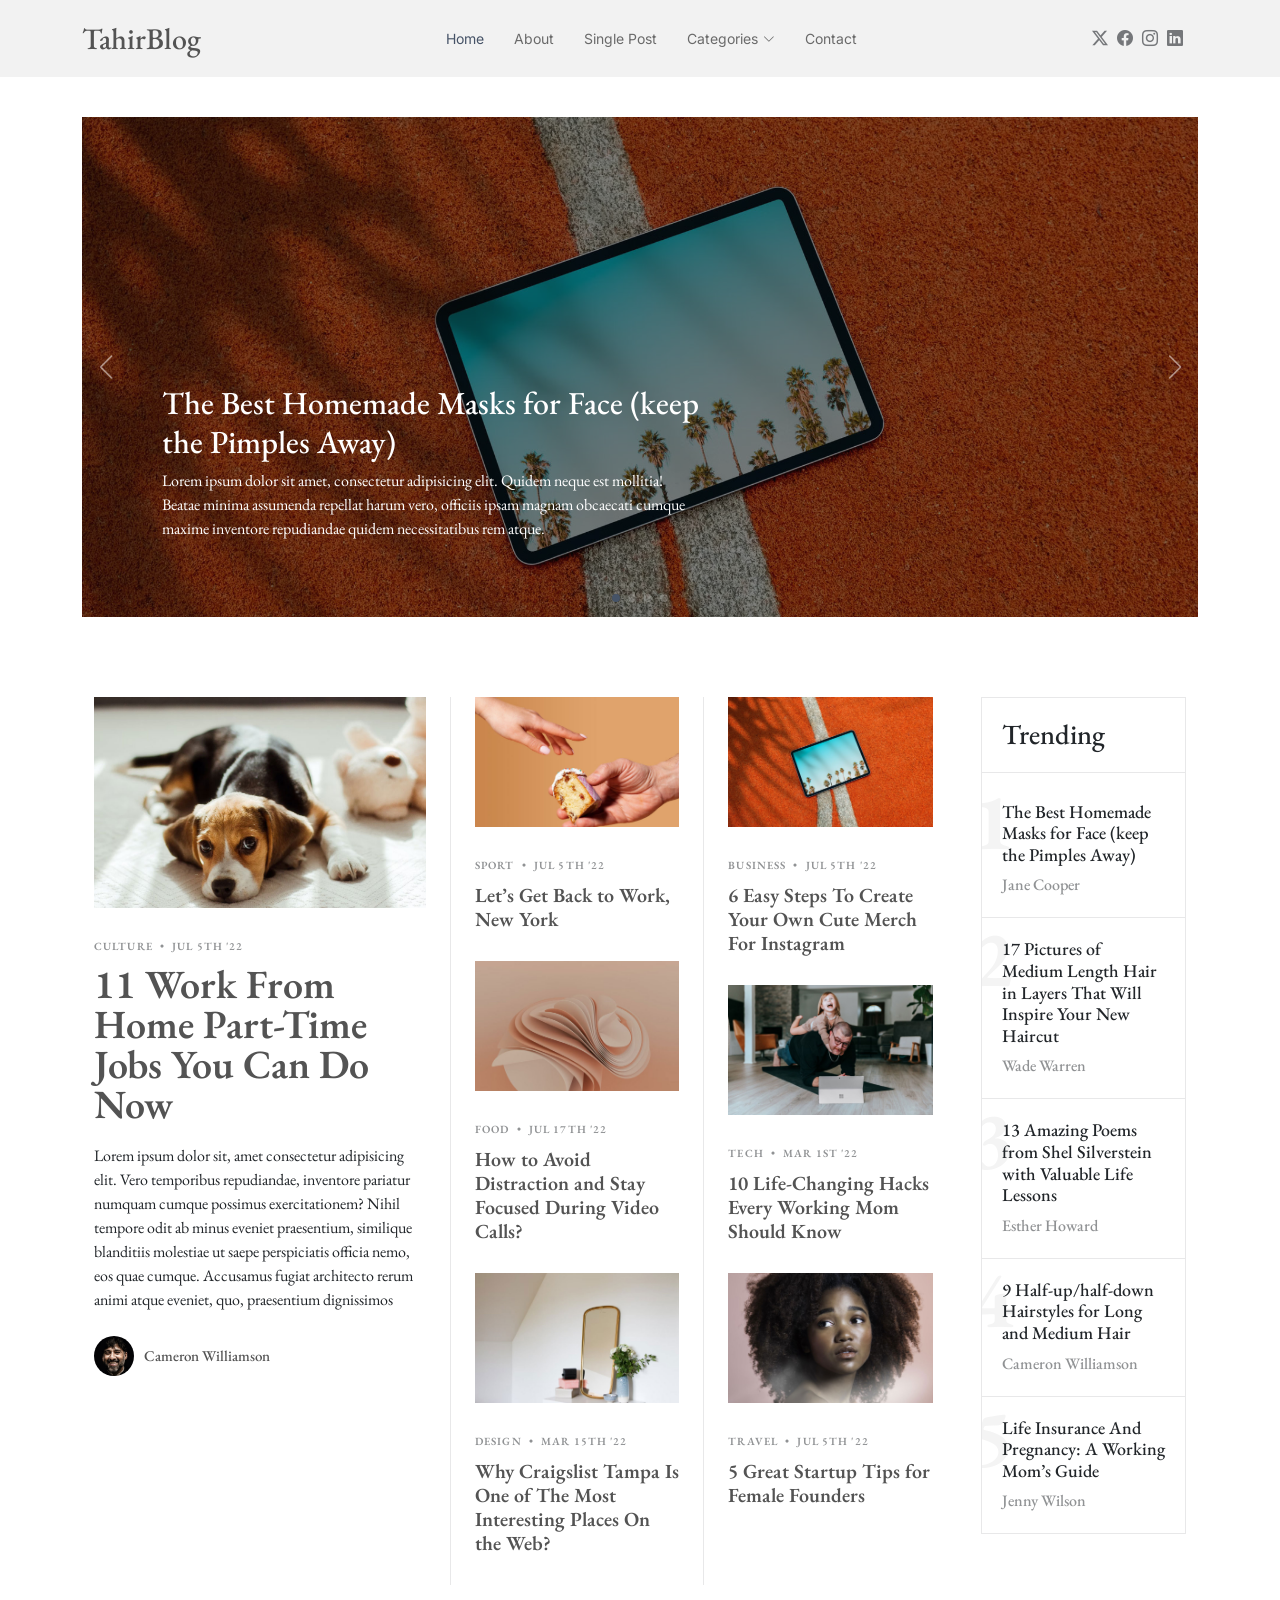
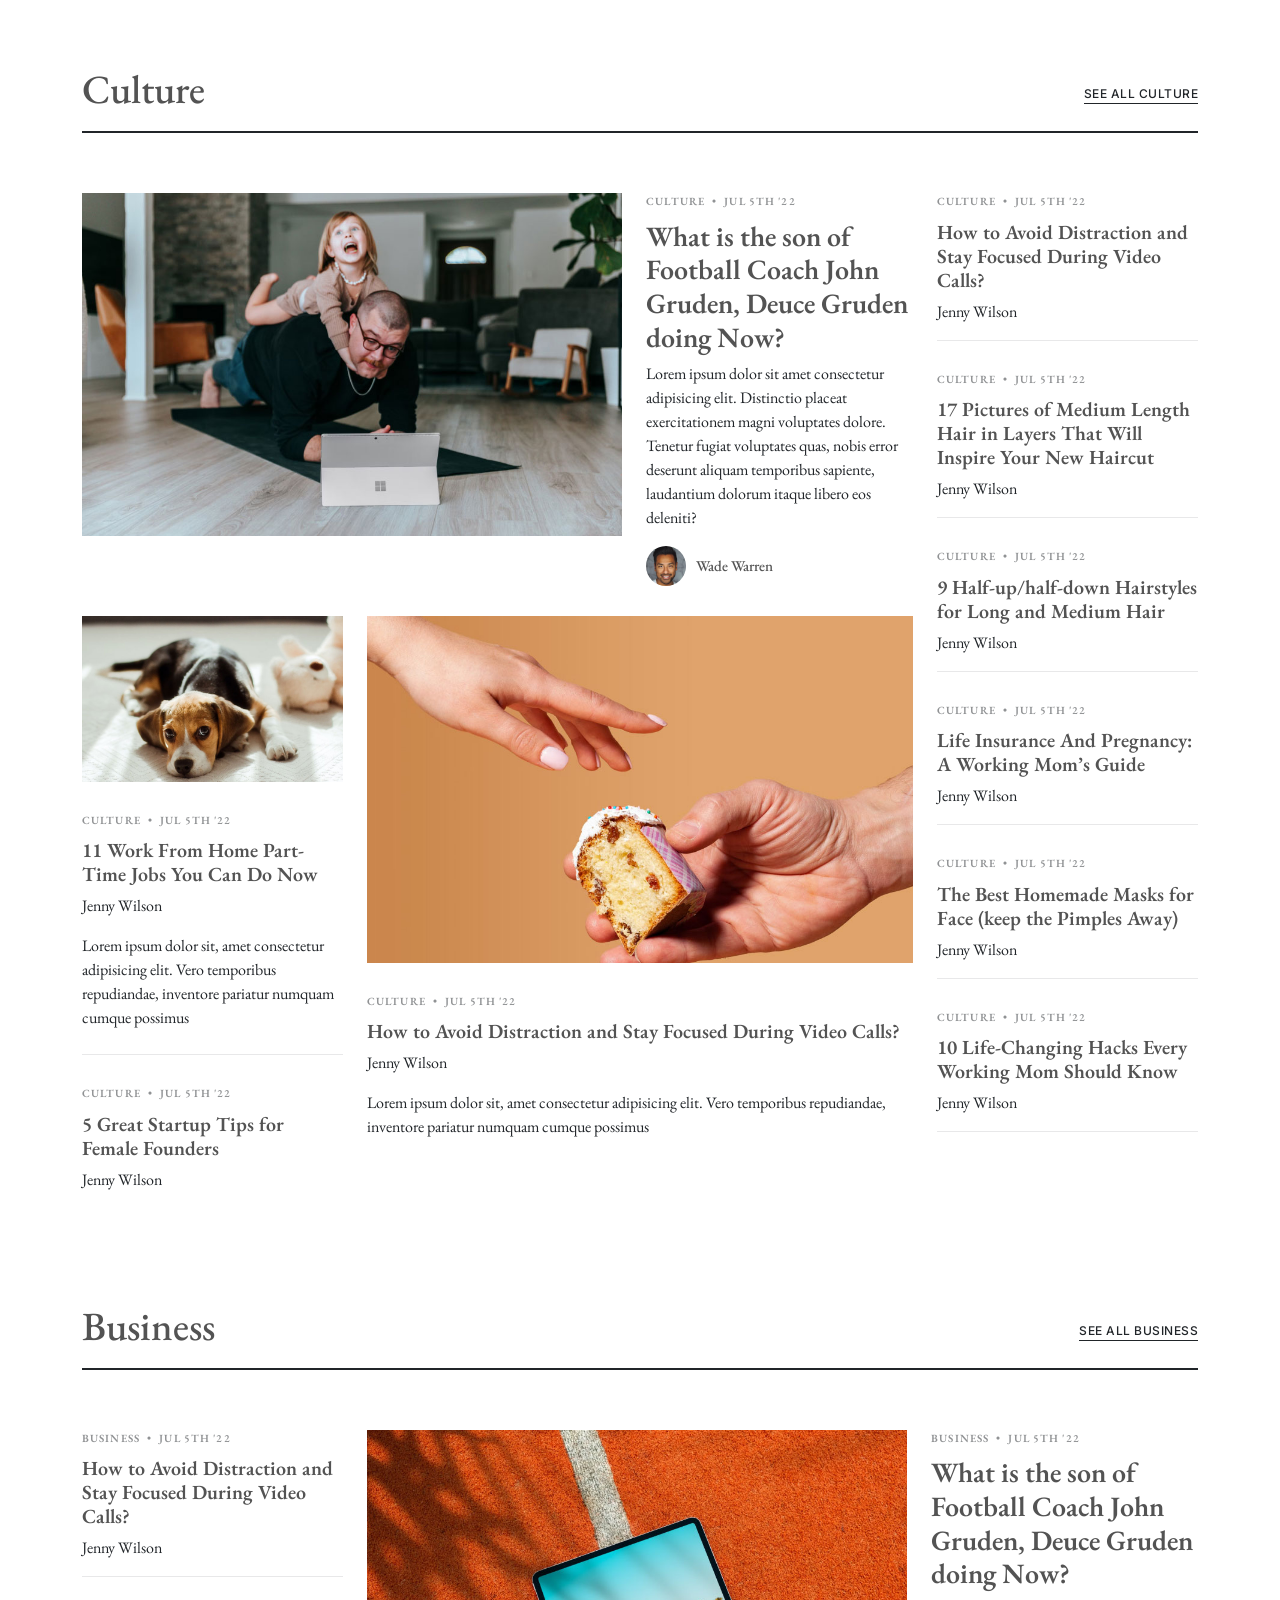
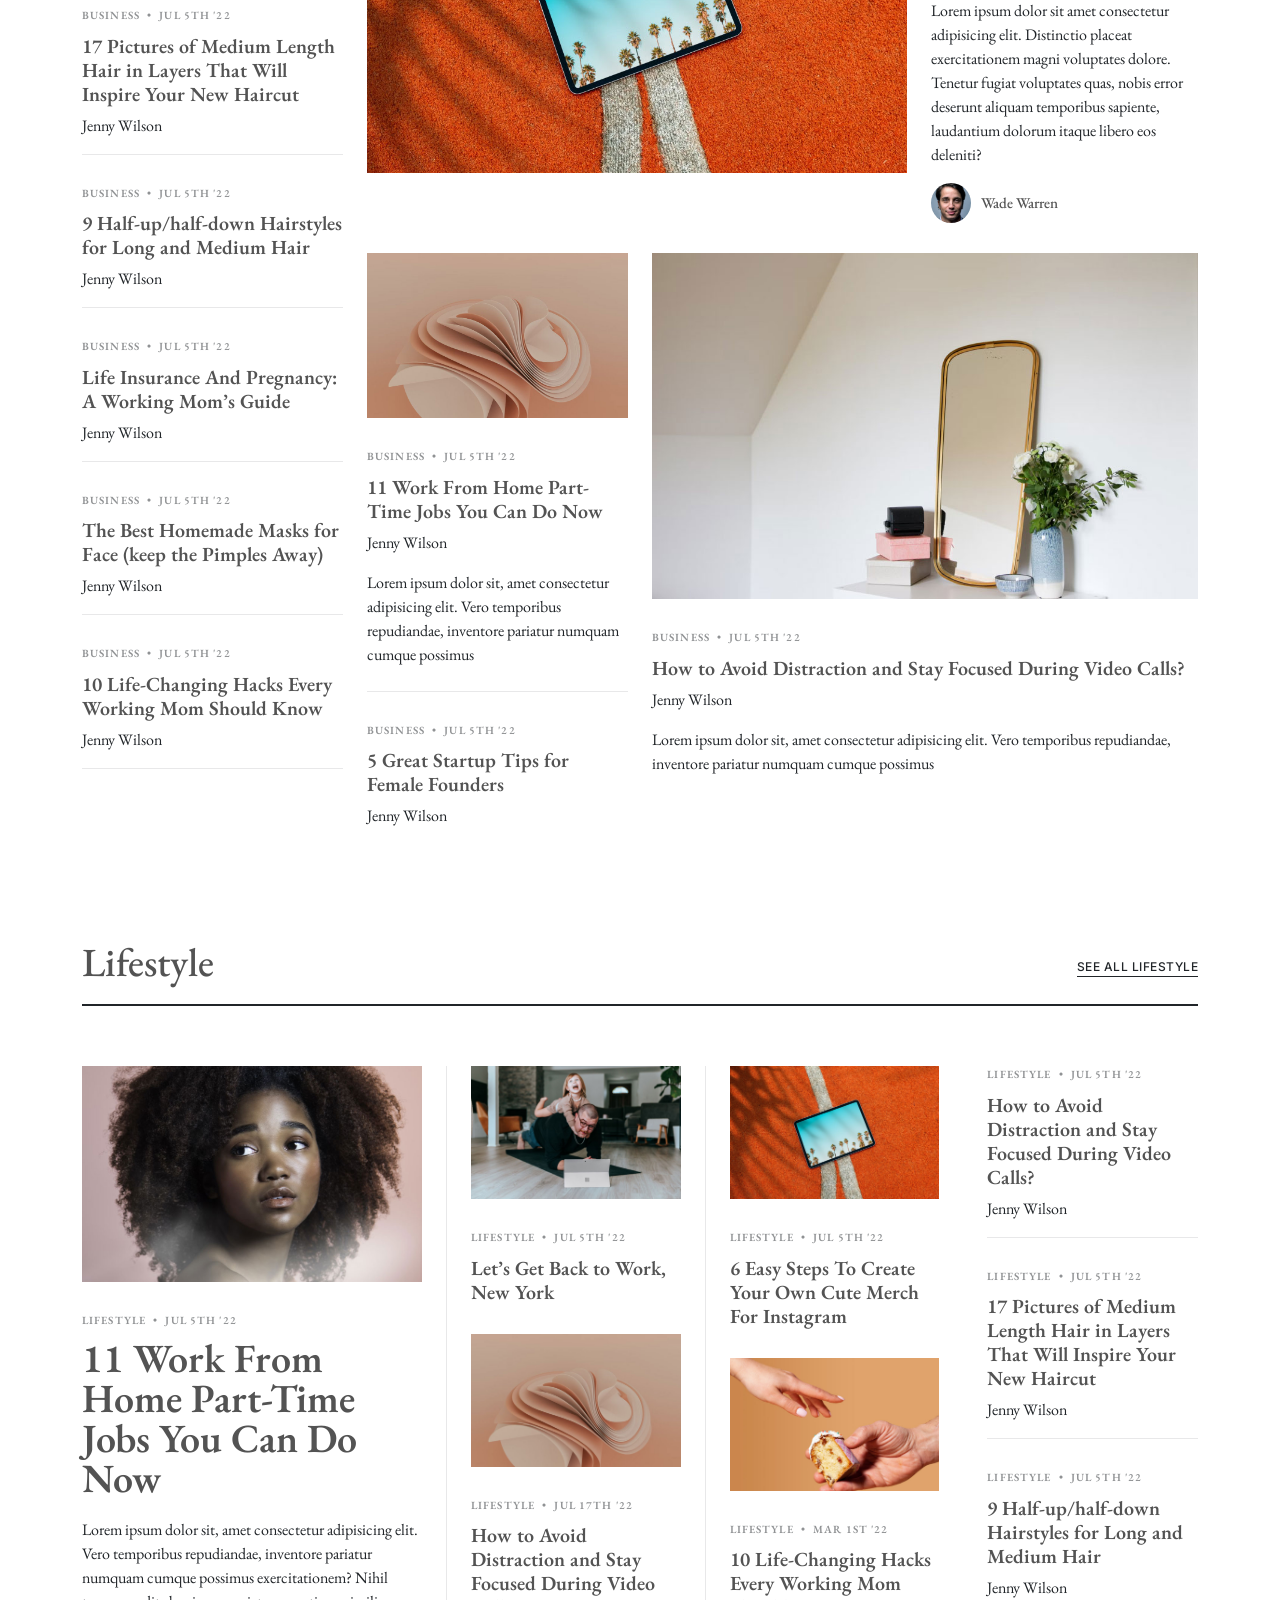
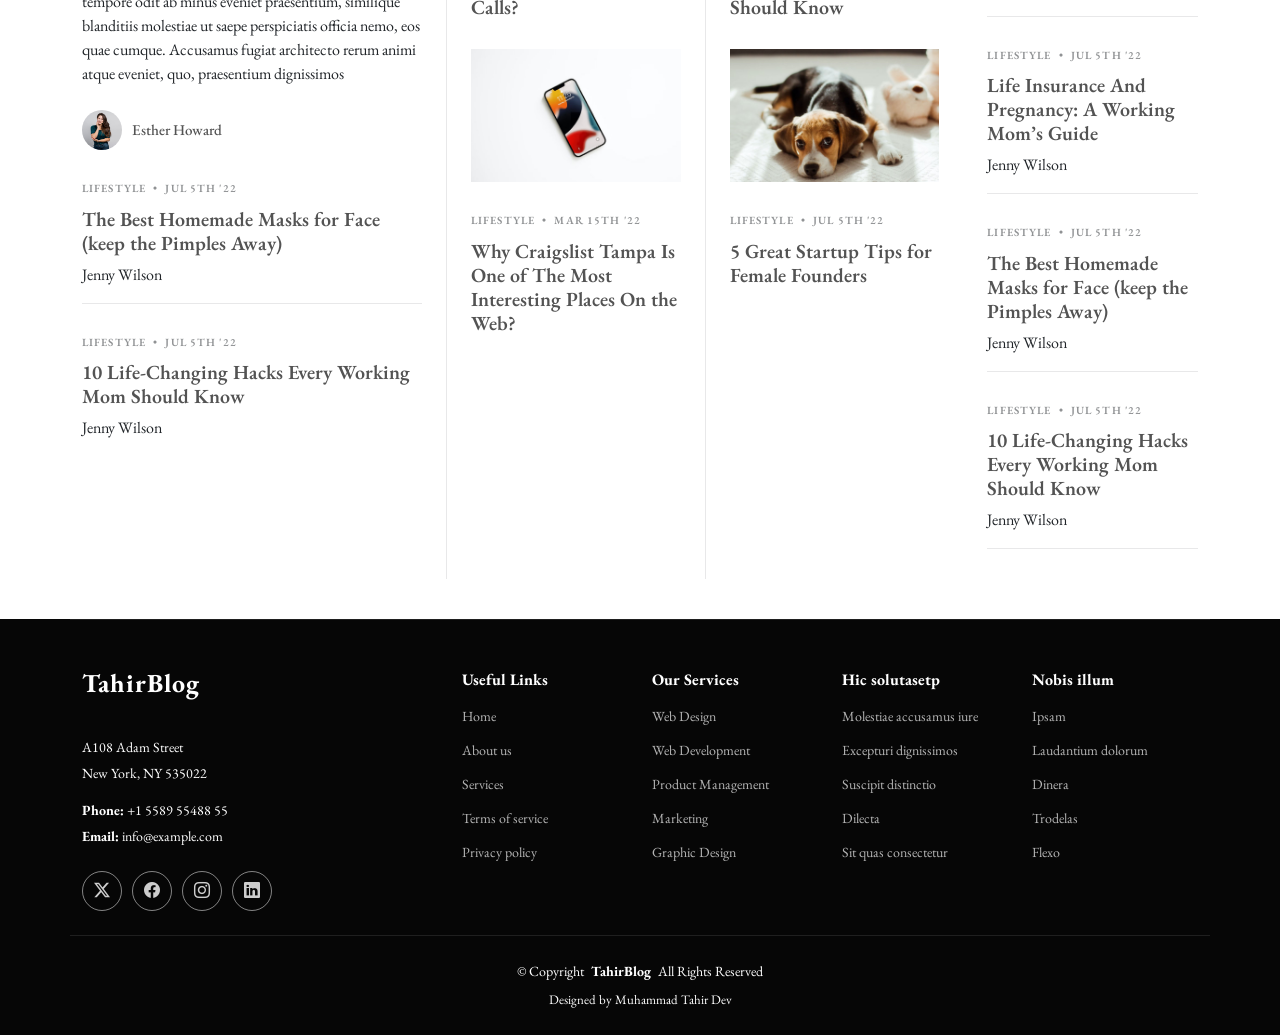
<file: index.html>
<!DOCTYPE html>
<html lang="en">

<head>
  <meta charset="utf-8">
  <meta content="width=device-width, initial-scale=1.0" name="viewport">
  <title>TahirBlog</title>
  <meta name="description" content="">
  <meta name="keywords" content="">

  <!-- Favicons -->
  <link href="assets/img/favicon.png" rel="icon">
  <link href="assets/img/apple-touch-icon.png" rel="apple-touch-icon">

  <!-- Fonts -->
  <link href="https://fonts.googleapis.com" rel="preconnect">
  <link href="https://fonts.gstatic.com" rel="preconnect" crossorigin>
  <link href="https://fonts.googleapis.com/css2?family=Inter:wght@100;200;300;400;500;600;700;800;900&family=EB+Garamond:ital,wght@0,400;0,500;0,600;0,700;0,800;1,400;1,500;1,600;1,700;1,800&display=swap" rel="stylesheet">

  <!-- Vendor CSS Files -->
  <link href="assets/vendor/bootstrap/css/bootstrap.min.css" rel="stylesheet">
  <link href="assets/vendor/bootstrap-icons/bootstrap-icons.css" rel="stylesheet">
  <link href="assets/vendor/aos/aos.css" rel="stylesheet">
  <link href="assets/vendor/swiper/swiper-bundle.min.css" rel="stylesheet">

  <!-- Main CSS File -->
  <link href="assets/css/main.css" rel="stylesheet">

</head>

<body class="index-page">

  <header id="header" class="header d-flex align-items-center sticky-top">
    <div class="container position-relative d-flex align-items-center justify-content-between">

      <a href="index.html" class="logo d-flex align-items-center me-auto me-xl-0">
        <!-- Uncomment the line below if you also wish to use an image logo -->
        <!-- <img src="assets/img/logo.png" alt=""> -->
        <h1 class="sitename">TahirBlog</h1>
      </a>

      <nav id="navmenu" class="navmenu">
        <ul>
          <li><a href="index.html" class="active">Home</a></li>
          <li><a href="about.html">About</a></li>
          <li><a href="single-post.html">Single Post</a></li>
          <li class="dropdown"><a href="#"><span>Categories</span> <i class="bi bi-chevron-down toggle-dropdown"></i></a>
            <ul>
              <li><a href="category.html">Category 1</a></li>
              <li class="dropdown"><a href="#"><span>Deep Dropdown</span> <i class="bi bi-chevron-down toggle-dropdown"></i></a>
                <ul>
                  <li><a href="#">Deep Dropdown 1</a></li>
                  <li><a href="#">Deep Dropdown 2</a></li>
                  <li><a href="#">Deep Dropdown 3</a></li>
                  <li><a href="#">Deep Dropdown 4</a></li>
                  <li><a href="#">Deep Dropdown 5</a></li>
                </ul>
              </li>
              <li><a href="category.html">Category 2</a></li>
              <li><a href="category.html">Category 3</a></li>
              <li><a href="category.html">Category 4</a></li>
            </ul>
          </li>
          <li><a href="contact.html">Contact</a></li>
        </ul>
        <i class="mobile-nav-toggle d-xl-none bi bi-list"></i>
      </nav>

      <div class="header-social-links">
        <a href="#" class="twitter"><i class="bi bi-twitter-x"></i></a>
        <a href="#" class="facebook"><i class="bi bi-facebook"></i></a>
        <a href="#" class="instagram"><i class="bi bi-instagram"></i></a>
        <a href="#" class="linkedin"><i class="bi bi-linkedin"></i></a>
      </div>

    </div>
  </header>

  <main class="main">

    <!-- Slider Section -->
    <section id="slider" class="slider section dark-background">

      <div class="container" data-aos="fade-up" data-aos-delay="100">

        <div class="swiper init-swiper">

          <script type="application/json" class="swiper-config">
            {
              "loop": true,
              "speed": 600,
              "autoplay": {
                "delay": 5000
              },
              "slidesPerView": "auto",
              "centeredSlides": true,
              "pagination": {
                "el": ".swiper-pagination",
                "type": "bullets",
                "clickable": true
              },
              "navigation": {
                "nextEl": ".swiper-button-next",
                "prevEl": ".swiper-button-prev"
              }
            }
          </script>

          <div class="swiper-wrapper">

            <div class="swiper-slide" style="background-image: url('assets/img/post-slide-1.jpg');">
              <div class="content">
                <h2><a href="single-post.html">The Best Homemade Masks for Face (keep the Pimples Away)</a></h2>
                <p>Lorem ipsum dolor sit amet, consectetur adipisicing elit. Quidem neque est mollitia! Beatae minima assumenda repellat harum vero, officiis ipsam magnam obcaecati cumque maxime inventore repudiandae quidem necessitatibus rem atque.</p>
              </div>
            </div>

            <div class="swiper-slide" style="background-image: url('assets/img/post-slide-2.jpg');">
              <div class="content">
                <h2><a href="single-post.html">17 Pictures of Medium Length Hair in Layers That Will Inspire Your New Haircut</a></h2>
                <p>Lorem ipsum dolor sit amet, consectetur adipisicing elit. Quidem neque est mollitia! Beatae minima assumenda repellat harum vero, officiis ipsam magnam obcaecati cumque maxime inventore repudiandae quidem necessitatibus rem atque.</p>
              </div>
            </div>

            <div class="swiper-slide" style="background-image: url('assets/img/post-slide-3.jpg');">
              <div class="content">
                <h2><a href="single-post.html">13 Amazing Poems from Shel Silverstein with Valuable Life Lessons</a></h2>
                <p>Lorem ipsum dolor sit amet, consectetur adipisicing elit. Quidem neque est mollitia! Beatae minima assumenda repellat harum vero, officiis ipsam magnam obcaecati cumque maxime inventore repudiandae quidem necessitatibus rem atque.</p>
              </div>
            </div>

            <div class="swiper-slide" style="background-image: url('assets/img/post-slide-4.jpg');">
              <div class="content">
                <h2><a href="single-post.html">9 Half-up/half-down Hairstyles for Long and Medium Hair</a></h2>
                <p>Lorem ipsum dolor sit amet, consectetur adipisicing elit. Quidem neque est mollitia! Beatae minima assumenda repellat harum vero, officiis ipsam magnam obcaecati cumque maxime inventore repudiandae quidem necessitatibus rem atque.</p>
              </div>
            </div>
          </div>

          <div class="swiper-button-next"></div>
          <div class="swiper-button-prev"></div>

          <div class="swiper-pagination"></div>
        </div>

      </div>

    </section><!-- /Slider Section -->

    <!-- Trending Category Section -->
    <section id="trending-category" class="trending-category section">

      <div class="container" data-aos="fade-up" data-aos-delay="100">

        <div class="container" data-aos="fade-up">
          <div class="row g-5">
            <div class="col-lg-4">

              <div class="post-entry lg">
                <a href="blog-details.html"><img src="assets/img/post-landscape-1.jpg" alt="" class="img-fluid"></a>
                <div class="post-meta"><span class="date">Culture</span> <span class="mx-1">•</span> <span>Jul 5th '22</span></div>
                <h2><a href="blog-details.html">11 Work From Home Part-Time Jobs You Can Do Now</a></h2>
                <p class="mb-4 d-block">Lorem ipsum dolor sit, amet consectetur adipisicing elit. Vero temporibus repudiandae, inventore pariatur numquam cumque possimus exercitationem? Nihil tempore odit ab minus eveniet praesentium, similique blanditiis molestiae ut saepe perspiciatis officia nemo, eos quae cumque. Accusamus fugiat architecto rerum animi atque eveniet, quo, praesentium dignissimos</p>

                <div class="d-flex align-items-center author">
                  <div class="photo"><img src="assets/img/person-1.jpg" alt="" class="img-fluid"></div>
                  <div class="name">
                    <h3 class="m-0 p-0">Cameron Williamson</h3>
                  </div>
                </div>
              </div>

            </div>

            <div class="col-lg-8">
              <div class="row g-5">
                <div class="col-lg-4 border-start custom-border">
                  <div class="post-entry">
                    <a href="blog-details.html"><img src="assets/img/post-landscape-2.jpg" alt="" class="img-fluid"></a>
                    <div class="post-meta"><span class="date">Sport</span> <span class="mx-1">•</span> <span>Jul 5th '22</span></div>
                    <h2><a href="blog-details.html">Let’s Get Back to Work, New York</a></h2>
                  </div>
                  <div class="post-entry">
                    <a href="blog-details.html"><img src="assets/img/post-landscape-5.jpg" alt="" class="img-fluid"></a>
                    <div class="post-meta"><span class="date">Food</span> <span class="mx-1">•</span> <span>Jul 17th '22</span></div>
                    <h2><a href="blog-details.html">How to Avoid Distraction and Stay Focused During Video Calls?</a></h2>
                  </div>
                  <div class="post-entry">
                    <a href="blog-details.html"><img src="assets/img/post-landscape-7.jpg" alt="" class="img-fluid"></a>
                    <div class="post-meta"><span class="date">Design</span> <span class="mx-1">•</span> <span>Mar 15th '22</span></div>
                    <h2><a href="blog-details.html">Why Craigslist Tampa Is One of The Most Interesting Places On the Web?</a></h2>
                  </div>
                </div>
                <div class="col-lg-4 border-start custom-border">
                  <div class="post-entry">
                    <a href="blog-details.html"><img src="assets/img/post-landscape-3.jpg" alt="" class="img-fluid"></a>
                    <div class="post-meta"><span class="date">Business</span> <span class="mx-1">•</span> <span>Jul 5th '22</span></div>
                    <h2><a href="blog-details.html">6 Easy Steps To Create Your Own Cute Merch For Instagram</a></h2>
                  </div>
                  <div class="post-entry">
                    <a href="blog-details.html"><img src="assets/img/post-landscape-6.jpg" alt="" class="img-fluid"></a>
                    <div class="post-meta"><span class="date">Tech</span> <span class="mx-1">•</span> <span>Mar 1st '22</span></div>
                    <h2><a href="blog-details.html">10 Life-Changing Hacks Every Working Mom Should Know</a></h2>
                  </div>
                  <div class="post-entry">
                    <a href="blog-details.html"><img src="assets/img/post-landscape-8.jpg" alt="" class="img-fluid"></a>
                    <div class="post-meta"><span class="date">Travel</span> <span class="mx-1">•</span> <span>Jul 5th '22</span></div>
                    <h2><a href="blog-details.html">5 Great Startup Tips for Female Founders</a></h2>
                  </div>
                </div>

                <!-- Trending Section -->
                <div class="col-lg-4">

                  <div class="trending">
                    <h3>Trending</h3>
                    <ul class="trending-post">
                      <li>
                        <a href="blog-details.html">
                          <span class="number">1</span>
                          <h3>The Best Homemade Masks for Face (keep the Pimples Away)</h3>
                          <span class="author">Jane Cooper</span>
                        </a>
                      </li>
                      <li>
                        <a href="blog-details.html">
                          <span class="number">2</span>
                          <h3>17 Pictures of Medium Length Hair in Layers That Will Inspire Your New Haircut</h3>
                          <span class="author">Wade Warren</span>
                        </a>
                      </li>
                      <li>
                        <a href="blog-details.html">
                          <span class="number">3</span>
                          <h3>13 Amazing Poems from Shel Silverstein with Valuable Life Lessons</h3>
                          <span class="author">Esther Howard</span>
                        </a>
                      </li>
                      <li>
                        <a href="blog-details.html">
                          <span class="number">4</span>
                          <h3>9 Half-up/half-down Hairstyles for Long and Medium Hair</h3>
                          <span class="author">Cameron Williamson</span>
                        </a>
                      </li>
                      <li>
                        <a href="blog-details.html">
                          <span class="number">5</span>
                          <h3>Life Insurance And Pregnancy: A Working Mom’s Guide</h3>
                          <span class="author">Jenny Wilson</span>
                        </a>
                      </li>
                    </ul>
                  </div>

                </div> <!-- End Trending Section -->
              </div>
            </div>

          </div> <!-- End .row -->
        </div>

      </div>

    </section><!-- /Trending Category Section -->

    <!-- Culture Category Section -->
    <section id="culture-category" class="culture-category section">

      <!-- Section Title -->
      <div class="container section-title" data-aos="fade-up">
        <div class="section-title-container d-flex align-items-center justify-content-between">
          <h2>Culture</h2>
          <p><a href="categories.html">See All Culture</a></p>
        </div>
      </div><!-- End Section Title -->

      <div class="container" data-aos="fade-up" data-aos-delay="100">

        <div class="row">
          <div class="col-md-9">

            <div class="d-lg-flex post-entry">
              <a href="blog-details.html" class="me-4 thumbnail mb-4 mb-lg-0 d-inline-block">
                <img src="assets/img/post-landscape-6.jpg" alt="" class="img-fluid">
              </a>
              <div>
                <div class="post-meta"><span class="date">Culture</span> <span class="mx-1">•</span> <span>Jul 5th '22</span></div>
                <h3><a href="blog-details.html">What is the son of Football Coach John Gruden, Deuce Gruden doing Now?</a></h3>
                <p>Lorem ipsum dolor sit amet consectetur adipisicing elit. Distinctio placeat exercitationem magni voluptates dolore. Tenetur fugiat voluptates quas, nobis error deserunt aliquam temporibus sapiente, laudantium dolorum itaque libero eos deleniti?</p>
                <div class="d-flex align-items-center author">
                  <div class="photo"><img src="assets/img/person-2.jpg" alt="" class="img-fluid"></div>
                  <div class="name">
                    <h3 class="m-0 p-0">Wade Warren</h3>
                  </div>
                </div>
              </div>
            </div>

            <div class="row">
              <div class="col-lg-4">
                <div class="post-list border-bottom">
                  <a href="blog-details.html"><img src="assets/img/post-landscape-1.jpg" alt="" class="img-fluid"></a>
                  <div class="post-meta"><span class="date">Culture</span> <span class="mx-1">•</span> <span>Jul 5th '22</span></div>
                  <h2 class="mb-2"><a href="blog-details.html">11 Work From Home Part-Time Jobs You Can Do Now</a></h2>
                  <span class="author mb-3 d-block">Jenny Wilson</span>
                  <p class="mb-4 d-block">Lorem ipsum dolor sit, amet consectetur adipisicing elit. Vero temporibus repudiandae, inventore pariatur numquam cumque possimus</p>
                </div>

                <div class="post-list">
                  <div class="post-meta"><span class="date">Culture</span> <span class="mx-1">•</span> <span>Jul 5th '22</span></div>
                  <h2 class="mb-2"><a href="blog-details.html">5 Great Startup Tips for Female Founders</a></h2>
                  <span class="author mb-3 d-block">Jenny Wilson</span>
                </div>
              </div>
              <div class="col-lg-8">
                <div class="post-list">
                  <a href="blog-details.html"><img src="assets/img/post-landscape-2.jpg" alt="" class="img-fluid"></a>
                  <div class="post-meta"><span class="date">Culture</span> <span class="mx-1">•</span> <span>Jul 5th '22</span></div>
                  <h2 class="mb-2"><a href="blog-details.html">How to Avoid Distraction and Stay Focused During Video Calls?</a></h2>
                  <span class="author mb-3 d-block">Jenny Wilson</span>
                  <p class="mb-4 d-block">Lorem ipsum dolor sit, amet consectetur adipisicing elit. Vero temporibus repudiandae, inventore pariatur numquam cumque possimus</p>
                </div>
              </div>
            </div>
          </div>

          <div class="col-md-3">
            <div class="post-list border-bottom">
              <div class="post-meta"><span class="date">Culture</span> <span class="mx-1">•</span> <span>Jul 5th '22</span></div>
              <h2 class="mb-2"><a href="blog-details.html">How to Avoid Distraction and Stay Focused During Video Calls?</a></h2>
              <span class="author mb-3 d-block">Jenny Wilson</span>
            </div>

            <div class="post-list border-bottom">
              <div class="post-meta"><span class="date">Culture</span> <span class="mx-1">•</span> <span>Jul 5th '22</span></div>
              <h2 class="mb-2"><a href="blog-details.html">17 Pictures of Medium Length Hair in Layers That Will Inspire Your New Haircut</a></h2>
              <span class="author mb-3 d-block">Jenny Wilson</span>
            </div>

            <div class="post-list border-bottom">
              <div class="post-meta"><span class="date">Culture</span> <span class="mx-1">•</span> <span>Jul 5th '22</span></div>
              <h2 class="mb-2"><a href="blog-details.html">9 Half-up/half-down Hairstyles for Long and Medium Hair</a></h2>
              <span class="author mb-3 d-block">Jenny Wilson</span>
            </div>

            <div class="post-list border-bottom">
              <div class="post-meta"><span class="date">Culture</span> <span class="mx-1">•</span> <span>Jul 5th '22</span></div>
              <h2 class="mb-2"><a href="blog-details.html">Life Insurance And Pregnancy: A Working Mom’s Guide</a></h2>
              <span class="author mb-3 d-block">Jenny Wilson</span>
            </div>

            <div class="post-list border-bottom">
              <div class="post-meta"><span class="date">Culture</span> <span class="mx-1">•</span> <span>Jul 5th '22</span></div>
              <h2 class="mb-2"><a href="blog-details.html">The Best Homemade Masks for Face (keep the Pimples Away)</a></h2>
              <span class="author mb-3 d-block">Jenny Wilson</span>
            </div>

            <div class="post-list border-bottom">
              <div class="post-meta"><span class="date">Culture</span> <span class="mx-1">•</span> <span>Jul 5th '22</span></div>
              <h2 class="mb-2"><a href="blog-details.html">10 Life-Changing Hacks Every Working Mom Should Know</a></h2>
              <span class="author mb-3 d-block">Jenny Wilson</span>
            </div>
          </div>
        </div>

      </div>

    </section><!-- /Culture Category Section -->

    <!-- Business Category Section -->
    <section id="business-category" class="business-category section">

      <!-- Section Title -->
      <div class="container section-title" data-aos="fade-up">
        <div class="section-title-container d-flex align-items-center justify-content-between">
          <h2>Business</h2>
          <p><a href="categories.html">See All Business</a></p>
        </div>
      </div><!-- End Section Title -->

      <div class="container" data-aos="fade-up" data-aos-delay="100">

        <div class="row">
          <div class="col-md-9 order-md-2">

            <div class="d-lg-flex post-entry">
              <a href="blog-details.html" class="me-4 thumbnail d-inline-block mb-4 mb-lg-0">
                <img src="assets/img/post-landscape-3.jpg" alt="" class="img-fluid">
              </a>
              <div>
                <div class="post-meta"><span class="date">Business</span> <span class="mx-1">•</span> <span>Jul 5th '22</span></div>
                <h3><a href="blog-details.html">What is the son of Football Coach John Gruden, Deuce Gruden doing Now?</a></h3>
                <p>Lorem ipsum dolor sit amet consectetur adipisicing elit. Distinctio placeat exercitationem magni voluptates dolore. Tenetur fugiat voluptates quas, nobis error deserunt aliquam temporibus sapiente, laudantium dolorum itaque libero eos deleniti?</p>
                <div class="d-flex align-items-center author">
                  <div class="photo"><img src="assets/img/person-4.jpg" alt="" class="img-fluid"></div>
                  <div class="name">
                    <h3 class="m-0 p-0">Wade Warren</h3>
                  </div>
                </div>
              </div>
            </div>

            <div class="row">
              <div class="col-lg-4">
                <div class="post-list border-bottom">
                  <a href="blog-details.html"><img src="assets/img/post-landscape-5.jpg" alt="" class="img-fluid"></a>
                  <div class="post-meta"><span class="date">Business</span> <span class="mx-1">•</span> <span>Jul 5th '22</span></div>
                  <h2 class="mb-2"><a href="blog-details.html">11 Work From Home Part-Time Jobs You Can Do Now</a></h2>
                  <span class="author mb-3 d-block">Jenny Wilson</span>
                  <p class="mb-4 d-block">Lorem ipsum dolor sit, amet consectetur adipisicing elit. Vero temporibus repudiandae, inventore pariatur numquam cumque possimus</p>
                </div>

                <div class="post-list">
                  <div class="post-meta"><span class="date">Business</span> <span class="mx-1">•</span> <span>Jul 5th '22</span></div>
                  <h2 class="mb-2"><a href="blog-details.html">5 Great Startup Tips for Female Founders</a></h2>
                  <span class="author mb-3 d-block">Jenny Wilson</span>
                </div>
              </div>
              <div class="col-lg-8">
                <div class="post-list">
                  <a href="blog-details.html"><img src="assets/img/post-landscape-7.jpg" alt="" class="img-fluid"></a>
                  <div class="post-meta"><span class="date">Business</span> <span class="mx-1">•</span> <span>Jul 5th '22</span></div>
                  <h2 class="mb-2"><a href="blog-details.html">How to Avoid Distraction and Stay Focused During Video Calls?</a></h2>
                  <span class="author mb-3 d-block">Jenny Wilson</span>
                  <p class="mb-4 d-block">Lorem ipsum dolor sit, amet consectetur adipisicing elit. Vero temporibus repudiandae, inventore pariatur numquam cumque possimus</p>
                </div>
              </div>
            </div>
          </div>
          <div class="col-md-3">
            <div class="post-list border-bottom">
              <div class="post-meta"><span class="date">Business</span> <span class="mx-1">•</span> <span>Jul 5th '22</span></div>
              <h2 class="mb-2"><a href="blog-details.html">How to Avoid Distraction and Stay Focused During Video Calls?</a></h2>
              <span class="author mb-3 d-block">Jenny Wilson</span>
            </div>

            <div class="post-list border-bottom">
              <div class="post-meta"><span class="date">Business</span> <span class="mx-1">•</span> <span>Jul 5th '22</span></div>
              <h2 class="mb-2"><a href="blog-details.html">17 Pictures of Medium Length Hair in Layers That Will Inspire Your New Haircut</a></h2>
              <span class="author mb-3 d-block">Jenny Wilson</span>
            </div>

            <div class="post-list border-bottom">
              <div class="post-meta"><span class="date">Business</span> <span class="mx-1">•</span> <span>Jul 5th '22</span></div>
              <h2 class="mb-2"><a href="blog-details.html">9 Half-up/half-down Hairstyles for Long and Medium Hair</a></h2>
              <span class="author mb-3 d-block">Jenny Wilson</span>
            </div>

            <div class="post-list border-bottom">
              <div class="post-meta"><span class="date">Business</span> <span class="mx-1">•</span> <span>Jul 5th '22</span></div>
              <h2 class="mb-2"><a href="blog-details.html">Life Insurance And Pregnancy: A Working Mom’s Guide</a></h2>
              <span class="author mb-3 d-block">Jenny Wilson</span>
            </div>

            <div class="post-list border-bottom">
              <div class="post-meta"><span class="date">Business</span> <span class="mx-1">•</span> <span>Jul 5th '22</span></div>
              <h2 class="mb-2"><a href="blog-details.html">The Best Homemade Masks for Face (keep the Pimples Away)</a></h2>
              <span class="author mb-3 d-block">Jenny Wilson</span>
            </div>

            <div class="post-list border-bottom">
              <div class="post-meta"><span class="date">Business</span> <span class="mx-1">•</span> <span>Jul 5th '22</span></div>
              <h2 class="mb-2"><a href="blog-details.html">10 Life-Changing Hacks Every Working Mom Should Know</a></h2>
              <span class="author mb-3 d-block">Jenny Wilson</span>
            </div>
          </div>
        </div>

      </div>

    </section><!-- /Business Category Section -->

    <!-- Lifestyle Category Section -->
    <section id="lifestyle-category" class="lifestyle-category section">

      <!-- Section Title -->
      <div class="container section-title" data-aos="fade-up">
        <div class="section-title-container d-flex align-items-center justify-content-between">
          <h2>Lifestyle</h2>
          <p><a href="categories.html">See All Lifestyle</a></p>
        </div>
      </div><!-- End Section Title -->

      <div class="container" data-aos="fade-up" data-aos-delay="100">

        <div class="row g-5">
          <div class="col-lg-4">
            <div class="post-list lg">
              <a href="blog-details.html"><img src="assets/img/post-landscape-8.jpg" alt="" class="img-fluid"></a>
              <div class="post-meta"><span class="date">Lifestyle</span> <span class="mx-1">•</span> <span>Jul 5th '22</span></div>
              <h2><a href="blog-details.html">11 Work From Home Part-Time Jobs You Can Do Now</a></h2>
              <p class="mb-4 d-block">Lorem ipsum dolor sit, amet consectetur adipisicing elit. Vero temporibus repudiandae, inventore pariatur numquam cumque possimus exercitationem? Nihil tempore odit ab minus eveniet praesentium, similique blanditiis molestiae ut saepe perspiciatis officia nemo, eos quae cumque. Accusamus fugiat architecto rerum animi atque eveniet, quo, praesentium dignissimos</p>

              <div class="d-flex align-items-center author">
                <div class="photo"><img src="assets/img/person-7.jpg" alt="" class="img-fluid"></div>
                <div class="name">
                  <h3 class="m-0 p-0">Esther Howard</h3>
                </div>
              </div>
            </div>

            <div class="post-list border-bottom">
              <div class="post-meta"><span class="date">Lifestyle</span> <span class="mx-1">•</span> <span>Jul 5th '22</span></div>
              <h2 class="mb-2"><a href="blog-details.html">The Best Homemade Masks for Face (keep the Pimples Away)</a></h2>
              <span class="author mb-3 d-block">Jenny Wilson</span>
            </div>

            <div class="post-list">
              <div class="post-meta"><span class="date">Lifestyle</span> <span class="mx-1">•</span> <span>Jul 5th '22</span></div>
              <h2 class="mb-2"><a href="blog-details.html">10 Life-Changing Hacks Every Working Mom Should Know</a></h2>
              <span class="author mb-3 d-block">Jenny Wilson</span>
            </div>

          </div>

          <div class="col-lg-8">
            <div class="row g-5">
              <div class="col-lg-4 border-start custom-border">
                <div class="post-list">
                  <a href="blog-details.html"><img src="assets/img/post-landscape-6.jpg" alt="" class="img-fluid"></a>
                  <div class="post-meta"><span class="date">Lifestyle</span> <span class="mx-1">•</span> <span>Jul 5th '22</span></div>
                  <h2><a href="blog-details.html">Let’s Get Back to Work, New York</a></h2>
                </div>
                <div class="post-list">
                  <a href="blog-details.html"><img src="assets/img/post-landscape-5.jpg" alt="" class="img-fluid"></a>
                  <div class="post-meta"><span class="date">Lifestyle</span> <span class="mx-1">•</span> <span>Jul 17th '22</span></div>
                  <h2><a href="blog-details.html">How to Avoid Distraction and Stay Focused During Video Calls?</a></h2>
                </div>
                <div class="post-list">
                  <a href="blog-details.html"><img src="assets/img/post-landscape-4.jpg" alt="" class="img-fluid"></a>
                  <div class="post-meta"><span class="date">Lifestyle</span> <span class="mx-1">•</span> <span>Mar 15th '22</span></div>
                  <h2><a href="blog-details.html">Why Craigslist Tampa Is One of The Most Interesting Places On the Web?</a></h2>
                </div>
              </div>
              <div class="col-lg-4 border-start custom-border">
                <div class="post-list">
                  <a href="blog-details.html"><img src="assets/img/post-landscape-3.jpg" alt="" class="img-fluid"></a>
                  <div class="post-meta"><span class="date">Lifestyle</span> <span class="mx-1">•</span> <span>Jul 5th '22</span></div>
                  <h2><a href="blog-details.html">6 Easy Steps To Create Your Own Cute Merch For Instagram</a></h2>
                </div>
                <div class="post-list">
                  <a href="blog-details.html"><img src="assets/img/post-landscape-2.jpg" alt="" class="img-fluid"></a>
                  <div class="post-meta"><span class="date">Lifestyle</span> <span class="mx-1">•</span> <span>Mar 1st '22</span></div>
                  <h2><a href="blog-details.html">10 Life-Changing Hacks Every Working Mom Should Know</a></h2>
                </div>
                <div class="post-list">
                  <a href="blog-details.html"><img src="assets/img/post-landscape-1.jpg" alt="" class="img-fluid"></a>
                  <div class="post-meta"><span class="date">Lifestyle</span> <span class="mx-1">•</span> <span>Jul 5th '22</span></div>
                  <h2><a href="blog-details.html">5 Great Startup Tips for Female Founders</a></h2>
                </div>
              </div>
              <div class="col-lg-4">

                <div class="post-list border-bottom">
                  <div class="post-meta"><span class="date">Lifestyle</span> <span class="mx-1">•</span> <span>Jul 5th '22</span></div>
                  <h2 class="mb-2"><a href="blog-details.html">How to Avoid Distraction and Stay Focused During Video Calls?</a></h2>
                  <span class="author mb-3 d-block">Jenny Wilson</span>
                </div>

                <div class="post-list border-bottom">
                  <div class="post-meta"><span class="date">Lifestyle</span> <span class="mx-1">•</span> <span>Jul 5th '22</span></div>
                  <h2 class="mb-2"><a href="blog-details.html">17 Pictures of Medium Length Hair in Layers That Will Inspire Your New Haircut</a></h2>
                  <span class="author mb-3 d-block">Jenny Wilson</span>
                </div>

                <div class="post-list border-bottom">
                  <div class="post-meta"><span class="date">Lifestyle</span> <span class="mx-1">•</span> <span>Jul 5th '22</span></div>
                  <h2 class="mb-2"><a href="blog-details.html">9 Half-up/half-down Hairstyles for Long and Medium Hair</a></h2>
                  <span class="author mb-3 d-block">Jenny Wilson</span>
                </div>

                <div class="post-list border-bottom">
                  <div class="post-meta"><span class="date">Lifestyle</span> <span class="mx-1">•</span> <span>Jul 5th '22</span></div>
                  <h2 class="mb-2"><a href="blog-details.html">Life Insurance And Pregnancy: A Working Mom’s Guide</a></h2>
                  <span class="author mb-3 d-block">Jenny Wilson</span>
                </div>

                <div class="post-list border-bottom">
                  <div class="post-meta"><span class="date">Lifestyle</span> <span class="mx-1">•</span> <span>Jul 5th '22</span></div>
                  <h2 class="mb-2"><a href="blog-details.html">The Best Homemade Masks for Face (keep the Pimples Away)</a></h2>
                  <span class="author mb-3 d-block">Jenny Wilson</span>
                </div>

                <div class="post-list border-bottom">
                  <div class="post-meta"><span class="date">Lifestyle</span> <span class="mx-1">•</span> <span>Jul 5th '22</span></div>
                  <h2 class="mb-2"><a href="blog-details.html">10 Life-Changing Hacks Every Working Mom Should Know</a></h2>
                  <span class="author mb-3 d-block">Jenny Wilson</span>
                </div>

              </div>
            </div>
          </div>

        </div>

      </div>

    </section><!-- /Lifestyle Category Section -->

  </main>

  <footer id="footer" class="footer dark-background">

    <div class="container footer-top">
      <div class="row gy-4">
        <div class="col-lg-4 col-md-6 footer-about">
          <a href="index.html" class="logo d-flex align-items-center">
            <span class="sitename">TahirBlog</span>
          </a>
          <div class="footer-contact pt-3">
            <p>A108 Adam Street</p>
            <p>New York, NY 535022</p>
            <p class="mt-3"><strong>Phone:</strong> <span>+1 5589 55488 55</span></p>
            <p><strong>Email:</strong> <span>info@example.com</span></p>
          </div>
          <div class="social-links d-flex mt-4">
            <a href=""><i class="bi bi-twitter-x"></i></a>
            <a href=""><i class="bi bi-facebook"></i></a>
            <a href=""><i class="bi bi-instagram"></i></a>
            <a href=""><i class="bi bi-linkedin"></i></a>
          </div>
        </div>

        <div class="col-lg-2 col-md-3 footer-links">
          <h4>Useful Links</h4>
          <ul>
            <li><a href="#">Home</a></li>
            <li><a href="#">About us</a></li>
            <li><a href="#">Services</a></li>
            <li><a href="#">Terms of service</a></li>
            <li><a href="#">Privacy policy</a></li>
          </ul>
        </div>

        <div class="col-lg-2 col-md-3 footer-links">
          <h4>Our Services</h4>
          <ul>
            <li><a href="#">Web Design</a></li>
            <li><a href="#">Web Development</a></li>
            <li><a href="#">Product Management</a></li>
            <li><a href="#">Marketing</a></li>
            <li><a href="#">Graphic Design</a></li>
          </ul>
        </div>

        <div class="col-lg-2 col-md-3 footer-links">
          <h4>Hic solutasetp</h4>
          <ul>
            <li><a href="#">Molestiae accusamus iure</a></li>
            <li><a href="#">Excepturi dignissimos</a></li>
            <li><a href="#">Suscipit distinctio</a></li>
            <li><a href="#">Dilecta</a></li>
            <li><a href="#">Sit quas consectetur</a></li>
          </ul>
        </div>

        <div class="col-lg-2 col-md-3 footer-links">
          <h4>Nobis illum</h4>
          <ul>
            <li><a href="#">Ipsam</a></li>
            <li><a href="#">Laudantium dolorum</a></li>
            <li><a href="#">Dinera</a></li>
            <li><a href="#">Trodelas</a></li>
            <li><a href="#">Flexo</a></li>
          </ul>
        </div>

      </div>
    </div>

    <div class="container copyright text-center mt-4">
      <p>© <span>Copyright</span> <strong class="px-1 sitename">TahirBlog</strong> <span>All Rights Reserved</span></p>
      <div class="credits">
        Designed by Muhammad Tahir Dev
      </div>
    </div>

  </footer>

  <!-- Scroll Top -->
  <a href="#" id="scroll-top" class="scroll-top d-flex align-items-center justify-content-center"><i class="bi bi-arrow-up-short"></i></a>

  <!-- Preloader -->
  <div id="preloader"></div>

  <!-- Vendor JS Files -->
  <script src="assets/vendor/bootstrap/js/bootstrap.bundle.min.js"></script>
  <script src="assets/vendor/php-email-form/validate.js"></script>
  <script src="assets/vendor/aos/aos.js"></script>
  <script src="assets/vendor/swiper/swiper-bundle.min.js"></script>

  <!-- Main JS File -->
  <script src="assets/js/main.js"></script>

</body>

</html>
</file>
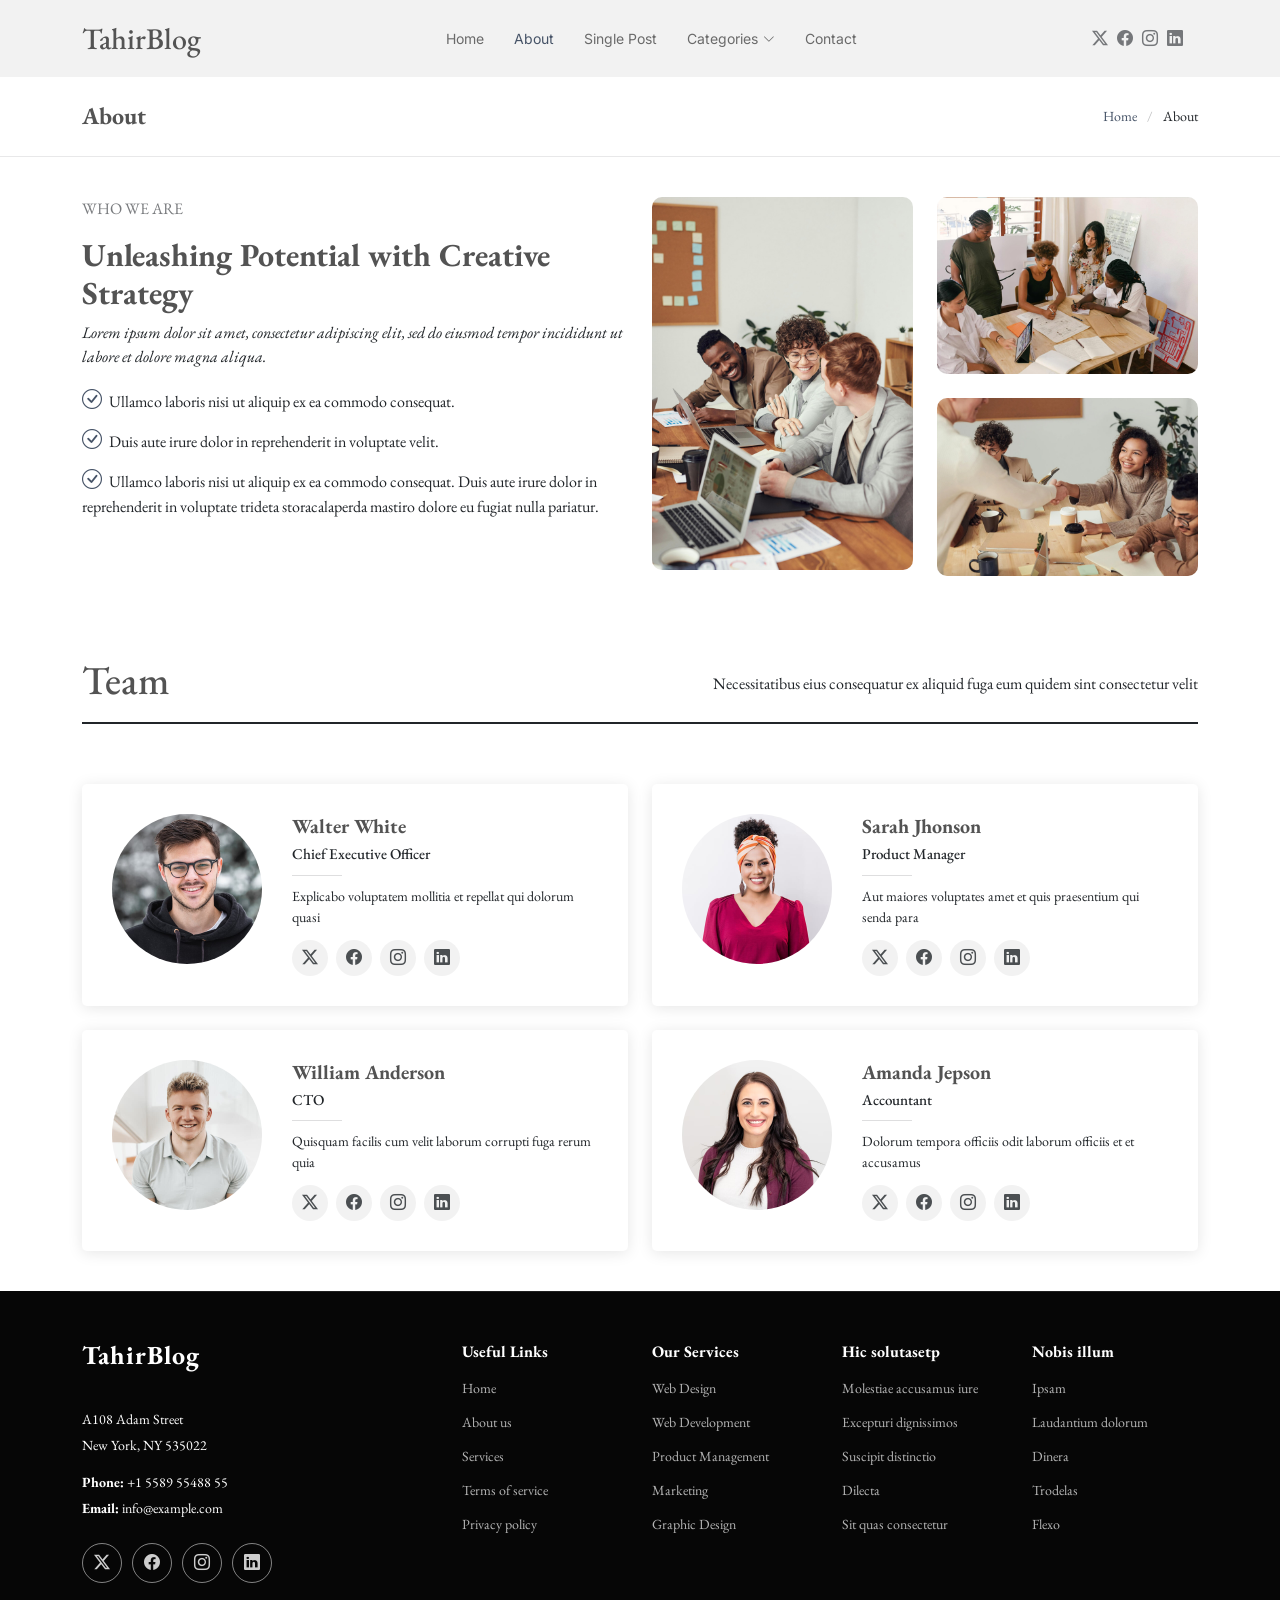
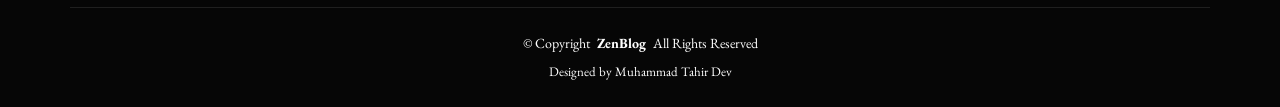
<file: about.html>
<!DOCTYPE html>
<html lang="en">

<head>
  <meta charset="utf-8">
  <meta content="width=device-width, initial-scale=1.0" name="viewport">
  <title>About - TahirBlog</title>
  <meta name="description" content="">
  <meta name="keywords" content="">

  <!-- Favicons -->
  <link href="assets/img/favicon.png" rel="icon">
  <link href="assets/img/apple-touch-icon.png" rel="apple-touch-icon">

  <!-- Fonts -->
  <link href="https://fonts.googleapis.com" rel="preconnect">
  <link href="https://fonts.gstatic.com" rel="preconnect" crossorigin>
  <link href="https://fonts.googleapis.com/css2?family=Inter:wght@100;200;300;400;500;600;700;800;900&family=EB+Garamond:ital,wght@0,400;0,500;0,600;0,700;0,800;1,400;1,500;1,600;1,700;1,800&display=swap" rel="stylesheet">

  <!-- Vendor CSS Files -->
  <link href="assets/vendor/bootstrap/css/bootstrap.min.css" rel="stylesheet">
  <link href="assets/vendor/bootstrap-icons/bootstrap-icons.css" rel="stylesheet">
  <link href="assets/vendor/aos/aos.css" rel="stylesheet">
  <link href="assets/vendor/swiper/swiper-bundle.min.css" rel="stylesheet">

  <!-- Main CSS File -->
  <link href="assets/css/main.css" rel="stylesheet">
</head>

<body class="about-page">

  <header id="header" class="header d-flex align-items-center sticky-top">
    <div class="container position-relative d-flex align-items-center justify-content-between">

      <a href="index.html" class="logo d-flex align-items-center me-auto me-xl-0">
        <!-- Uncomment the line below if you also wish to use an image logo -->
        <!-- <img src="assets/img/logo.png" alt=""> -->
        <h1 class="sitename">TahirBlog</h1>
      </a>

      <nav id="navmenu" class="navmenu">
        <ul>
          <li><a href="index.html">Home</a></li>
          <li><a href="about.html" class="active">About</a></li>
          <li><a href="single-post.html">Single Post</a></li>
          <li class="dropdown"><a href="#"><span>Categories</span> <i class="bi bi-chevron-down toggle-dropdown"></i></a>
            <ul>
              <li><a href="category.html">Category 1</a></li>
              <li class="dropdown"><a href="#"><span>Deep Dropdown</span> <i class="bi bi-chevron-down toggle-dropdown"></i></a>
                <ul>
                  <li><a href="#">Deep Dropdown 1</a></li>
                  <li><a href="#">Deep Dropdown 2</a></li>
                  <li><a href="#">Deep Dropdown 3</a></li>
                  <li><a href="#">Deep Dropdown 4</a></li>
                  <li><a href="#">Deep Dropdown 5</a></li>
                </ul>
              </li>
              <li><a href="category.html">Category 2</a></li>
              <li><a href="category.html">Category 3</a></li>
              <li><a href="category.html">Category 4</a></li>
            </ul>
          </li>
          <li><a href="contact.html">Contact</a></li>
        </ul>
        <i class="mobile-nav-toggle d-xl-none bi bi-list"></i>
      </nav>

      <div class="header-social-links">
        <a href="#" class="twitter"><i class="bi bi-twitter-x"></i></a>
        <a href="#" class="facebook"><i class="bi bi-facebook"></i></a>
        <a href="#" class="instagram"><i class="bi bi-instagram"></i></a>
        <a href="#" class="linkedin"><i class="bi bi-linkedin"></i></a>
      </div>

    </div>
  </header>

  <main class="main">

    <!-- Page Title -->
    <div class="page-title">
      <div class="container d-lg-flex justify-content-between align-items-center">
        <h1 class="mb-2 mb-lg-0">About</h1>
        <nav class="breadcrumbs">
          <ol>
            <li><a href="index.html">Home</a></li>
            <li class="current">About</li>
          </ol>
        </nav>
      </div>
    </div><!-- End Page Title -->

    <!-- About Section -->
    <section id="about" class="about section">

      <div class="container">

        <div class="row gy-4">

          <div class="col-lg-6 content" data-aos="fade-up" data-aos-delay="100">
            <p class="who-we-are">Who We Are</p>
            <h3>Unleashing Potential with Creative Strategy</h3>
            <p class="fst-italic">
              Lorem ipsum dolor sit amet, consectetur adipiscing elit, sed do eiusmod tempor incididunt ut labore et dolore
              magna aliqua.
            </p>
            <ul>
              <li><i class="bi bi-check-circle"></i> <span>Ullamco laboris nisi ut aliquip ex ea commodo consequat.</span></li>
              <li><i class="bi bi-check-circle"></i> <span>Duis aute irure dolor in reprehenderit in voluptate velit.</span></li>
              <li><i class="bi bi-check-circle"></i> <span>Ullamco laboris nisi ut aliquip ex ea commodo consequat. Duis aute irure dolor in reprehenderit in voluptate trideta storacalaperda mastiro dolore eu fugiat nulla pariatur.</span></li>
            </ul>
          </div>

          <div class="col-lg-6 about-images" data-aos="fade-up" data-aos-delay="200">
            <div class="row gy-4">
              <div class="col-lg-6">
                <img src="assets/img/about-company-1.jpg" class="img-fluid" alt="">
              </div>
              <div class="col-lg-6">
                <div class="row gy-4">
                  <div class="col-lg-12">
                    <img src="assets/img/about-company-2.jpg" class="img-fluid" alt="">
                  </div>
                  <div class="col-lg-12">
                    <img src="assets/img/about-company-3.jpg" class="img-fluid" alt="">
                  </div>
                </div>
              </div>
            </div>

          </div>

        </div>

      </div>
    </section><!-- /About Section -->

    <!-- Team Section -->
    <section id="team" class="team section">

      <!-- Section Title -->
      <div class="container section-title" data-aos="fade-up">
        <div class="section-title-container d-flex align-items-center justify-content-between">
          <h2>Team</h2>
          <p>Necessitatibus eius consequatur ex aliquid fuga eum quidem sint consectetur velit</p>
        </div>
      </div><!-- End Section Title -->

      <div class="container">

        <div class="row gy-4">

          <div class="col-lg-6" data-aos="fade-up" data-aos-delay="100">
            <div class="team-member d-flex align-items-start">
              <div class="pic"><img src="assets/img/team/team-1.jpg" class="img-fluid" alt=""></div>
              <div class="member-info">
                <h4>Walter White</h4>
                <span>Chief Executive Officer</span>
                <p>Explicabo voluptatem mollitia et repellat qui dolorum quasi</p>
                <div class="social">
                  <a href=""><i class="bi bi-twitter-x"></i></a>
                  <a href=""><i class="bi bi-facebook"></i></a>
                  <a href=""><i class="bi bi-instagram"></i></a>
                  <a href=""> <i class="bi bi-linkedin"></i> </a>
                </div>
              </div>
            </div>
          </div><!-- End Team Member -->

          <div class="col-lg-6" data-aos="fade-up" data-aos-delay="200">
            <div class="team-member d-flex align-items-start">
              <div class="pic"><img src="assets/img/team/team-2.jpg" class="img-fluid" alt=""></div>
              <div class="member-info">
                <h4>Sarah Jhonson</h4>
                <span>Product Manager</span>
                <p>Aut maiores voluptates amet et quis praesentium qui senda para</p>
                <div class="social">
                  <a href=""><i class="bi bi-twitter-x"></i></a>
                  <a href=""><i class="bi bi-facebook"></i></a>
                  <a href=""><i class="bi bi-instagram"></i></a>
                  <a href=""> <i class="bi bi-linkedin"></i> </a>
                </div>
              </div>
            </div>
          </div><!-- End Team Member -->

          <div class="col-lg-6" data-aos="fade-up" data-aos-delay="300">
            <div class="team-member d-flex align-items-start">
              <div class="pic"><img src="assets/img/team/team-3.jpg" class="img-fluid" alt=""></div>
              <div class="member-info">
                <h4>William Anderson</h4>
                <span>CTO</span>
                <p>Quisquam facilis cum velit laborum corrupti fuga rerum quia</p>
                <div class="social">
                  <a href=""><i class="bi bi-twitter-x"></i></a>
                  <a href=""><i class="bi bi-facebook"></i></a>
                  <a href=""><i class="bi bi-instagram"></i></a>
                  <a href=""> <i class="bi bi-linkedin"></i> </a>
                </div>
              </div>
            </div>
          </div><!-- End Team Member -->

          <div class="col-lg-6" data-aos="fade-up" data-aos-delay="400">
            <div class="team-member d-flex align-items-start">
              <div class="pic"><img src="assets/img/team/team-4.jpg" class="img-fluid" alt=""></div>
              <div class="member-info">
                <h4>Amanda Jepson</h4>
                <span>Accountant</span>
                <p>Dolorum tempora officiis odit laborum officiis et et accusamus</p>
                <div class="social">
                  <a href=""><i class="bi bi-twitter-x"></i></a>
                  <a href=""><i class="bi bi-facebook"></i></a>
                  <a href=""><i class="bi bi-instagram"></i></a>
                  <a href=""> <i class="bi bi-linkedin"></i> </a>
                </div>
              </div>
            </div>
          </div><!-- End Team Member -->

        </div>

      </div>

    </section><!-- /Team Section -->

  </main>

  <footer id="footer" class="footer dark-background">

    <div class="container footer-top">
      <div class="row gy-4">
        <div class="col-lg-4 col-md-6 footer-about">
          <a href="index.html" class="logo d-flex align-items-center">
            <span class="sitename">TahirBlog</span>
          </a>
          <div class="footer-contact pt-3">
            <p>A108 Adam Street</p>
            <p>New York, NY 535022</p>
            <p class="mt-3"><strong>Phone:</strong> <span>+1 5589 55488 55</span></p>
            <p><strong>Email:</strong> <span>info@example.com</span></p>
          </div>
          <div class="social-links d-flex mt-4">
            <a href=""><i class="bi bi-twitter-x"></i></a>
            <a href=""><i class="bi bi-facebook"></i></a>
            <a href=""><i class="bi bi-instagram"></i></a>
            <a href=""><i class="bi bi-linkedin"></i></a>
          </div>
        </div>

        <div class="col-lg-2 col-md-3 footer-links">
          <h4>Useful Links</h4>
          <ul>
            <li><a href="#">Home</a></li>
            <li><a href="#">About us</a></li>
            <li><a href="#">Services</a></li>
            <li><a href="#">Terms of service</a></li>
            <li><a href="#">Privacy policy</a></li>
          </ul>
        </div>

        <div class="col-lg-2 col-md-3 footer-links">
          <h4>Our Services</h4>
          <ul>
            <li><a href="#">Web Design</a></li>
            <li><a href="#">Web Development</a></li>
            <li><a href="#">Product Management</a></li>
            <li><a href="#">Marketing</a></li>
            <li><a href="#">Graphic Design</a></li>
          </ul>
        </div>

        <div class="col-lg-2 col-md-3 footer-links">
          <h4>Hic solutasetp</h4>
          <ul>
            <li><a href="#">Molestiae accusamus iure</a></li>
            <li><a href="#">Excepturi dignissimos</a></li>
            <li><a href="#">Suscipit distinctio</a></li>
            <li><a href="#">Dilecta</a></li>
            <li><a href="#">Sit quas consectetur</a></li>
          </ul>
        </div>

        <div class="col-lg-2 col-md-3 footer-links">
          <h4>Nobis illum</h4>
          <ul>
            <li><a href="#">Ipsam</a></li>
            <li><a href="#">Laudantium dolorum</a></li>
            <li><a href="#">Dinera</a></li>
            <li><a href="#">Trodelas</a></li>
            <li><a href="#">Flexo</a></li>
          </ul>
        </div>

      </div>
    </div>

    <div class="container copyright text-center mt-4">
      <p>© <span>Copyright</span> <strong class="px-1 sitename">ZenBlog</strong> <span>All Rights Reserved</span></p>
      <div class="credits">
        Designed by Muhammad Tahir Dev</a>
      </div>
    </div>

  </footer>

  <!-- Scroll Top -->
  <a href="#" id="scroll-top" class="scroll-top d-flex align-items-center justify-content-center"><i class="bi bi-arrow-up-short"></i></a>

  <!-- Preloader -->
  <div id="preloader"></div>

  <!-- Vendor JS Files -->
  <script src="assets/vendor/bootstrap/js/bootstrap.bundle.min.js"></script>
  <script src="assets/vendor/php-email-form/validate.js"></script>
  <script src="assets/vendor/aos/aos.js"></script>
  <script src="assets/vendor/swiper/swiper-bundle.min.js"></script>

  <!-- Main JS File -->
  <script src="assets/js/main.js"></script>

</body>

</html>
</file>
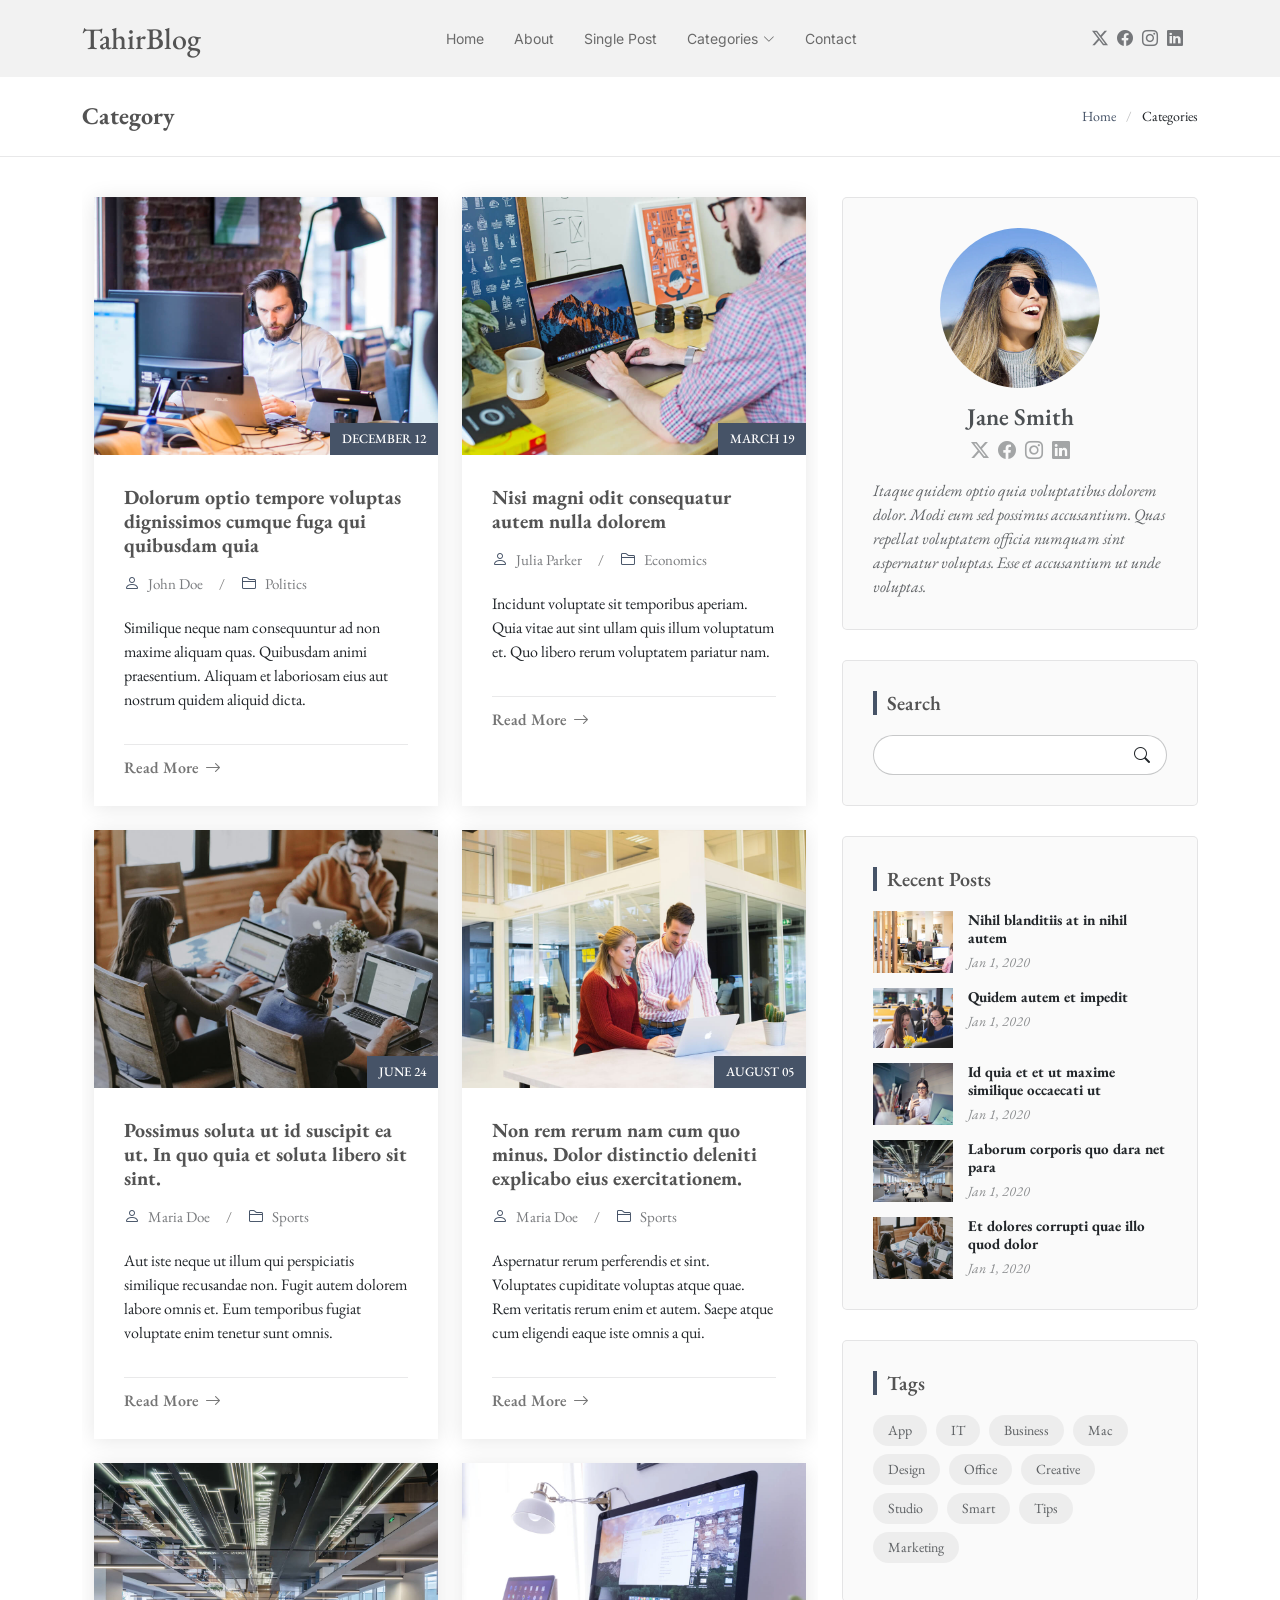
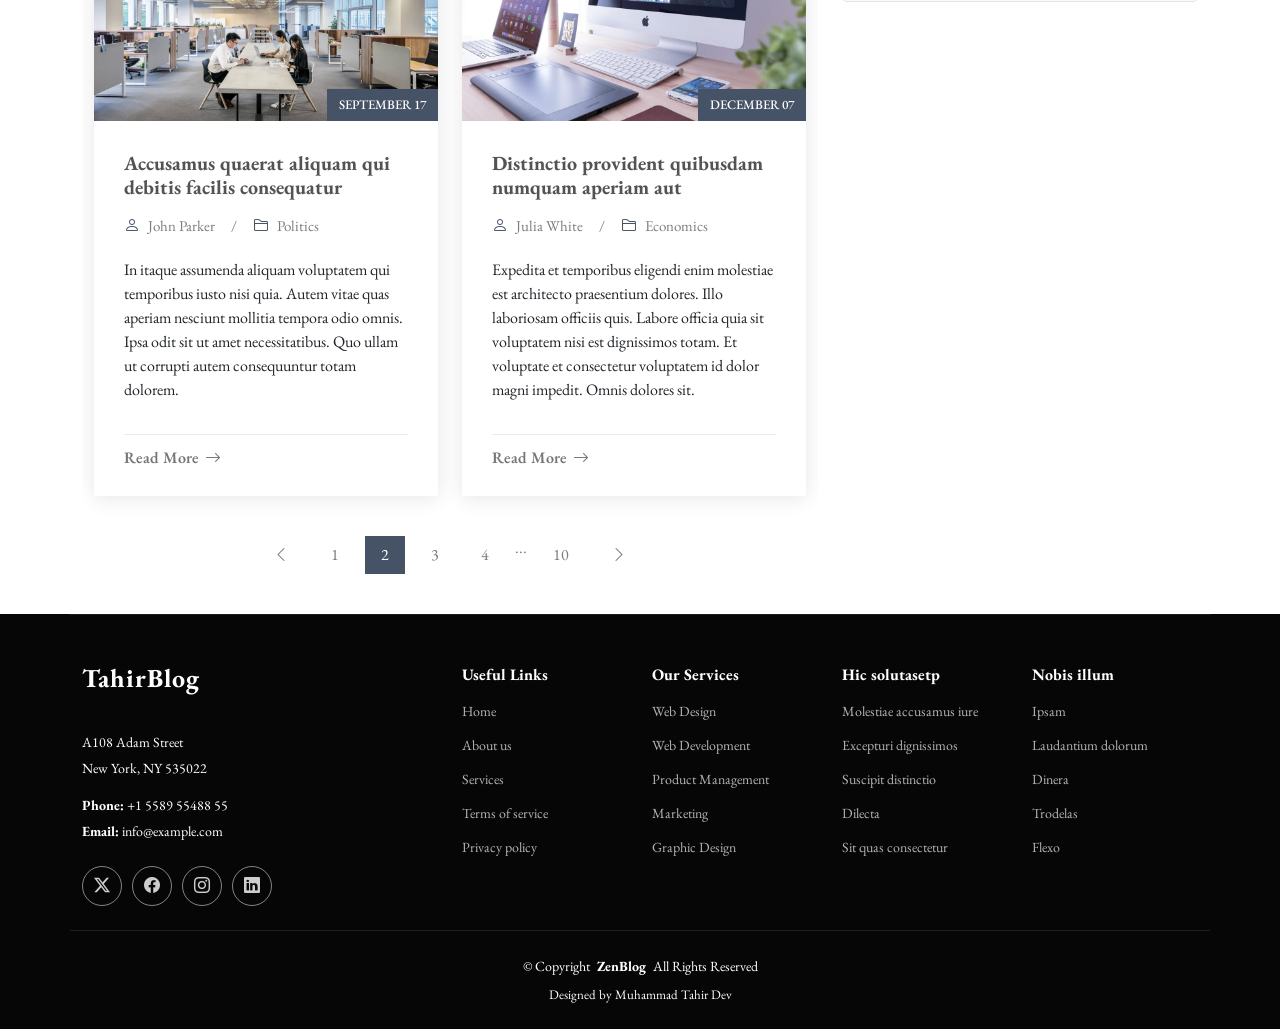
<file: category.html>
<!DOCTYPE html>
<html lang="en">

<head>
  <meta charset="utf-8">
  <meta content="width=device-width, initial-scale=1.0" name="viewport">
  <title>Category - TahirBlog</title>
  <meta name="description" content="">
  <meta name="keywords" content="">

  <!-- Favicons -->
  <link href="assets/img/favicon.png" rel="icon">
  <link href="assets/img/apple-touch-icon.png" rel="apple-touch-icon">

  <!-- Fonts -->
  <link href="https://fonts.googleapis.com" rel="preconnect">
  <link href="https://fonts.gstatic.com" rel="preconnect" crossorigin>
  <link href="https://fonts.googleapis.com/css2?family=Inter:wght@100;200;300;400;500;600;700;800;900&family=EB+Garamond:ital,wght@0,400;0,500;0,600;0,700;0,800;1,400;1,500;1,600;1,700;1,800&display=swap" rel="stylesheet">

  <!-- Vendor CSS Files -->
  <link href="assets/vendor/bootstrap/css/bootstrap.min.css" rel="stylesheet">
  <link href="assets/vendor/bootstrap-icons/bootstrap-icons.css" rel="stylesheet">
  <link href="assets/vendor/aos/aos.css" rel="stylesheet">
  <link href="assets/vendor/swiper/swiper-bundle.min.css" rel="stylesheet">

  <!-- Main CSS File -->
  <link href="assets/css/main.css" rel="stylesheet">
</head>

<body class="category-page">

  <header id="header" class="header d-flex align-items-center sticky-top">
    <div class="container position-relative d-flex align-items-center justify-content-between">

      <a href="index.html" class="logo d-flex align-items-center me-auto me-xl-0">
        <!-- Uncomment the line below if you also wish to use an image logo -->
        <!-- <img src="assets/img/logo.png" alt=""> -->
        <h1 class="sitename">TahirBlog</h1>
      </a>

      <nav id="navmenu" class="navmenu">
        <ul>
          <li><a href="index.html">Home</a></li>
          <li><a href="about.html">About</a></li>
          <li><a href="single-post.html">Single Post</a></li>
          <li class="dropdown"><a href="#"><span>Categories</span> <i class="bi bi-chevron-down toggle-dropdown"></i></a>
            <ul>
              <li><a href="category.html" class="active">Category 1</a></li>
              <li class="dropdown"><a href="#"><span>Deep Dropdown</span> <i class="bi bi-chevron-down toggle-dropdown"></i></a>
                <ul>
                  <li><a href="#">Deep Dropdown 1</a></li>
                  <li><a href="#">Deep Dropdown 2</a></li>
                  <li><a href="#">Deep Dropdown 3</a></li>
                  <li><a href="#">Deep Dropdown 4</a></li>
                  <li><a href="#">Deep Dropdown 5</a></li>
                </ul>
              </li>
              <li><a href="category.html" class="active">Category 2</a></li>
              <li><a href="category.html" class="active">Category 3</a></li>
              <li><a href="category.html" class="active">Category 4</a></li>
            </ul>
          </li>
          <li><a href="contact.html">Contact</a></li>
        </ul>
        <i class="mobile-nav-toggle d-xl-none bi bi-list"></i>
      </nav>

      <div class="header-social-links">
        <a href="#" class="twitter"><i class="bi bi-twitter-x"></i></a>
        <a href="#" class="facebook"><i class="bi bi-facebook"></i></a>
        <a href="#" class="instagram"><i class="bi bi-instagram"></i></a>
        <a href="#" class="linkedin"><i class="bi bi-linkedin"></i></a>
      </div>

    </div>
  </header>

  <main class="main">

    <!-- Page Title -->
    <div class="page-title position-relative">
      <div class="container d-lg-flex justify-content-between align-items-center">
        <h1 class="mb-2 mb-lg-0">Category</h1>
        <nav class="breadcrumbs">
          <ol>
            <li><a href="index.html">Home</a></li>
            <li class="current">Categories</li>
          </ol>
        </nav>
      </div>
    </div><!-- End Page Title -->

    <div class="container">
      <div class="row">

        <div class="col-lg-8">

          <!-- Blog Posts Section -->
          <section id="blog-posts" class="blog-posts section">

            <div class="container">
              <div class="row gy-4">

                <div class="col-lg-6">
                  <article class="position-relative h-100">

                    <div class="post-img position-relative overflow-hidden">
                      <img src="assets/img/blog/blog-1.jpg" class="img-fluid" alt="">
                      <span class="post-date">December 12</span>
                    </div>

                    <div class="post-content d-flex flex-column">

                      <h3 class="post-title">Dolorum optio tempore voluptas dignissimos cumque fuga qui quibusdam quia</h3>

                      <div class="meta d-flex align-items-center">
                        <div class="d-flex align-items-center">
                          <i class="bi bi-person"></i> <span class="ps-2">John Doe</span>
                        </div>
                        <span class="px-3 text-black-50">/</span>
                        <div class="d-flex align-items-center">
                          <i class="bi bi-folder2"></i> <span class="ps-2">Politics</span>
                        </div>
                      </div>

                      <p>
                        Similique neque nam consequuntur ad non maxime aliquam quas. Quibusdam animi praesentium. Aliquam et laboriosam eius aut nostrum quidem aliquid dicta.
                      </p>

                      <hr>

                      <a href="blog-details.html" class="readmore stretched-link"><span>Read More</span><i class="bi bi-arrow-right"></i></a>

                    </div>

                  </article>
                </div><!-- End post list item -->

                <div class="col-lg-6">
                  <article class="position-relative h-100">

                    <div class="post-img position-relative overflow-hidden">
                      <img src="assets/img/blog/blog-2.jpg" class="img-fluid" alt="">
                      <span class="post-date">March 19</span>
                    </div>

                    <div class="post-content d-flex flex-column">

                      <h3 class="post-title">Nisi magni odit consequatur autem nulla dolorem</h3>

                      <div class="meta d-flex align-items-center">
                        <div class="d-flex align-items-center">
                          <i class="bi bi-person"></i> <span class="ps-2">Julia Parker</span>
                        </div>
                        <span class="px-3 text-black-50">/</span>
                        <div class="d-flex align-items-center">
                          <i class="bi bi-folder2"></i> <span class="ps-2">Economics</span>
                        </div>
                      </div>

                      <p>
                        Incidunt voluptate sit temporibus aperiam. Quia vitae aut sint ullam quis illum voluptatum et. Quo libero rerum voluptatem pariatur nam.
                      </p>

                      <hr>

                      <a href="blog-details.html" class="readmore stretched-link"><span>Read More</span><i class="bi bi-arrow-right"></i></a>

                    </div>

                  </article>
                </div><!-- End post list item -->

                <div class="col-lg-6">
                  <article class="position-relative h-100">

                    <div class="post-img position-relative overflow-hidden">
                      <img src="assets/img/blog/blog-3.jpg" class="img-fluid" alt="">
                      <span class="post-date">June 24</span>
                    </div>

                    <div class="post-content d-flex flex-column">

                      <h3 class="post-title">Possimus soluta ut id suscipit ea ut. In quo quia et soluta libero sit sint.</h3>

                      <div class="meta d-flex align-items-center">
                        <div class="d-flex align-items-center">
                          <i class="bi bi-person"></i> <span class="ps-2">Maria Doe</span>
                        </div>
                        <span class="px-3 text-black-50">/</span>
                        <div class="d-flex align-items-center">
                          <i class="bi bi-folder2"></i> <span class="ps-2">Sports</span>
                        </div>
                      </div>

                      <p>
                        Aut iste neque ut illum qui perspiciatis similique recusandae non. Fugit autem dolorem labore omnis et. Eum temporibus fugiat voluptate enim tenetur sunt omnis.
                      </p>

                      <hr>

                      <a href="blog-details.html" class="readmore stretched-link"><span>Read More</span><i class="bi bi-arrow-right"></i></a>

                    </div>

                  </article>
                </div><!-- End post list item -->

                <div class="col-lg-6">
                  <article class="position-relative h-100">

                    <div class="post-img position-relative overflow-hidden">
                      <img src="assets/img/blog/blog-4.jpg" class="img-fluid" alt="">
                      <span class="post-date">August 05</span>
                    </div>

                    <div class="post-content d-flex flex-column">

                      <h3 class="post-title">Non rem rerum nam cum quo minus. Dolor distinctio deleniti explicabo eius exercitationem.</h3>

                      <div class="meta d-flex align-items-center">
                        <div class="d-flex align-items-center">
                          <i class="bi bi-person"></i> <span class="ps-2">Maria Doe</span>
                        </div>
                        <span class="px-3 text-black-50">/</span>
                        <div class="d-flex align-items-center">
                          <i class="bi bi-folder2"></i> <span class="ps-2">Sports</span>
                        </div>
                      </div>

                      <p>
                        Aspernatur rerum perferendis et sint. Voluptates cupiditate voluptas atque quae. Rem veritatis rerum enim et autem. Saepe atque cum eligendi eaque iste omnis a qui.
                      </p>

                      <hr>

                      <a href="blog-details.html" class="readmore stretched-link"><span>Read More</span><i class="bi bi-arrow-right"></i></a>

                    </div>

                  </article>
                </div><!-- End post list item -->

                <div class="col-lg-6">
                  <article class="position-relative h-100">

                    <div class="post-img position-relative overflow-hidden">
                      <img src="assets/img/blog/blog-5.jpg" class="img-fluid" alt="">
                      <span class="post-date">September 17</span>
                    </div>

                    <div class="post-content d-flex flex-column">

                      <h3 class="post-title">Accusamus quaerat aliquam qui debitis facilis consequatur</h3>

                      <div class="meta d-flex align-items-center">
                        <div class="d-flex align-items-center">
                          <i class="bi bi-person"></i> <span class="ps-2">John Parker</span>
                        </div>
                        <span class="px-3 text-black-50">/</span>
                        <div class="d-flex align-items-center">
                          <i class="bi bi-folder2"></i> <span class="ps-2">Politics</span>
                        </div>
                      </div>

                      <p>
                        In itaque assumenda aliquam voluptatem qui temporibus iusto nisi quia. Autem vitae quas aperiam nesciunt mollitia tempora odio omnis. Ipsa odit sit ut amet necessitatibus. Quo ullam ut corrupti autem consequuntur totam dolorem.
                      </p>

                      <hr>

                      <a href="blog-details.html" class="readmore stretched-link"><span>Read More</span><i class="bi bi-arrow-right"></i></a>

                    </div>

                  </article>
                </div><!-- End post list item -->

                <div class="col-lg-6">
                  <article class="position-relative h-100">

                    <div class="post-img position-relative overflow-hidden">
                      <img src="assets/img/blog/blog-6.jpg" class="img-fluid" alt="">
                      <span class="post-date">December 07</span>
                    </div>

                    <div class="post-content d-flex flex-column">

                      <h3 class="post-title">Distinctio provident quibusdam numquam aperiam aut</h3>

                      <div class="meta d-flex align-items-center">
                        <div class="d-flex align-items-center">
                          <i class="bi bi-person"></i> <span class="ps-2">Julia White</span>
                        </div>
                        <span class="px-3 text-black-50">/</span>
                        <div class="d-flex align-items-center">
                          <i class="bi bi-folder2"></i> <span class="ps-2">Economics</span>
                        </div>
                      </div>

                      <p>
                        Expedita et temporibus eligendi enim molestiae est architecto praesentium dolores. Illo laboriosam officiis quis. Labore officia quia sit voluptatem nisi est dignissimos totam. Et voluptate et consectetur voluptatem id dolor magni impedit. Omnis dolores sit.
                      </p>

                      <hr>

                      <a href="blog-details.html" class="readmore stretched-link"><span>Read More</span><i class="bi bi-arrow-right"></i></a>

                    </div>

                  </article>
                </div><!-- End post list item -->

              </div>
            </div>

          </section><!-- /Blog Posts Section -->

          <!-- Blog Pagination Section -->
          <section id="blog-pagination" class="blog-pagination section">

            <div class="container">
              <div class="d-flex justify-content-center">
                <ul>
                  <li><a href="#"><i class="bi bi-chevron-left"></i></a></li>
                  <li><a href="#">1</a></li>
                  <li><a href="#" class="active">2</a></li>
                  <li><a href="#">3</a></li>
                  <li><a href="#">4</a></li>
                  <li>...</li>
                  <li><a href="#">10</a></li>
                  <li><a href="#"><i class="bi bi-chevron-right"></i></a></li>
                </ul>
              </div>
            </div>

          </section><!-- /Blog Pagination Section -->

        </div>

        <div class="col-lg-4 sidebar">

          <div class="widgets-container">

            <!-- Blog Author Widget 2 -->
            <div class="blog-author-widget-2 widget-item">

              <div class="d-flex flex-column align-items-center">
                <img src="assets/img/blog/blog-author.jpg" class="rounded-circle flex-shrink-0" alt="">
                <h4>Jane Smith</h4>
                <div class="social-links">
                  <a href="https://x.com/#"><i class="bi bi-twitter-x"></i></a>
                  <a href="https://facebook.com/#"><i class="bi bi-facebook"></i></a>
                  <a href="https://instagram.com/#"><i class="biu bi-instagram"></i></a>
                  <a href="https://instagram.com/#"><i class="biu bi-linkedin"></i></a>
                </div>

                <p>
                  Itaque quidem optio quia voluptatibus dolorem dolor. Modi eum sed possimus accusantium. Quas repellat voluptatem officia numquam sint aspernatur voluptas. Esse et accusantium ut unde voluptas.
                </p>

              </div>
            </div><!--/Blog Author Widget 2 -->

            <!-- Search Widget -->
            <div class="search-widget widget-item">

              <h3 class="widget-title">Search</h3>
              <form action="">
                <input type="text">
                <button type="submit" title="Search"><i class="bi bi-search"></i></button>
              </form>

            </div><!--/Search Widget -->

            <!-- Recent Posts Widget -->
            <div class="recent-posts-widget widget-item">

              <h3 class="widget-title">Recent Posts</h3>

              <div class="post-item">
                <img src="assets/img/blog/blog-recent-1.jpg" alt="" class="flex-shrink-0">
                <div>
                  <h4><a href="blog-details.html">Nihil blanditiis at in nihil autem</a></h4>
                  <time datetime="2020-01-01">Jan 1, 2020</time>
                </div>
              </div><!-- End recent post item-->

              <div class="post-item">
                <img src="assets/img/blog/blog-recent-2.jpg" alt="" class="flex-shrink-0">
                <div>
                  <h4><a href="blog-details.html">Quidem autem et impedit</a></h4>
                  <time datetime="2020-01-01">Jan 1, 2020</time>
                </div>
              </div><!-- End recent post item-->

              <div class="post-item">
                <img src="assets/img/blog/blog-recent-3.jpg" alt="" class="flex-shrink-0">
                <div>
                  <h4><a href="blog-details.html">Id quia et et ut maxime similique occaecati ut</a></h4>
                  <time datetime="2020-01-01">Jan 1, 2020</time>
                </div>
              </div><!-- End recent post item-->

              <div class="post-item">
                <img src="assets/img/blog/blog-recent-4.jpg" alt="" class="flex-shrink-0">
                <div>
                  <h4><a href="blog-details.html">Laborum corporis quo dara net para</a></h4>
                  <time datetime="2020-01-01">Jan 1, 2020</time>
                </div>
              </div><!-- End recent post item-->

              <div class="post-item">
                <img src="assets/img/blog/blog-recent-5.jpg" alt="" class="flex-shrink-0">
                <div>
                  <h4><a href="blog-details.html">Et dolores corrupti quae illo quod dolor</a></h4>
                  <time datetime="2020-01-01">Jan 1, 2020</time>
                </div>
              </div><!-- End recent post item-->

            </div><!--/Recent Posts Widget -->

            <!-- Tags Widget -->
            <div class="tags-widget widget-item">

              <h3 class="widget-title">Tags</h3>
              <ul>
                <li><a href="#">App</a></li>
                <li><a href="#">IT</a></li>
                <li><a href="#">Business</a></li>
                <li><a href="#">Mac</a></li>
                <li><a href="#">Design</a></li>
                <li><a href="#">Office</a></li>
                <li><a href="#">Creative</a></li>
                <li><a href="#">Studio</a></li>
                <li><a href="#">Smart</a></li>
                <li><a href="#">Tips</a></li>
                <li><a href="#">Marketing</a></li>
              </ul>

            </div><!--/Tags Widget -->

          </div>

        </div>

      </div>
    </div>

  </main>

  <footer id="footer" class="footer dark-background">

    <div class="container footer-top">
      <div class="row gy-4">
        <div class="col-lg-4 col-md-6 footer-about">
          <a href="index.html" class="logo d-flex align-items-center">
            <span class="sitename">TahirBlog</span>
          </a>
          <div class="footer-contact pt-3">
            <p>A108 Adam Street</p>
            <p>New York, NY 535022</p>
            <p class="mt-3"><strong>Phone:</strong> <span>+1 5589 55488 55</span></p>
            <p><strong>Email:</strong> <span>info@example.com</span></p>
          </div>
          <div class="social-links d-flex mt-4">
            <a href=""><i class="bi bi-twitter-x"></i></a>
            <a href=""><i class="bi bi-facebook"></i></a>
            <a href=""><i class="bi bi-instagram"></i></a>
            <a href=""><i class="bi bi-linkedin"></i></a>
          </div>
        </div>

        <div class="col-lg-2 col-md-3 footer-links">
          <h4>Useful Links</h4>
          <ul>
            <li><a href="#">Home</a></li>
            <li><a href="#">About us</a></li>
            <li><a href="#">Services</a></li>
            <li><a href="#">Terms of service</a></li>
            <li><a href="#">Privacy policy</a></li>
          </ul>
        </div>

        <div class="col-lg-2 col-md-3 footer-links">
          <h4>Our Services</h4>
          <ul>
            <li><a href="#">Web Design</a></li>
            <li><a href="#">Web Development</a></li>
            <li><a href="#">Product Management</a></li>
            <li><a href="#">Marketing</a></li>
            <li><a href="#">Graphic Design</a></li>
          </ul>
        </div>

        <div class="col-lg-2 col-md-3 footer-links">
          <h4>Hic solutasetp</h4>
          <ul>
            <li><a href="#">Molestiae accusamus iure</a></li>
            <li><a href="#">Excepturi dignissimos</a></li>
            <li><a href="#">Suscipit distinctio</a></li>
            <li><a href="#">Dilecta</a></li>
            <li><a href="#">Sit quas consectetur</a></li>
          </ul>
        </div>

        <div class="col-lg-2 col-md-3 footer-links">
          <h4>Nobis illum</h4>
          <ul>
            <li><a href="#">Ipsam</a></li>
            <li><a href="#">Laudantium dolorum</a></li>
            <li><a href="#">Dinera</a></li>
            <li><a href="#">Trodelas</a></li>
            <li><a href="#">Flexo</a></li>
          </ul>
        </div>

      </div>
    </div>

    <div class="container copyright text-center mt-4">
      <p>© <span>Copyright</span> <strong class="px-1 sitename">ZenBlog</strong> <span>All Rights Reserved</span></p>
      <div class="credits">
        Designed by Muhammad Tahir Dev</a>
      </div>
    </div>

  </footer>

  <!-- Scroll Top -->
  <a href="#" id="scroll-top" class="scroll-top d-flex align-items-center justify-content-center"><i class="bi bi-arrow-up-short"></i></a>

  <!-- Preloader -->
  <div id="preloader"></div>

  <!-- Vendor JS Files -->
  <script src="assets/vendor/bootstrap/js/bootstrap.bundle.min.js"></script>
  <script src="assets/vendor/php-email-form/validate.js"></script>
  <script src="assets/vendor/aos/aos.js"></script>
  <script src="assets/vendor/swiper/swiper-bundle.min.js"></script>

  <!-- Main JS File -->
  <script src="assets/js/main.js"></script>

</body>

</html>
</file>
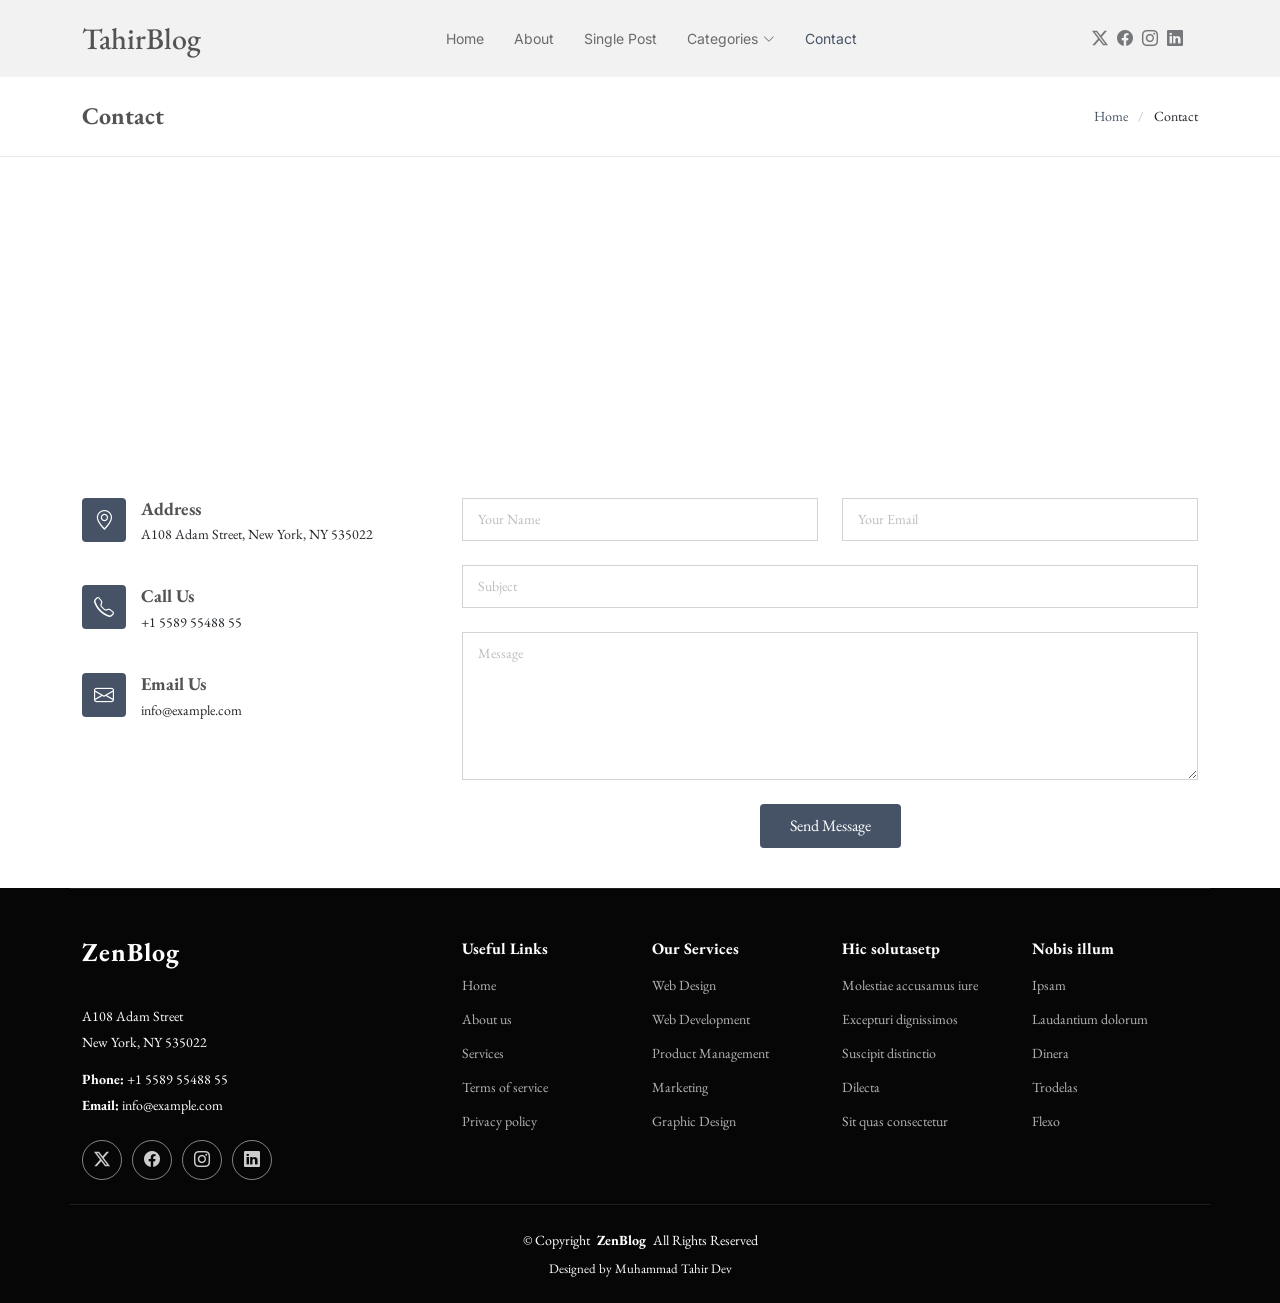
<file: contact.html>
<!DOCTYPE html>
<html lang="en">

<head>
  <meta charset="utf-8">
  <meta content="width=device-width, initial-scale=1.0" name="viewport">
  <title>Contact - TahirBlog</title>
  <meta name="description" content="">
  <meta name="keywords" content="">

  <!-- Favicons -->
  <link href="assets/img/favicon.png" rel="icon">
  <link href="assets/img/apple-touch-icon.png" rel="apple-touch-icon">

  <!-- Fonts -->
  <link href="https://fonts.googleapis.com" rel="preconnect">
  <link href="https://fonts.gstatic.com" rel="preconnect" crossorigin>
  <link href="https://fonts.googleapis.com/css2?family=Inter:wght@100;200;300;400;500;600;700;800;900&family=EB+Garamond:ital,wght@0,400;0,500;0,600;0,700;0,800;1,400;1,500;1,600;1,700;1,800&display=swap" rel="stylesheet">

  <!-- Vendor CSS Files -->
  <link href="assets/vendor/bootstrap/css/bootstrap.min.css" rel="stylesheet">
  <link href="assets/vendor/bootstrap-icons/bootstrap-icons.css" rel="stylesheet">
  <link href="assets/vendor/aos/aos.css" rel="stylesheet">
  <link href="assets/vendor/swiper/swiper-bundle.min.css" rel="stylesheet">

  <!-- Main CSS File -->
  <link href="assets/css/main.css" rel="stylesheet">
</head>

<body class="contact-page">

  <header id="header" class="header d-flex align-items-center sticky-top">
    <div class="container position-relative d-flex align-items-center justify-content-between">

      <a href="index.html" class="logo d-flex align-items-center me-auto me-xl-0">
        <!-- Uncomment the line below if you also wish to use an image logo -->
        <!-- <img src="assets/img/logo.png" alt=""> -->
        <h1 class="sitename">TahirBlog</h1>
      </a>

      <nav id="navmenu" class="navmenu">
        <ul>
          <li><a href="index.html">Home</a></li>
          <li><a href="about.html">About</a></li>
          <li><a href="single-post.html">Single Post</a></li>
          <li class="dropdown"><a href="#"><span>Categories</span> <i class="bi bi-chevron-down toggle-dropdown"></i></a>
            <ul>
              <li><a href="category.html">Category 1</a></li>
              <li class="dropdown"><a href="#"><span>Deep Dropdown</span> <i class="bi bi-chevron-down toggle-dropdown"></i></a>
                <ul>
                  <li><a href="#">Deep Dropdown 1</a></li>
                  <li><a href="#">Deep Dropdown 2</a></li>
                  <li><a href="#">Deep Dropdown 3</a></li>
                  <li><a href="#">Deep Dropdown 4</a></li>
                  <li><a href="#">Deep Dropdown 5</a></li>
                </ul>
              </li>
              <li><a href="category.html">Category 2</a></li>
              <li><a href="category.html">Category 3</a></li>
              <li><a href="category.html">Category 4</a></li>
            </ul>
          </li>
          <li><a href="contact.html" class="active">Contact</a></li>
        </ul>
        <i class="mobile-nav-toggle d-xl-none bi bi-list"></i>
      </nav>

      <div class="header-social-links">
        <a href="#" class="twitter"><i class="bi bi-twitter-x"></i></a>
        <a href="#" class="facebook"><i class="bi bi-facebook"></i></a>
        <a href="#" class="instagram"><i class="bi bi-instagram"></i></a>
        <a href="#" class="linkedin"><i class="bi bi-linkedin"></i></a>
      </div>

    </div>
  </header>

  <main class="main">

    <!-- Page Title -->
    <div class="page-title">
      <div class="container d-lg-flex justify-content-between align-items-center">
        <h1 class="mb-2 mb-lg-0">Contact</h1>
        <nav class="breadcrumbs">
          <ol>
            <li><a href="index.html">Home</a></li>
            <li class="current">Contact</li>
          </ol>
        </nav>
      </div>
    </div><!-- End Page Title -->

    <!-- Contact Section -->
    <section id="contact" class="contact section">

      <div class="container" data-aos="fade-up" data-aos-delay="100">

        <div class="mb-4" data-aos="fade-up" data-aos-delay="200">
          <iframe style="border:0; width: 100%; height: 270px;" src="https://www.google.com/maps/embed?pb=!1m14!1m8!1m3!1d48389.78314118045!2d-74.006138!3d40.710059!3m2!1i1024!2i768!4f13.1!3m3!1m2!1s0x89c25a22a3bda30d%3A0xb89d1fe6bc499443!2sDowntown%20Conference%20Center!5e0!3m2!1sen!2sus!4v1676961268712!5m2!1sen!2sus" frameborder="0" allowfullscreen="" loading="lazy" referrerpolicy="no-referrer-when-downgrade"></iframe>
        </div><!-- End Google Maps -->

        <div class="row gy-4">

          <div class="col-lg-4">
            <div class="info-item d-flex" data-aos="fade-up" data-aos-delay="300">
              <i class="bi bi-geo-alt flex-shrink-0"></i>
              <div>
                <h3>Address</h3>
                <p>A108 Adam Street, New York, NY 535022</p>
              </div>
            </div><!-- End Info Item -->

            <div class="info-item d-flex" data-aos="fade-up" data-aos-delay="400">
              <i class="bi bi-telephone flex-shrink-0"></i>
              <div>
                <h3>Call Us</h3>
                <p>+1 5589 55488 55</p>
              </div>
            </div><!-- End Info Item -->

            <div class="info-item d-flex" data-aos="fade-up" data-aos-delay="500">
              <i class="bi bi-envelope flex-shrink-0"></i>
              <div>
                <h3>Email Us</h3>
                <p>info@example.com</p>
              </div>
            </div><!-- End Info Item -->

          </div>

          <div class="col-lg-8">
            <form action="forms/contact.php" method="post" class="php-email-form" data-aos="fade-up" data-aos-delay="200">
              <div class="row gy-4">

                <div class="col-md-6">
                  <input type="text" name="name" class="form-control" placeholder="Your Name" required="">
                </div>

                <div class="col-md-6 ">
                  <input type="email" class="form-control" name="email" placeholder="Your Email" required="">
                </div>

                <div class="col-md-12">
                  <input type="text" class="form-control" name="subject" placeholder="Subject" required="">
                </div>

                <div class="col-md-12">
                  <textarea class="form-control" name="message" rows="6" placeholder="Message" required=""></textarea>
                </div>

                <div class="col-md-12 text-center">
                  <div class="loading">Loading</div>
                  <div class="error-message"></div>
                  <div class="sent-message">Your message has been sent. Thank you!</div>

                  <button type="submit">Send Message</button>
                </div>

              </div>
            </form>
          </div><!-- End Contact Form -->

        </div>

      </div>

    </section><!-- /Contact Section -->

  </main>

  <footer id="footer" class="footer dark-background">

    <div class="container footer-top">
      <div class="row gy-4">
        <div class="col-lg-4 col-md-6 footer-about">
          <a href="index.html" class="logo d-flex align-items-center">
            <span class="sitename">ZenBlog</span>
          </a>
          <div class="footer-contact pt-3">
            <p>A108 Adam Street</p>
            <p>New York, NY 535022</p>
            <p class="mt-3"><strong>Phone:</strong> <span>+1 5589 55488 55</span></p>
            <p><strong>Email:</strong> <span>info@example.com</span></p>
          </div>
          <div class="social-links d-flex mt-4">
            <a href=""><i class="bi bi-twitter-x"></i></a>
            <a href=""><i class="bi bi-facebook"></i></a>
            <a href=""><i class="bi bi-instagram"></i></a>
            <a href=""><i class="bi bi-linkedin"></i></a>
          </div>
        </div>

        <div class="col-lg-2 col-md-3 footer-links">
          <h4>Useful Links</h4>
          <ul>
            <li><a href="#">Home</a></li>
            <li><a href="#">About us</a></li>
            <li><a href="#">Services</a></li>
            <li><a href="#">Terms of service</a></li>
            <li><a href="#">Privacy policy</a></li>
          </ul>
        </div>

        <div class="col-lg-2 col-md-3 footer-links">
          <h4>Our Services</h4>
          <ul>
            <li><a href="#">Web Design</a></li>
            <li><a href="#">Web Development</a></li>
            <li><a href="#">Product Management</a></li>
            <li><a href="#">Marketing</a></li>
            <li><a href="#">Graphic Design</a></li>
          </ul>
        </div>

        <div class="col-lg-2 col-md-3 footer-links">
          <h4>Hic solutasetp</h4>
          <ul>
            <li><a href="#">Molestiae accusamus iure</a></li>
            <li><a href="#">Excepturi dignissimos</a></li>
            <li><a href="#">Suscipit distinctio</a></li>
            <li><a href="#">Dilecta</a></li>
            <li><a href="#">Sit quas consectetur</a></li>
          </ul>
        </div>

        <div class="col-lg-2 col-md-3 footer-links">
          <h4>Nobis illum</h4>
          <ul>
            <li><a href="#">Ipsam</a></li>
            <li><a href="#">Laudantium dolorum</a></li>
            <li><a href="#">Dinera</a></li>
            <li><a href="#">Trodelas</a></li>
            <li><a href="#">Flexo</a></li>
          </ul>
        </div>

      </div>
    </div>

    <div class="container copyright text-center mt-4">
      <p>© <span>Copyright</span> <strong class="px-1 sitename">ZenBlog</strong> <span>All Rights Reserved</span></p>
      <div class="credits">
        Designed by Muhammad Tahir Dev
      </div>
    </div>

  </footer>

  <!-- Scroll Top -->
  <a href="#" id="scroll-top" class="scroll-top d-flex align-items-center justify-content-center"><i class="bi bi-arrow-up-short"></i></a>

  <!-- Preloader -->
  <div id="preloader"></div>

  <!-- Vendor JS Files -->
  <script src="assets/vendor/bootstrap/js/bootstrap.bundle.min.js"></script>
  <script src="assets/vendor/php-email-form/validate.js"></script>
  <script src="assets/vendor/aos/aos.js"></script>
  <script src="assets/vendor/swiper/swiper-bundle.min.js"></script>

  <!-- Main JS File -->
  <script src="assets/js/main.js"></script>

</body>

</html>
</file>
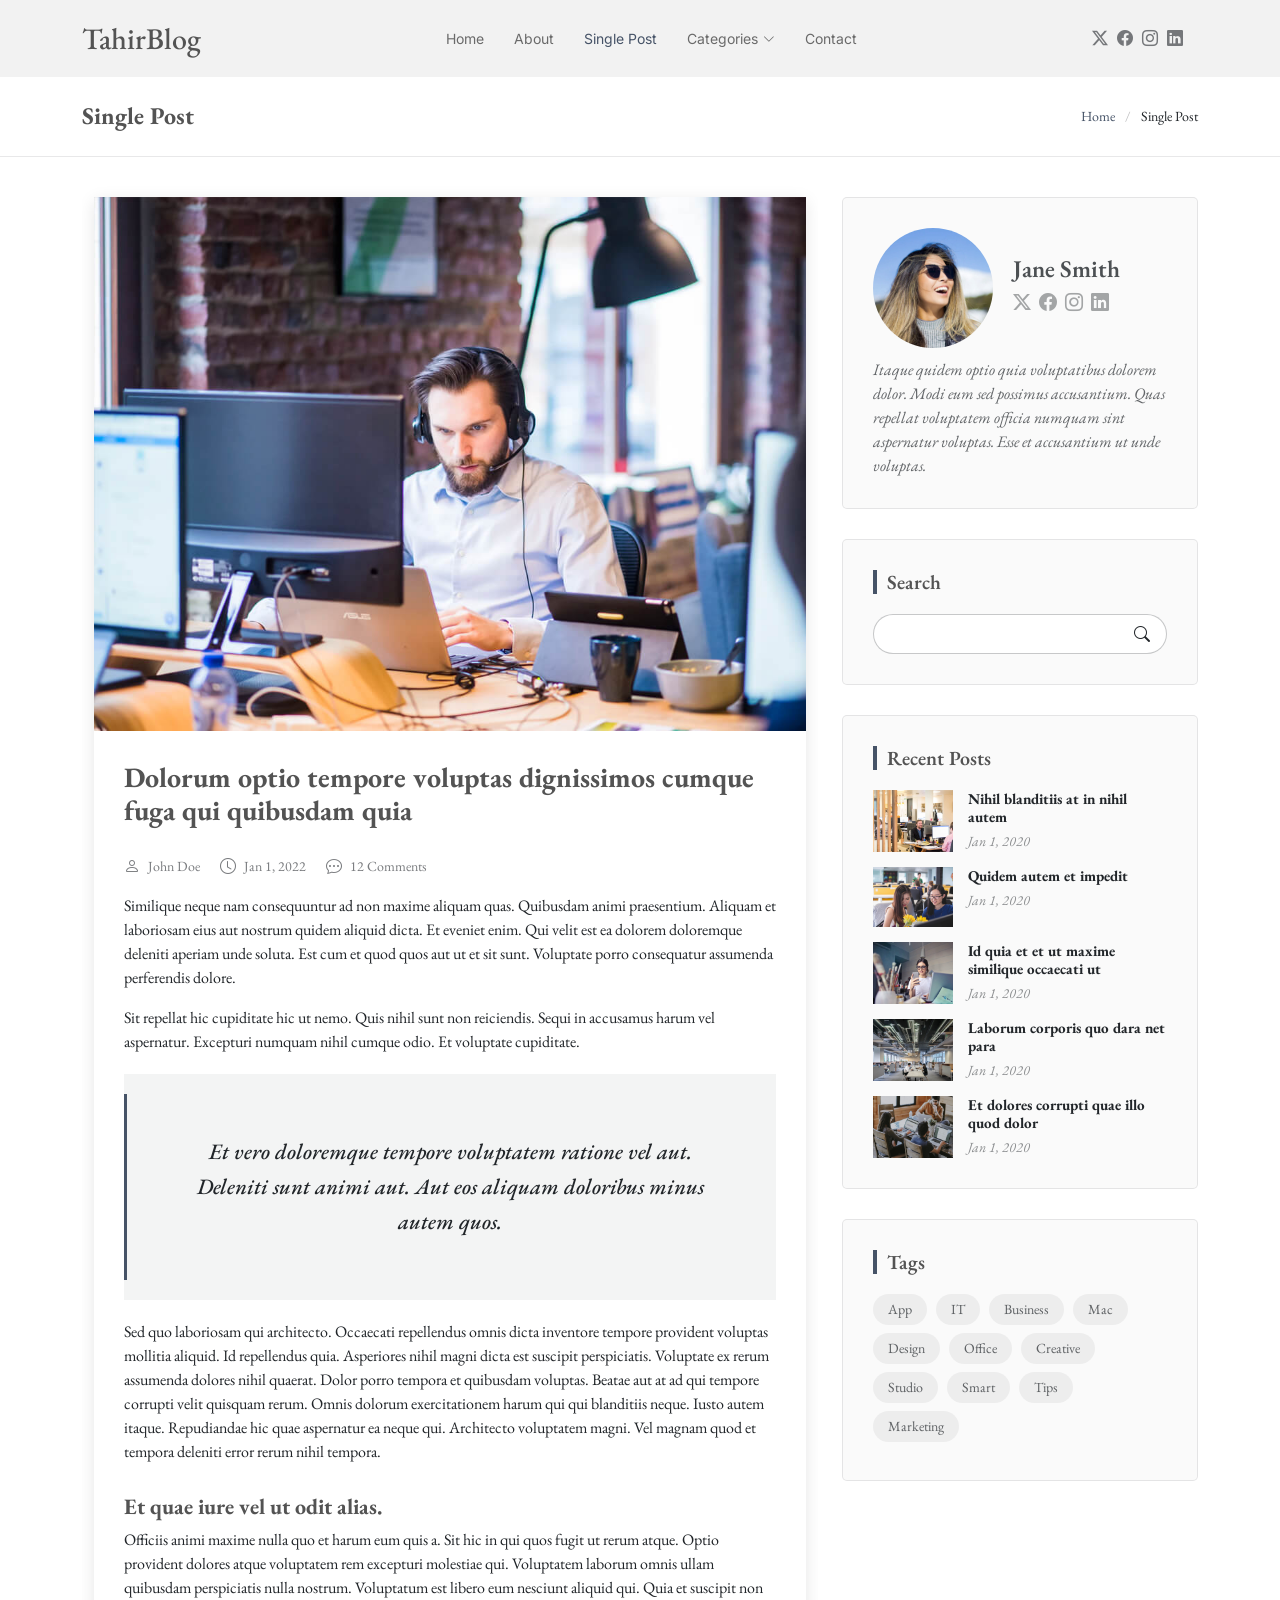
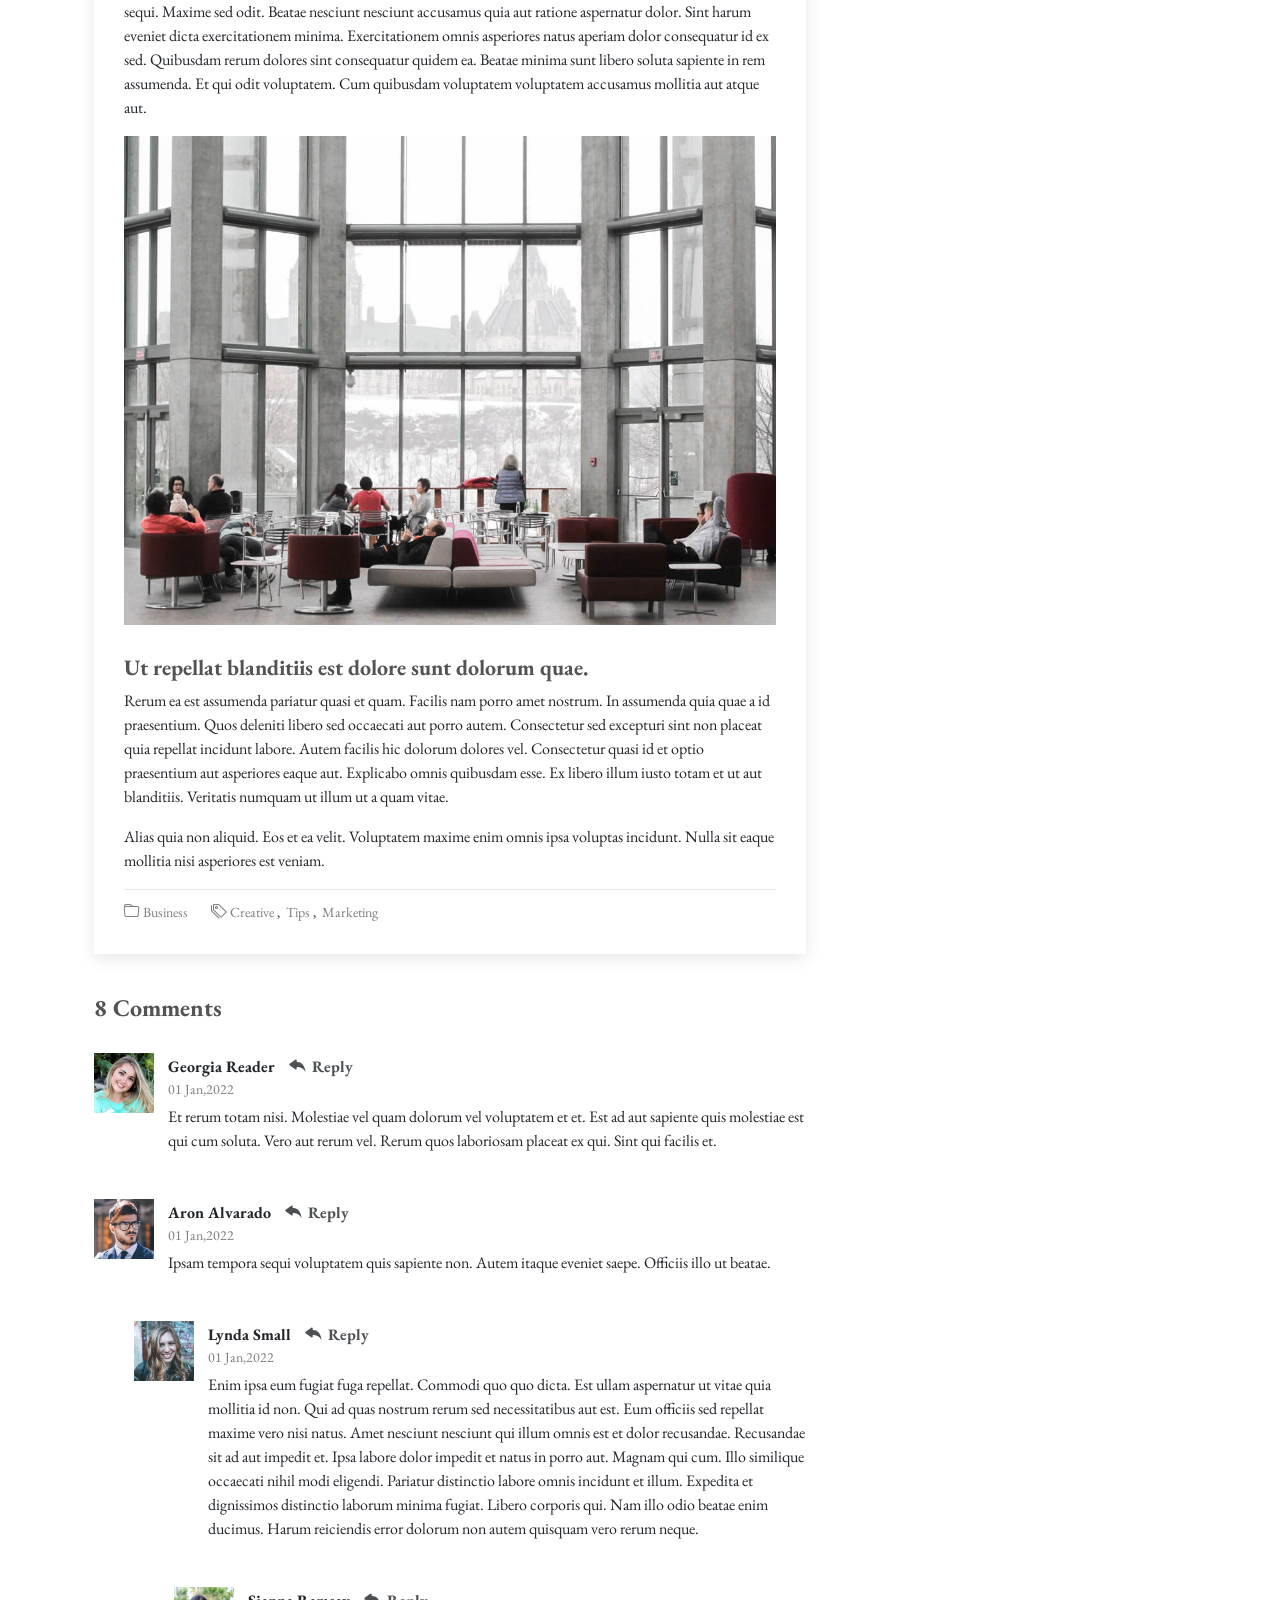
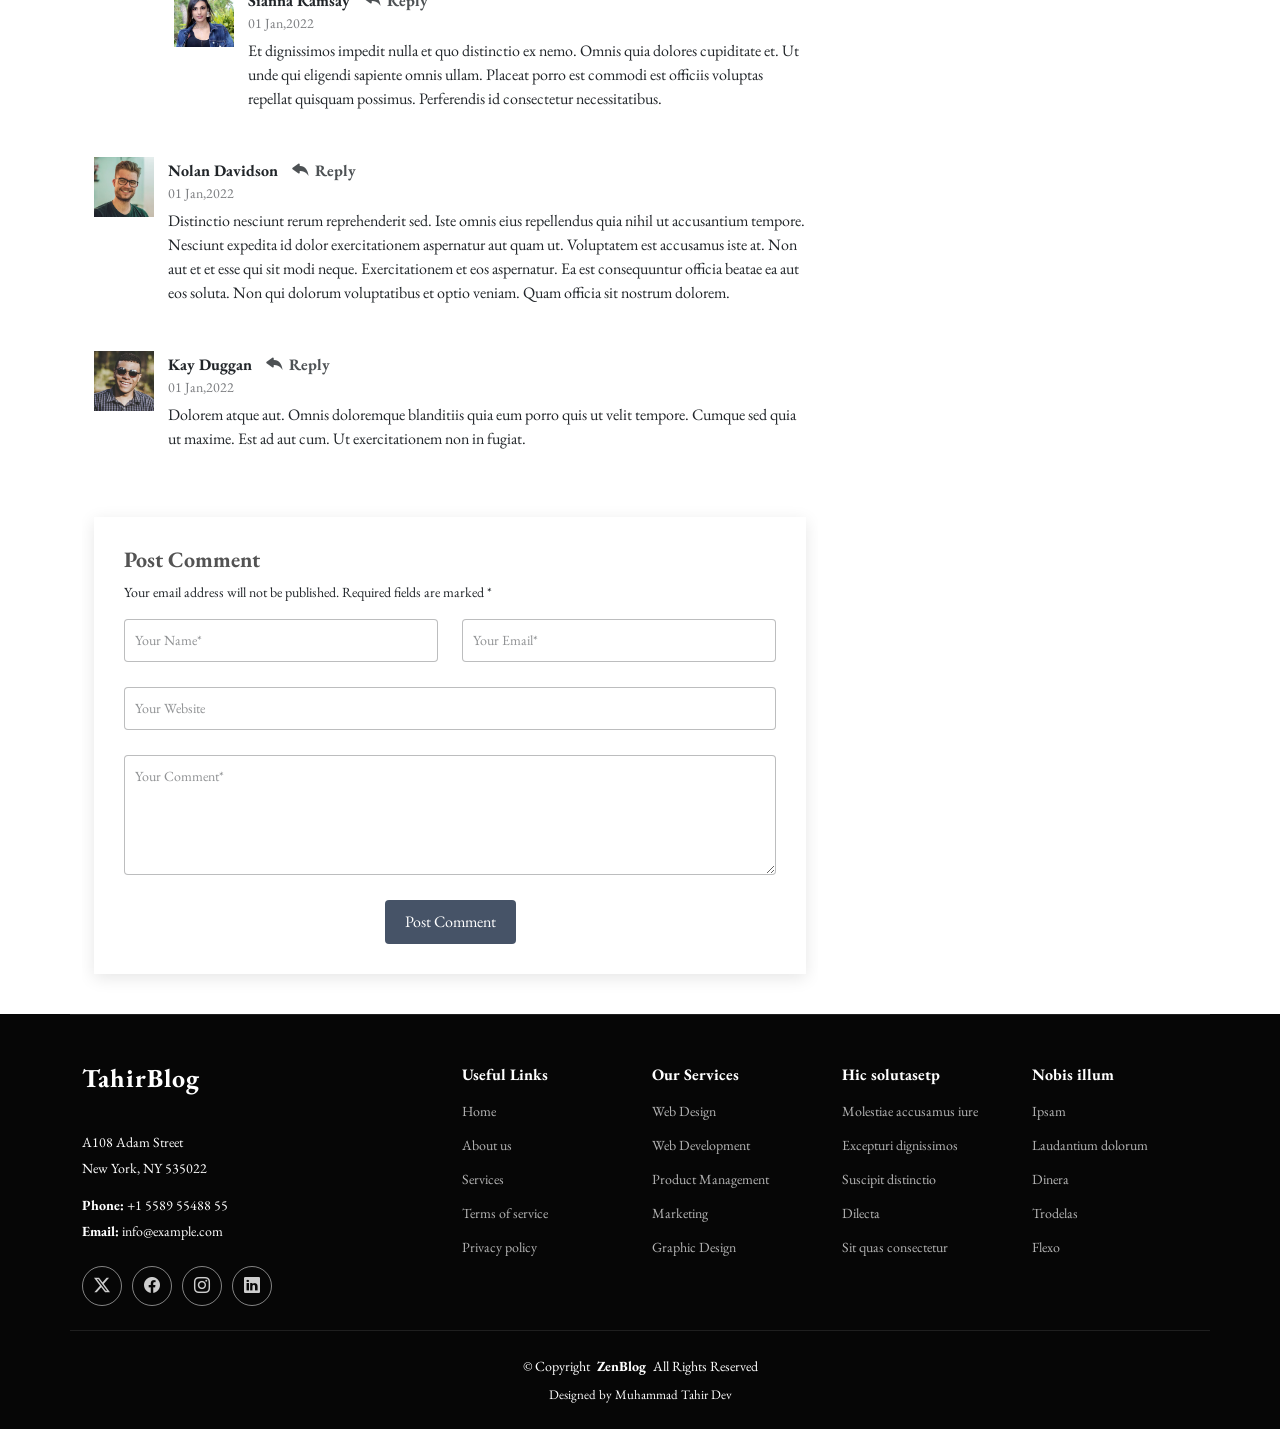
<file: single-post.html>
<!DOCTYPE html>
<html lang="en">

<head>
  <meta charset="utf-8">
  <meta content="width=device-width, initial-scale=1.0" name="viewport">
  <title>Single Post - TahirBlog</title>
  <meta name="description" content="">
  <meta name="keywords" content="">

  <!-- Favicons -->
  <link href="assets/img/favicon.png" rel="icon">
  <link href="assets/img/apple-touch-icon.png" rel="apple-touch-icon">

  <!-- Fonts -->
  <link href="https://fonts.googleapis.com" rel="preconnect">
  <link href="https://fonts.gstatic.com" rel="preconnect" crossorigin>
  <link href="https://fonts.googleapis.com/css2?family=Inter:wght@100;200;300;400;500;600;700;800;900&family=EB+Garamond:ital,wght@0,400;0,500;0,600;0,700;0,800;1,400;1,500;1,600;1,700;1,800&display=swap" rel="stylesheet">

  <!-- Vendor CSS Files -->
  <link href="assets/vendor/bootstrap/css/bootstrap.min.css" rel="stylesheet">
  <link href="assets/vendor/bootstrap-icons/bootstrap-icons.css" rel="stylesheet">
  <link href="assets/vendor/aos/aos.css" rel="stylesheet">
  <link href="assets/vendor/swiper/swiper-bundle.min.css" rel="stylesheet">

  <!-- Main CSS File -->
  <link href="assets/css/main.css" rel="stylesheet">
</head>

<body class="single-post-page">

  <header id="header" class="header d-flex align-items-center sticky-top">
    <div class="container position-relative d-flex align-items-center justify-content-between">

      <a href="index.html" class="logo d-flex align-items-center me-auto me-xl-0">
        <!-- Uncomment the line below if you also wish to use an image logo -->
        <!-- <img src="assets/img/logo.png" alt=""> -->
        <h1 class="sitename">TahirBlog</h1>
      </a>

      <nav id="navmenu" class="navmenu">
        <ul>
          <li><a href="index.html">Home</a></li>
          <li><a href="about.html">About</a></li>
          <li><a href="single-post.html" class="active">Single Post</a></li>
          <li class="dropdown"><a href="#"><span>Categories</span> <i class="bi bi-chevron-down toggle-dropdown"></i></a>
            <ul>
              <li><a href="category.html">Category 1</a></li>
              <li class="dropdown"><a href="#"><span>Deep Dropdown</span> <i class="bi bi-chevron-down toggle-dropdown"></i></a>
                <ul>
                  <li><a href="#">Deep Dropdown 1</a></li>
                  <li><a href="#">Deep Dropdown 2</a></li>
                  <li><a href="#">Deep Dropdown 3</a></li>
                  <li><a href="#">Deep Dropdown 4</a></li>
                  <li><a href="#">Deep Dropdown 5</a></li>
                </ul>
              </li>
              <li><a href="category.html">Category 2</a></li>
              <li><a href="category.html">Category 3</a></li>
              <li><a href="category.html">Category 4</a></li>
            </ul>
          </li>
          <li><a href="contact.html">Contact</a></li>
        </ul>
        <i class="mobile-nav-toggle d-xl-none bi bi-list"></i>
      </nav>

      <div class="header-social-links">
        <a href="#" class="twitter"><i class="bi bi-twitter-x"></i></a>
        <a href="#" class="facebook"><i class="bi bi-facebook"></i></a>
        <a href="#" class="instagram"><i class="bi bi-instagram"></i></a>
        <a href="#" class="linkedin"><i class="bi bi-linkedin"></i></a>
      </div>

    </div>
  </header>

  <main class="main">

    <!-- Page Title -->
    <div class="page-title">
      <div class="container d-lg-flex justify-content-between align-items-center">
        <h1 class="mb-2 mb-lg-0">Single Post</h1>
        <nav class="breadcrumbs">
          <ol>
            <li><a href="index.html">Home</a></li>
            <li class="current">Single Post</li>
          </ol>
        </nav>
      </div>
    </div><!-- End Page Title -->

    <div class="container">
      <div class="row">

        <div class="col-lg-8">

          <!-- Blog Details Section -->
          <section id="blog-details" class="blog-details section">
            <div class="container">

              <article class="article">

                <div class="post-img">
                  <img src="assets/img/blog/blog-1.jpg" alt="" class="img-fluid">
                </div>

                <h2 class="title">Dolorum optio tempore voluptas dignissimos cumque fuga qui quibusdam quia</h2>

                <div class="meta-top">
                  <ul>
                    <li class="d-flex align-items-center"><i class="bi bi-person"></i> <a href="blog-details.html">John Doe</a></li>
                    <li class="d-flex align-items-center"><i class="bi bi-clock"></i> <a href="blog-details.html"><time datetime="2020-01-01">Jan 1, 2022</time></a></li>
                    <li class="d-flex align-items-center"><i class="bi bi-chat-dots"></i> <a href="blog-details.html">12 Comments</a></li>
                  </ul>
                </div><!-- End meta top -->

                <div class="content">
                  <p>
                    Similique neque nam consequuntur ad non maxime aliquam quas. Quibusdam animi praesentium. Aliquam et laboriosam eius aut nostrum quidem aliquid dicta.
                    Et eveniet enim. Qui velit est ea dolorem doloremque deleniti aperiam unde soluta. Est cum et quod quos aut ut et sit sunt. Voluptate porro consequatur assumenda perferendis dolore.
                  </p>

                  <p>
                    Sit repellat hic cupiditate hic ut nemo. Quis nihil sunt non reiciendis. Sequi in accusamus harum vel aspernatur. Excepturi numquam nihil cumque odio. Et voluptate cupiditate.
                  </p>

                  <blockquote>
                    <p>
                      Et vero doloremque tempore voluptatem ratione vel aut. Deleniti sunt animi aut. Aut eos aliquam doloribus minus autem quos.
                    </p>
                  </blockquote>

                  <p>
                    Sed quo laboriosam qui architecto. Occaecati repellendus omnis dicta inventore tempore provident voluptas mollitia aliquid. Id repellendus quia. Asperiores nihil magni dicta est suscipit perspiciatis. Voluptate ex rerum assumenda dolores nihil quaerat.
                    Dolor porro tempora et quibusdam voluptas. Beatae aut at ad qui tempore corrupti velit quisquam rerum. Omnis dolorum exercitationem harum qui qui blanditiis neque.
                    Iusto autem itaque. Repudiandae hic quae aspernatur ea neque qui. Architecto voluptatem magni. Vel magnam quod et tempora deleniti error rerum nihil tempora.
                  </p>

                  <h3>Et quae iure vel ut odit alias.</h3>
                  <p>
                    Officiis animi maxime nulla quo et harum eum quis a. Sit hic in qui quos fugit ut rerum atque. Optio provident dolores atque voluptatem rem excepturi molestiae qui. Voluptatem laborum omnis ullam quibusdam perspiciatis nulla nostrum. Voluptatum est libero eum nesciunt aliquid qui.
                    Quia et suscipit non sequi. Maxime sed odit. Beatae nesciunt nesciunt accusamus quia aut ratione aspernatur dolor. Sint harum eveniet dicta exercitationem minima. Exercitationem omnis asperiores natus aperiam dolor consequatur id ex sed. Quibusdam rerum dolores sint consequatur quidem ea.
                    Beatae minima sunt libero soluta sapiente in rem assumenda. Et qui odit voluptatem. Cum quibusdam voluptatem voluptatem accusamus mollitia aut atque aut.
                  </p>
                  <img src="assets/img/blog/blog-inside-post.jpg" class="img-fluid" alt="">

                  <h3>Ut repellat blanditiis est dolore sunt dolorum quae.</h3>
                  <p>
                    Rerum ea est assumenda pariatur quasi et quam. Facilis nam porro amet nostrum. In assumenda quia quae a id praesentium. Quos deleniti libero sed occaecati aut porro autem. Consectetur sed excepturi sint non placeat quia repellat incidunt labore. Autem facilis hic dolorum dolores vel.
                    Consectetur quasi id et optio praesentium aut asperiores eaque aut. Explicabo omnis quibusdam esse. Ex libero illum iusto totam et ut aut blanditiis. Veritatis numquam ut illum ut a quam vitae.
                  </p>
                  <p>
                    Alias quia non aliquid. Eos et ea velit. Voluptatem maxime enim omnis ipsa voluptas incidunt. Nulla sit eaque mollitia nisi asperiores est veniam.
                  </p>

                </div><!-- End post content -->

                <div class="meta-bottom">
                  <i class="bi bi-folder"></i>
                  <ul class="cats">
                    <li><a href="#">Business</a></li>
                  </ul>

                  <i class="bi bi-tags"></i>
                  <ul class="tags">
                    <li><a href="#">Creative</a></li>
                    <li><a href="#">Tips</a></li>
                    <li><a href="#">Marketing</a></li>
                  </ul>
                </div><!-- End meta bottom -->

              </article>

            </div>
          </section><!-- /Blog Details Section -->

          <!-- Blog Comments Section -->
          <section id="blog-comments" class="blog-comments section">

            <div class="container">

              <h4 class="comments-count">8 Comments</h4>

              <div id="comment-1" class="comment">
                <div class="d-flex">
                  <div class="comment-img"><img src="assets/img/blog/comments-1.jpg" alt=""></div>
                  <div>
                    <h5><a href="">Georgia Reader</a> <a href="#" class="reply"><i class="bi bi-reply-fill"></i> Reply</a></h5>
                    <time datetime="2020-01-01">01 Jan,2022</time>
                    <p>
                      Et rerum totam nisi. Molestiae vel quam dolorum vel voluptatem et et. Est ad aut sapiente quis molestiae est qui cum soluta.
                      Vero aut rerum vel. Rerum quos laboriosam placeat ex qui. Sint qui facilis et.
                    </p>
                  </div>
                </div>
              </div><!-- End comment #1 -->

              <div id="comment-2" class="comment">
                <div class="d-flex">
                  <div class="comment-img"><img src="assets/img/blog/comments-2.jpg" alt=""></div>
                  <div>
                    <h5><a href="">Aron Alvarado</a> <a href="#" class="reply"><i class="bi bi-reply-fill"></i> Reply</a></h5>
                    <time datetime="2020-01-01">01 Jan,2022</time>
                    <p>
                      Ipsam tempora sequi voluptatem quis sapiente non. Autem itaque eveniet saepe. Officiis illo ut beatae.
                    </p>
                  </div>
                </div>

                <div id="comment-reply-1" class="comment comment-reply">
                  <div class="d-flex">
                    <div class="comment-img"><img src="assets/img/blog/comments-3.jpg" alt=""></div>
                    <div>
                      <h5><a href="">Lynda Small</a> <a href="#" class="reply"><i class="bi bi-reply-fill"></i> Reply</a></h5>
                      <time datetime="2020-01-01">01 Jan,2022</time>
                      <p>
                        Enim ipsa eum fugiat fuga repellat. Commodi quo quo dicta. Est ullam aspernatur ut vitae quia mollitia id non. Qui ad quas nostrum rerum sed necessitatibus aut est. Eum officiis sed repellat maxime vero nisi natus. Amet nesciunt nesciunt qui illum omnis est et dolor recusandae.

                        Recusandae sit ad aut impedit et. Ipsa labore dolor impedit et natus in porro aut. Magnam qui cum. Illo similique occaecati nihil modi eligendi. Pariatur distinctio labore omnis incidunt et illum. Expedita et dignissimos distinctio laborum minima fugiat.

                        Libero corporis qui. Nam illo odio beatae enim ducimus. Harum reiciendis error dolorum non autem quisquam vero rerum neque.
                      </p>
                    </div>
                  </div>

                  <div id="comment-reply-2" class="comment comment-reply">
                    <div class="d-flex">
                      <div class="comment-img"><img src="assets/img/blog/comments-4.jpg" alt=""></div>
                      <div>
                        <h5><a href="">Sianna Ramsay</a> <a href="#" class="reply"><i class="bi bi-reply-fill"></i> Reply</a></h5>
                        <time datetime="2020-01-01">01 Jan,2022</time>
                        <p>
                          Et dignissimos impedit nulla et quo distinctio ex nemo. Omnis quia dolores cupiditate et. Ut unde qui eligendi sapiente omnis ullam. Placeat porro est commodi est officiis voluptas repellat quisquam possimus. Perferendis id consectetur necessitatibus.
                        </p>
                      </div>
                    </div>

                  </div><!-- End comment reply #2-->

                </div><!-- End comment reply #1-->

              </div><!-- End comment #2-->

              <div id="comment-3" class="comment">
                <div class="d-flex">
                  <div class="comment-img"><img src="assets/img/blog/comments-5.jpg" alt=""></div>
                  <div>
                    <h5><a href="">Nolan Davidson</a> <a href="#" class="reply"><i class="bi bi-reply-fill"></i> Reply</a></h5>
                    <time datetime="2020-01-01">01 Jan,2022</time>
                    <p>
                      Distinctio nesciunt rerum reprehenderit sed. Iste omnis eius repellendus quia nihil ut accusantium tempore. Nesciunt expedita id dolor exercitationem aspernatur aut quam ut. Voluptatem est accusamus iste at.
                      Non aut et et esse qui sit modi neque. Exercitationem et eos aspernatur. Ea est consequuntur officia beatae ea aut eos soluta. Non qui dolorum voluptatibus et optio veniam. Quam officia sit nostrum dolorem.
                    </p>
                  </div>
                </div>

              </div><!-- End comment #3 -->

              <div id="comment-4" class="comment">
                <div class="d-flex">
                  <div class="comment-img"><img src="assets/img/blog/comments-6.jpg" alt=""></div>
                  <div>
                    <h5><a href="">Kay Duggan</a> <a href="#" class="reply"><i class="bi bi-reply-fill"></i> Reply</a></h5>
                    <time datetime="2020-01-01">01 Jan,2022</time>
                    <p>
                      Dolorem atque aut. Omnis doloremque blanditiis quia eum porro quis ut velit tempore. Cumque sed quia ut maxime. Est ad aut cum. Ut exercitationem non in fugiat.
                    </p>
                  </div>
                </div>

              </div><!-- End comment #4 -->

            </div>

          </section><!-- /Blog Comments Section -->

          <!-- Comment Form Section -->
          <section id="comment-form" class="comment-form section">
            <div class="container">

              <form action="">

                <h4>Post Comment</h4>
                <p>Your email address will not be published. Required fields are marked * </p>
                <div class="row">
                  <div class="col-md-6 form-group">
                    <input name="name" type="text" class="form-control" placeholder="Your Name*">
                  </div>
                  <div class="col-md-6 form-group">
                    <input name="email" type="text" class="form-control" placeholder="Your Email*">
                  </div>
                </div>
                <div class="row">
                  <div class="col form-group">
                    <input name="website" type="text" class="form-control" placeholder="Your Website">
                  </div>
                </div>
                <div class="row">
                  <div class="col form-group">
                    <textarea name="comment" class="form-control" placeholder="Your Comment*"></textarea>
                  </div>
                </div>

                <div class="text-center">
                  <button type="submit" class="btn btn-primary">Post Comment</button>
                </div>

              </form>

            </div>
          </section><!-- /Comment Form Section -->

        </div>

        <div class="col-lg-4 sidebar">

          <div class="widgets-container">

            <!-- Blog Author Widget -->
            <div class="blog-author-widget widget-item">

              <div class="d-flex flex-column align-items-center">
                <div class="d-flex align-items-center w-100">
                  <img src="assets/img/blog/blog-author.jpg" class="rounded-circle flex-shrink-0" alt="">
                  <div>
                    <h4>Jane Smith</h4>
                    <div class="social-links">
                      <a href="https://x.com/#"><i class="bi bi-twitter-x"></i></a>
                      <a href="https://facebook.com/#"><i class="bi bi-facebook"></i></a>
                      <a href="https://instagram.com/#"><i class="biu bi-instagram"></i></a>
                      <a href="https://instagram.com/#"><i class="biu bi-linkedin"></i></a>
                    </div>
                  </div>
                </div>

                <p>
                  Itaque quidem optio quia voluptatibus dolorem dolor. Modi eum sed possimus accusantium. Quas repellat voluptatem officia numquam sint aspernatur voluptas. Esse et accusantium ut unde voluptas.
                </p>

              </div>

            </div><!--/Blog Author Widget -->

            <!-- Search Widget -->
            <div class="search-widget widget-item">

              <h3 class="widget-title">Search</h3>
              <form action="">
                <input type="text">
                <button type="submit" title="Search"><i class="bi bi-search"></i></button>
              </form>

            </div><!--/Search Widget -->

            <!-- Recent Posts Widget -->
            <div class="recent-posts-widget widget-item">

              <h3 class="widget-title">Recent Posts</h3>

              <div class="post-item">
                <img src="assets/img/blog/blog-recent-1.jpg" alt="" class="flex-shrink-0">
                <div>
                  <h4><a href="blog-details.html">Nihil blanditiis at in nihil autem</a></h4>
                  <time datetime="2020-01-01">Jan 1, 2020</time>
                </div>
              </div><!-- End recent post item-->

              <div class="post-item">
                <img src="assets/img/blog/blog-recent-2.jpg" alt="" class="flex-shrink-0">
                <div>
                  <h4><a href="blog-details.html">Quidem autem et impedit</a></h4>
                  <time datetime="2020-01-01">Jan 1, 2020</time>
                </div>
              </div><!-- End recent post item-->

              <div class="post-item">
                <img src="assets/img/blog/blog-recent-3.jpg" alt="" class="flex-shrink-0">
                <div>
                  <h4><a href="blog-details.html">Id quia et et ut maxime similique occaecati ut</a></h4>
                  <time datetime="2020-01-01">Jan 1, 2020</time>
                </div>
              </div><!-- End recent post item-->

              <div class="post-item">
                <img src="assets/img/blog/blog-recent-4.jpg" alt="" class="flex-shrink-0">
                <div>
                  <h4><a href="blog-details.html">Laborum corporis quo dara net para</a></h4>
                  <time datetime="2020-01-01">Jan 1, 2020</time>
                </div>
              </div><!-- End recent post item-->

              <div class="post-item">
                <img src="assets/img/blog/blog-recent-5.jpg" alt="" class="flex-shrink-0">
                <div>
                  <h4><a href="blog-details.html">Et dolores corrupti quae illo quod dolor</a></h4>
                  <time datetime="2020-01-01">Jan 1, 2020</time>
                </div>
              </div><!-- End recent post item-->

            </div><!--/Recent Posts Widget -->

            <!-- Tags Widget -->
            <div class="tags-widget widget-item">

              <h3 class="widget-title">Tags</h3>
              <ul>
                <li><a href="#">App</a></li>
                <li><a href="#">IT</a></li>
                <li><a href="#">Business</a></li>
                <li><a href="#">Mac</a></li>
                <li><a href="#">Design</a></li>
                <li><a href="#">Office</a></li>
                <li><a href="#">Creative</a></li>
                <li><a href="#">Studio</a></li>
                <li><a href="#">Smart</a></li>
                <li><a href="#">Tips</a></li>
                <li><a href="#">Marketing</a></li>
              </ul>

            </div><!--/Tags Widget -->

          </div>

        </div>

      </div>
    </div>

  </main>

  <footer id="footer" class="footer dark-background">

    <div class="container footer-top">
      <div class="row gy-4">
        <div class="col-lg-4 col-md-6 footer-about">
          <a href="index.html" class="logo d-flex align-items-center">
            <span class="sitename">TahirBlog</span>
          </a>
          <div class="footer-contact pt-3">
            <p>A108 Adam Street</p>
            <p>New York, NY 535022</p>
            <p class="mt-3"><strong>Phone:</strong> <span>+1 5589 55488 55</span></p>
            <p><strong>Email:</strong> <span>info@example.com</span></p>
          </div>
          <div class="social-links d-flex mt-4">
            <a href=""><i class="bi bi-twitter-x"></i></a>
            <a href=""><i class="bi bi-facebook"></i></a>
            <a href=""><i class="bi bi-instagram"></i></a>
            <a href=""><i class="bi bi-linkedin"></i></a>
          </div>
        </div>

        <div class="col-lg-2 col-md-3 footer-links">
          <h4>Useful Links</h4>
          <ul>
            <li><a href="#">Home</a></li>
            <li><a href="#">About us</a></li>
            <li><a href="#">Services</a></li>
            <li><a href="#">Terms of service</a></li>
            <li><a href="#">Privacy policy</a></li>
          </ul>
        </div>

        <div class="col-lg-2 col-md-3 footer-links">
          <h4>Our Services</h4>
          <ul>
            <li><a href="#">Web Design</a></li>
            <li><a href="#">Web Development</a></li>
            <li><a href="#">Product Management</a></li>
            <li><a href="#">Marketing</a></li>
            <li><a href="#">Graphic Design</a></li>
          </ul>
        </div>

        <div class="col-lg-2 col-md-3 footer-links">
          <h4>Hic solutasetp</h4>
          <ul>
            <li><a href="#">Molestiae accusamus iure</a></li>
            <li><a href="#">Excepturi dignissimos</a></li>
            <li><a href="#">Suscipit distinctio</a></li>
            <li><a href="#">Dilecta</a></li>
            <li><a href="#">Sit quas consectetur</a></li>
          </ul>
        </div>

        <div class="col-lg-2 col-md-3 footer-links">
          <h4>Nobis illum</h4>
          <ul>
            <li><a href="#">Ipsam</a></li>
            <li><a href="#">Laudantium dolorum</a></li>
            <li><a href="#">Dinera</a></li>
            <li><a href="#">Trodelas</a></li>
            <li><a href="#">Flexo</a></li>
          </ul>
        </div>

      </div>
    </div>

    <div class="container copyright text-center mt-4">
      <p>© <span>Copyright</span> <strong class="px-1 sitename">ZenBlog</strong> <span>All Rights Reserved</span></p>
      <div class="credits">
        Designed by Muhammad Tahir Dev
      </div>
    </div>

  </footer>

  <!-- Scroll Top -->
  <a href="#" id="scroll-top" class="scroll-top d-flex align-items-center justify-content-center"><i class="bi bi-arrow-up-short"></i></a>

  <!-- Preloader -->
  <div id="preloader"></div>

  <!-- Vendor JS Files -->
  <script src="assets/vendor/bootstrap/js/bootstrap.bundle.min.js"></script>
  <script src="assets/vendor/php-email-form/validate.js"></script>
  <script src="assets/vendor/aos/aos.js"></script>
  <script src="assets/vendor/swiper/swiper-bundle.min.js"></script>

  <!-- Main JS File -->
  <script src="assets/js/main.js"></script>

</body>

</html>
</file>
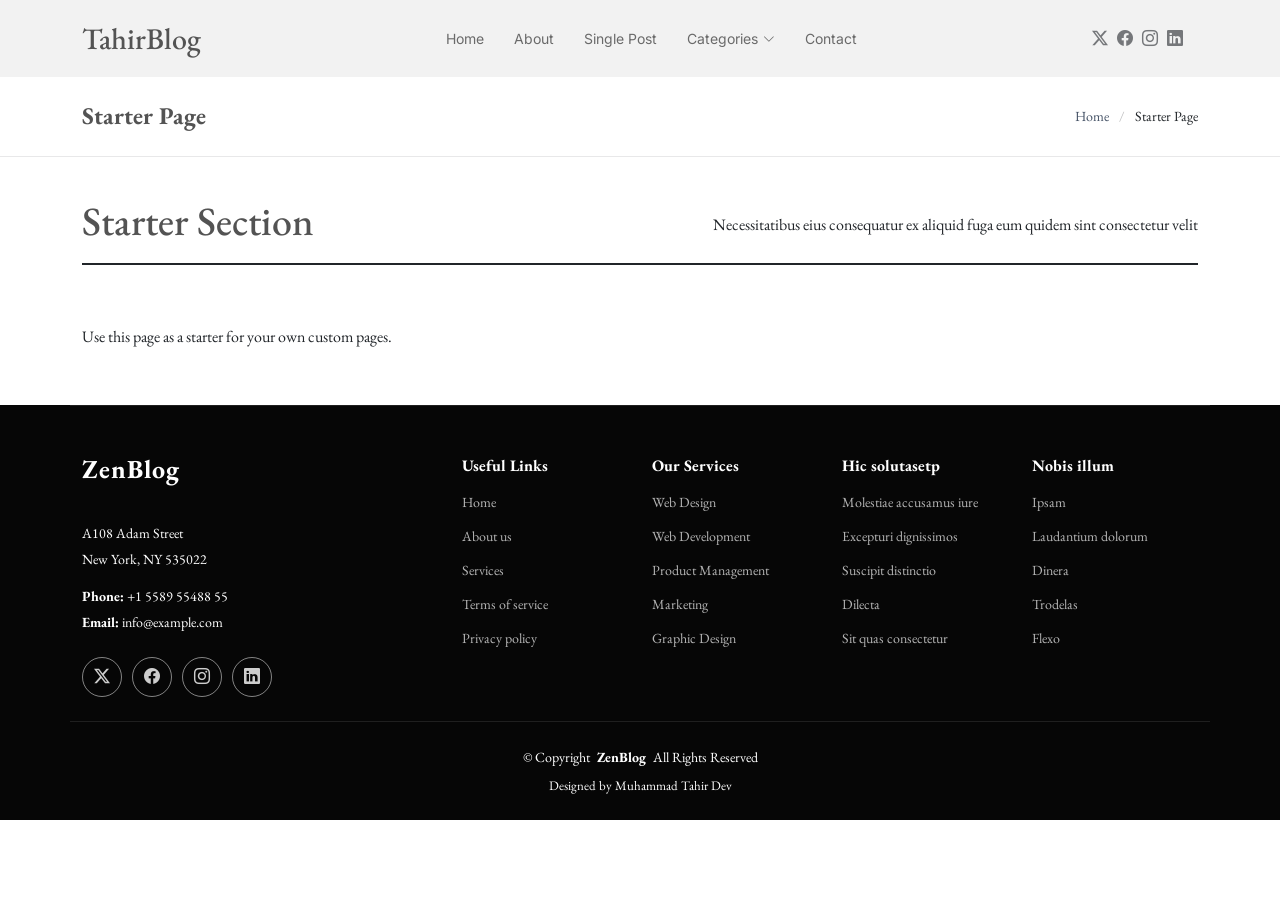
<file: starter-page.html>
<!DOCTYPE html>
<html lang="en">

<head>
  <meta charset="utf-8">
  <meta content="width=device-width, initial-scale=1.0" name="viewport">
  <title>Starter Page - TahirBlog</title>
  <meta name="description" content="">
  <meta name="keywords" content="">

  <!-- Favicons -->
  <link href="assets/img/favicon.png" rel="icon">
  <link href="assets/img/apple-touch-icon.png" rel="apple-touch-icon">

  <!-- Fonts -->
  <link href="https://fonts.googleapis.com" rel="preconnect">
  <link href="https://fonts.gstatic.com" rel="preconnect" crossorigin>
  <link href="https://fonts.googleapis.com/css2?family=Inter:wght@100;200;300;400;500;600;700;800;900&family=EB+Garamond:ital,wght@0,400;0,500;0,600;0,700;0,800;1,400;1,500;1,600;1,700;1,800&display=swap" rel="stylesheet">

  <!-- Vendor CSS Files -->
  <link href="assets/vendor/bootstrap/css/bootstrap.min.css" rel="stylesheet">
  <link href="assets/vendor/bootstrap-icons/bootstrap-icons.css" rel="stylesheet">
  <link href="assets/vendor/aos/aos.css" rel="stylesheet">
  <link href="assets/vendor/swiper/swiper-bundle.min.css" rel="stylesheet">

  <!-- Main CSS File -->
  <link href="assets/css/main.css" rel="stylesheet">
</head>

<body class="starter-page-page">

  <header id="header" class="header d-flex align-items-center sticky-top">
    <div class="container position-relative d-flex align-items-center justify-content-between">

      <a href="index.html" class="logo d-flex align-items-center me-auto me-xl-0">
        <!-- Uncomment the line below if you also wish to use an image logo -->
        <!-- <img src="assets/img/logo.png" alt=""> -->
        <h1 class="sitename">TahirBlog</h1>
      </a>

      <nav id="navmenu" class="navmenu">
        <ul>
          <li><a href="index.html">Home</a></li>
          <li><a href="about.html">About</a></li>
          <li><a href="single-post.html">Single Post</a></li>
          <li class="dropdown"><a href="#"><span>Categories</span> <i class="bi bi-chevron-down toggle-dropdown"></i></a>
            <ul>
              <li><a href="category.html">Category 1</a></li>
              <li class="dropdown"><a href="#"><span>Deep Dropdown</span> <i class="bi bi-chevron-down toggle-dropdown"></i></a>
                <ul>
                  <li><a href="#">Deep Dropdown 1</a></li>
                  <li><a href="#">Deep Dropdown 2</a></li>
                  <li><a href="#">Deep Dropdown 3</a></li>
                  <li><a href="#">Deep Dropdown 4</a></li>
                  <li><a href="#">Deep Dropdown 5</a></li>
                </ul>
              </li>
              <li><a href="category.html">Category 2</a></li>
              <li><a href="category.html">Category 3</a></li>
              <li><a href="category.html">Category 4</a></li>
            </ul>
          </li>
          <li><a href="contact.html">Contact</a></li>
        </ul>
        <i class="mobile-nav-toggle d-xl-none bi bi-list"></i>
      </nav>

      <div class="header-social-links">
        <a href="#" class="twitter"><i class="bi bi-twitter-x"></i></a>
        <a href="#" class="facebook"><i class="bi bi-facebook"></i></a>
        <a href="#" class="instagram"><i class="bi bi-instagram"></i></a>
        <a href="#" class="linkedin"><i class="bi bi-linkedin"></i></a>
      </div>

    </div>
  </header>

  <main class="main">

    <!-- Page Title -->
    <div class="page-title">
      <div class="container d-lg-flex justify-content-between align-items-center">
        <h1 class="mb-2 mb-lg-0">Starter Page</h1>
        <nav class="breadcrumbs">
          <ol>
            <li><a href="index.html">Home</a></li>
            <li class="current">Starter Page</li>
          </ol>
        </nav>
      </div>
    </div><!-- End Page Title -->

    <!-- Starter Section Section -->
    <section id="starter-section" class="starter-section section">

      <!-- Section Title -->
      <div class="container section-title" data-aos="fade-up">
        <div class="section-title-container d-flex align-items-center justify-content-between">
          <h2>Starter Section</h2>
          <p>Necessitatibus eius consequatur ex aliquid fuga eum quidem sint consectetur velit</p>
        </div>
      </div><!-- End Section Title -->

      <div class="container" data-aos="fade-up">
        <p>Use this page as a starter for your own custom pages.</p>
      </div>

    </section><!-- /Starter Section Section -->

  </main>

  <footer id="footer" class="footer dark-background">

    <div class="container footer-top">
      <div class="row gy-4">
        <div class="col-lg-4 col-md-6 footer-about">
          <a href="index.html" class="logo d-flex align-items-center">
            <span class="sitename">ZenBlog</span>
          </a>
          <div class="footer-contact pt-3">
            <p>A108 Adam Street</p>
            <p>New York, NY 535022</p>
            <p class="mt-3"><strong>Phone:</strong> <span>+1 5589 55488 55</span></p>
            <p><strong>Email:</strong> <span>info@example.com</span></p>
          </div>
          <div class="social-links d-flex mt-4">
            <a href=""><i class="bi bi-twitter-x"></i></a>
            <a href=""><i class="bi bi-facebook"></i></a>
            <a href=""><i class="bi bi-instagram"></i></a>
            <a href=""><i class="bi bi-linkedin"></i></a>
          </div>
        </div>

        <div class="col-lg-2 col-md-3 footer-links">
          <h4>Useful Links</h4>
          <ul>
            <li><a href="#">Home</a></li>
            <li><a href="#">About us</a></li>
            <li><a href="#">Services</a></li>
            <li><a href="#">Terms of service</a></li>
            <li><a href="#">Privacy policy</a></li>
          </ul>
        </div>

        <div class="col-lg-2 col-md-3 footer-links">
          <h4>Our Services</h4>
          <ul>
            <li><a href="#">Web Design</a></li>
            <li><a href="#">Web Development</a></li>
            <li><a href="#">Product Management</a></li>
            <li><a href="#">Marketing</a></li>
            <li><a href="#">Graphic Design</a></li>
          </ul>
        </div>

        <div class="col-lg-2 col-md-3 footer-links">
          <h4>Hic solutasetp</h4>
          <ul>
            <li><a href="#">Molestiae accusamus iure</a></li>
            <li><a href="#">Excepturi dignissimos</a></li>
            <li><a href="#">Suscipit distinctio</a></li>
            <li><a href="#">Dilecta</a></li>
            <li><a href="#">Sit quas consectetur</a></li>
          </ul>
        </div>

        <div class="col-lg-2 col-md-3 footer-links">
          <h4>Nobis illum</h4>
          <ul>
            <li><a href="#">Ipsam</a></li>
            <li><a href="#">Laudantium dolorum</a></li>
            <li><a href="#">Dinera</a></li>
            <li><a href="#">Trodelas</a></li>
            <li><a href="#">Flexo</a></li>
          </ul>
        </div>

      </div>
    </div>

    <div class="container copyright text-center mt-4">
      <p>© <span>Copyright</span> <strong class="px-1 sitename">ZenBlog</strong> <span>All Rights Reserved</span></p>
      <div class="credits">
        Designed by Muhammad Tahir Dev
      </div>
    </div>

  </footer>

  <!-- Scroll Top -->
  <a href="#" id="scroll-top" class="scroll-top d-flex align-items-center justify-content-center"><i class="bi bi-arrow-up-short"></i></a>

  <!-- Preloader -->
  <div id="preloader"></div>

  <!-- Vendor JS Files -->
  <script src="assets/vendor/bootstrap/js/bootstrap.bundle.min.js"></script>
  <script src="assets/vendor/php-email-form/validate.js"></script>
  <script src="assets/vendor/aos/aos.js"></script>
  <script src="assets/vendor/swiper/swiper-bundle.min.js"></script>

  <!-- Main JS File -->
  <script src="assets/js/main.js"></script>

</body>

</html>
</file>
<file: assets/css/main.css>
/* Fonts */
:root {
  --default-font: "EB Garamond",  system-ui, -apple-system, "Segoe UI", Roboto, "Helvetica Neue", Arial, "Noto Sans", "Liberation Sans", sans-serif, "Apple Color Emoji", "Segoe UI Emoji", "Segoe UI Symbol", "Noto Color Emoji";
  --heading-font: "EB Garamond",  sans-serif;
  --nav-font: "Inter",  sans-serif;
}

/* Global Colors - The following color variables are used throughout the website. Updating them here will change the color scheme of the entire website */
:root { 
  --background-color: #ffffff; /* Background color for the entire website, including individual sections */
  --default-color: #212529; /* Default color used for the majority of the text content across the entire website */
  --heading-color: #535353; /* Color for headings, subheadings and title throughout the website */
  --accent-color: #465367; /* Accent color that represents your brand on the website. It's used for buttons, links, and other elements that need to stand out */
  --surface-color: #ffffff; /* The surface color is used as a background of boxed elements within sections, such as cards, icon boxes, or other elements that require a visual separation from the global background. */
  --contrast-color: #ffffff; /* Contrast color for text, ensuring readability against backgrounds of accent, heading, or default colors. */
}

/* Nav Menu Colors - The following color variables are used specifically for the navigation menu. They are separate from the global colors to allow for more customization options */
:root {
  --nav-color: #6a6a6a;  /* The default color of the main navmenu links */
  --nav-hover-color: #465367; /* Applied to main navmenu links when they are hovered over or active */
  --nav-mobile-background-color: #ffffff; /* Used as the background color for mobile navigation menu */
  --nav-dropdown-background-color: #ffffff; /* Used as the background color for dropdown items that appear when hovering over primary navigation items */
  --nav-dropdown-color: #6a6a6a; /* Used for navigation links of the dropdown items in the navigation menu. */
  --nav-dropdown-hover-color: #465367; /* Similar to --nav-hover-color, this color is applied to dropdown navigation links when they are hovered over. */
}

/* Color Presets - These classes override global colors when applied to any section or element, providing reuse of the sam color scheme. */

.light-background {
  --background-color: #f9f9f9;
  --surface-color: #ffffff;
}

.dark-background {
  --background-color: #060606;
  --default-color: #ffffff;
  --heading-color: #ffffff;
  --surface-color: #252525;
  --contrast-color: #ffffff;
}

/* Smooth scroll */
:root {
  scroll-behavior: smooth;
}

/*--------------------------------------------------------------
# General Styling & Shared Classes
--------------------------------------------------------------*/
body {
  color: var(--default-color);
  background-color: var(--background-color);
  font-family: var(--default-font);
}

a {
  color: var(--accent-color);
  text-decoration: none;
  transition: 0.3s;
}

a:hover {
  color: color-mix(in srgb, var(--accent-color), transparent 25%);
  text-decoration: none;
}

h1,
h2,
h3,
h4,
h5,
h6 {
  color: var(--heading-color);
  font-family: var(--heading-font);
}

/* PHP Email Form Messages
------------------------------*/
.php-email-form .error-message {
  display: none;
  background: #df1529;
  color: #ffffff;
  text-align: left;
  padding: 15px;
  margin-bottom: 24px;
  font-weight: 600;
}

.php-email-form .sent-message {
  display: none;
  color: #ffffff;
  background: #059652;
  text-align: center;
  padding: 15px;
  margin-bottom: 24px;
  font-weight: 600;
}

.php-email-form .loading {
  display: none;
  background: var(--surface-color);
  text-align: center;
  padding: 15px;
  margin-bottom: 24px;
}

.php-email-form .loading:before {
  content: "";
  display: inline-block;
  border-radius: 50%;
  width: 24px;
  height: 24px;
  margin: 0 10px -6px 0;
  border: 3px solid var(--accent-color);
  border-top-color: var(--surface-color);
  animation: php-email-form-loading 1s linear infinite;
}

@keyframes php-email-form-loading {
  0% {
    transform: rotate(0deg);
  }

  100% {
    transform: rotate(360deg);
  }
}

/*--------------------------------------------------------------
# Global Header
--------------------------------------------------------------*/
.header {
  --background-color: #f2f2f2;
  color: var(--default-color);
  background-color: var(--background-color);
  padding: 10px 0;
  transition: all 0.5s;
  z-index: 997;
}

.header .logo {
  line-height: 1;
}

.header .logo img {
  max-height: 36px;
  margin-right: 8px;
}

.header .logo h1 {
  font-size: 30px;
  margin: 0;
  font-weight: 500;
  color: var(--heading-color);
}

.header .header-social-links {
  padding-right: 15px;
}

.header .header-social-links a {
  color: color-mix(in srgb, var(--default-color), transparent 40%);
  padding-left: 6px;
  display: inline-block;
  transition: 0.3s;
  font-size: 16px;
}

.header .header-social-links a:hover {
  color: var(--accent-color);
}

.header .header-social-links a i {
  line-height: 0px;
}

@media (max-width: 1200px) {
  .header .logo {
    order: 1;
  }

  .header .header-social-links {
    order: 2;
  }

  .header .navmenu {
    order: 3;
  }
}

/*--------------------------------------------------------------
# Navigation Menu
--------------------------------------------------------------*/
/* Navmenu - Desktop */
@media (min-width: 1200px) {
  .navmenu {
    padding: 0;
  }

  .navmenu ul {
    margin: 0;
    padding: 0;
    display: flex;
    list-style: none;
    align-items: center;
  }

  .navmenu li {
    position: relative;
  }

  .navmenu a,
  .navmenu a:focus {
    color: var(--nav-color);
    padding: 18px 15px;
    font-size: 14px;
    font-family: var(--nav-font);
    font-weight: 400;
    display: flex;
    align-items: center;
    justify-content: space-between;
    white-space: nowrap;
    transition: 0.3s;
  }

  .navmenu a i,
  .navmenu a:focus i {
    font-size: 12px;
    line-height: 0;
    margin-left: 5px;
    transition: 0.3s;
  }

  .navmenu li:last-child a {
    padding-right: 0;
  }

  .navmenu li:hover>a,
  .navmenu .active,
  .navmenu .active:focus {
    color: var(--nav-hover-color);
  }

  .navmenu .dropdown ul {
    margin: 0;
    padding: 10px 0;
    background: var(--nav-dropdown-background-color);
    display: block;
    position: absolute;
    visibility: hidden;
    left: 14px;
    top: 130%;
    opacity: 0;
    transition: 0.3s;
    border-radius: 4px;
    z-index: 99;
    box-shadow: 0px 0px 30px rgba(0, 0, 0, 0.1);
  }

  .navmenu .dropdown ul li {
    min-width: 200px;
  }

  .navmenu .dropdown ul a {
    padding: 10px 20px;
    font-size: 15px;
    text-transform: none;
    color: var(--nav-dropdown-color);
  }

  .navmenu .dropdown ul a i {
    font-size: 12px;
  }

  .navmenu .dropdown ul a:hover,
  .navmenu .dropdown ul .active:hover,
  .navmenu .dropdown ul li:hover>a {
    color: var(--nav-dropdown-hover-color);
  }

  .navmenu .dropdown:hover>ul {
    opacity: 1;
    top: 100%;
    visibility: visible;
  }

  .navmenu .dropdown .dropdown ul {
    top: 0;
    left: -90%;
    visibility: hidden;
  }

  .navmenu .dropdown .dropdown:hover>ul {
    opacity: 1;
    top: 0;
    left: -100%;
    visibility: visible;
  }
}

/* Navmenu - Mobile */
@media (max-width: 1199px) {
  .mobile-nav-toggle {
    color: var(--nav-color);
    font-size: 28px;
    line-height: 0;
    margin-right: 10px;
    cursor: pointer;
    transition: color 0.3s;
  }

  .navmenu {
    padding: 0;
    z-index: 9997;
  }

  .navmenu ul {
    display: none;
    list-style: none;
    position: absolute;
    inset: 60px 20px 20px 20px;
    padding: 10px 0;
    margin: 0;
    border-radius: 6px;
    background-color: var(--nav-mobile-background-color);
    overflow-y: auto;
    transition: 0.3s;
    z-index: 9998;
    box-shadow: 0px 0px 30px rgba(0, 0, 0, 0.1);
  }

  .navmenu a,
  .navmenu a:focus {
    color: var(--nav-dropdown-color);
    padding: 10px 20px;
    font-family: var(--nav-font);
    font-size: 17px;
    font-weight: 500;
    display: flex;
    align-items: center;
    justify-content: space-between;
    white-space: nowrap;
    transition: 0.3s;
  }

  .navmenu a i,
  .navmenu a:focus i {
    font-size: 12px;
    line-height: 0;
    margin-left: 5px;
    width: 30px;
    height: 30px;
    display: flex;
    align-items: center;
    justify-content: center;
    border-radius: 50%;
    transition: 0.3s;
    background-color: color-mix(in srgb, var(--accent-color), transparent 90%);
  }

  .navmenu a i:hover,
  .navmenu a:focus i:hover {
    background-color: var(--accent-color);
    color: var(--contrast-color);
  }

  .navmenu a:hover,
  .navmenu .active,
  .navmenu .active:focus {
    color: var(--nav-dropdown-hover-color);
  }

  .navmenu .active i,
  .navmenu .active:focus i {
    background-color: var(--accent-color);
    color: var(--contrast-color);
    transform: rotate(180deg);
  }

  .navmenu .dropdown ul {
    position: static;
    display: none;
    z-index: 99;
    padding: 10px 0;
    margin: 10px 20px;
    background-color: var(--nav-dropdown-background-color);
    border: 1px solid color-mix(in srgb, var(--default-color), transparent 90%);
    box-shadow: none;
    transition: all 0.5s ease-in-out;
  }

  .navmenu .dropdown ul ul {
    background-color: rgba(33, 37, 41, 0.1);
  }

  .navmenu .dropdown>.dropdown-active {
    display: block;
    background-color: rgba(33, 37, 41, 0.03);
  }

  .mobile-nav-active {
    overflow: hidden;
  }

  .mobile-nav-active .mobile-nav-toggle {
    color: #fff;
    position: absolute;
    font-size: 32px;
    top: 15px;
    right: 15px;
    margin-right: 0;
    z-index: 9999;
  }

  .mobile-nav-active .navmenu {
    position: fixed;
    overflow: hidden;
    inset: 0;
    background: rgba(33, 37, 41, 0.8);
    transition: 0.3s;
  }

  .mobile-nav-active .navmenu>ul {
    display: block;
  }
}

/*--------------------------------------------------------------
# Global Footer
--------------------------------------------------------------*/
.footer {
  color: var(--default-color);
  background-color: var(--background-color);
  font-size: 14px;
  position: relative;
}

.footer .footer-top {
  padding-top: 50px;
  border-top: 1px solid color-mix(in srgb, var(--default-color), transparent 90%);
}

.footer .footer-about .logo {
  line-height: 1;
  margin-bottom: 25px;
}

.footer .footer-about .logo img {
  max-height: 40px;
  margin-right: 6px;
}

.footer .footer-about .logo span {
  color: var(--heading-color);
  font-family: var(--heading-font);
  font-size: 26px;
  font-weight: 700;
  letter-spacing: 1px;
}

.footer .footer-about p {
  font-size: 14px;
  font-family: var(--heading-font);
}

.footer .social-links a {
  display: flex;
  align-items: center;
  justify-content: center;
  width: 40px;
  height: 40px;
  border-radius: 50%;
  border: 1px solid color-mix(in srgb, var(--default-color), transparent 50%);
  font-size: 16px;
  color: color-mix(in srgb, var(--default-color), transparent 20%);
  margin-right: 10px;
  transition: 0.3s;
}

.footer .social-links a:hover {
  color: var(--accent-color);
  border-color: var(--accent-color);
}

.footer h4 {
  font-size: 16px;
  font-weight: bold;
  position: relative;
  padding-bottom: 12px;
}

.footer .footer-links {
  margin-bottom: 30px;
}

.footer .footer-links ul {
  list-style: none;
  padding: 0;
  margin: 0;
}

.footer .footer-links ul i {
  padding-right: 2px;
  font-size: 12px;
  line-height: 0;
}

.footer .footer-links ul li {
  padding: 10px 0;
  display: flex;
  align-items: center;
}

.footer .footer-links ul li:first-child {
  padding-top: 0;
}

.footer .footer-links ul a {
  color: color-mix(in srgb, var(--default-color), transparent 30%);
  display: inline-block;
  line-height: 1;
}

.footer .footer-links ul a:hover {
  color: var(--accent-color);
}

.footer .footer-contact p {
  margin-bottom: 5px;
}

.footer .copyright {
  padding: 25px 0;
  border-top: 1px solid color-mix(in srgb, var(--default-color), transparent 90%);
}

.footer .copyright p {
  margin-bottom: 0;
}

.footer .credits {
  margin-top: 8px;
  font-size: 13px;
}

.footer .credits a {
  color: var(--default-color);
}

/*--------------------------------------------------------------
# Preloader
--------------------------------------------------------------*/
#preloader {
  position: fixed;
  inset: 0;
  z-index: 999999;
  overflow: hidden;
  background: var(--background-color);
  transition: all 0.6s ease-out;
}

#preloader:before {
  content: "";
  position: fixed;
  top: calc(50% - 30px);
  left: calc(50% - 30px);
  border: 6px solid #ffffff;
  border-color: var(--accent-color) transparent var(--accent-color) transparent;
  border-radius: 50%;
  width: 60px;
  height: 60px;
  animation: animate-preloader 1.5s linear infinite;
}

@keyframes animate-preloader {
  0% {
    transform: rotate(0deg);
  }

  100% {
    transform: rotate(360deg);
  }
}

/*--------------------------------------------------------------
# Scroll Top Button
--------------------------------------------------------------*/
.scroll-top {
  position: fixed;
  visibility: hidden;
  opacity: 0;
  right: 15px;
  bottom: 15px;
  z-index: 99999;
  background-color: var(--accent-color);
  width: 40px;
  height: 40px;
  border-radius: 4px;
  transition: all 0.4s;
}

.scroll-top i {
  font-size: 24px;
  color: var(--contrast-color);
  line-height: 0;
}

.scroll-top:hover {
  background-color: color-mix(in srgb, var(--accent-color), transparent 20%);
  color: var(--contrast-color);
}

.scroll-top.active {
  visibility: visible;
  opacity: 1;
}

/*--------------------------------------------------------------
# Disable aos animation delay on mobile devices
--------------------------------------------------------------*/
@media screen and (max-width: 768px) {
  [data-aos-delay] {
    transition-delay: 0 !important;
  }
}

/*--------------------------------------------------------------
# Global Page Titles & Breadcrumbs
--------------------------------------------------------------*/
.page-title {
  color: var(--default-color);
  background-color: var(--background-color);
  padding: 25px 0;
  position: relative;
  border-bottom: 1px solid color-mix(in srgb, var(--default-color), transparent 90%);
}

.page-title h1 {
  font-size: 24px;
  font-weight: 700;
}

.page-title .breadcrumbs ol {
  display: flex;
  flex-wrap: wrap;
  list-style: none;
  padding: 0;
  margin: 0;
  font-size: 14px;
  font-weight: 400;
}

.page-title .breadcrumbs ol li+li {
  padding-left: 10px;
}

.page-title .breadcrumbs ol li+li::before {
  content: "/";
  display: inline-block;
  padding-right: 10px;
  color: color-mix(in srgb, var(--default-color), transparent 70%);
}

/*--------------------------------------------------------------
# Global Sections
--------------------------------------------------------------*/
section,
.section {
  color: var(--default-color);
  background-color: var(--background-color);
  padding: 40px 0;
  scroll-margin-top: 90px;
  overflow: clip;
}

@media (max-width: 1199px) {

  section,
  .section {
    scroll-margin-top: 66px;
  }
}

/*--------------------------------------------------------------
# Global Section Titles
--------------------------------------------------------------*/
.section-title {
  margin-bottom: 60px;
  position: relative;
}

.section-title .section-title-container {
  padding-bottom: 10px;
  border-bottom: 2px solid var(--default-color);
}

.section-title h2 {
  font-size: 40px;
  font-weight: 0;
}

.section-title p {
  margin-bottom: 0;
}

.section-title p a {
  color: var(--default-color);
  text-transform: uppercase;
  font-size: 12px;
  letter-spacing: 0.5px;
  border-bottom: 1.5px solid var(--default-color);
  font-family: var(--nav-font);
  font-weight: 500;
  padding-bottom: 2px;
}

/*--------------------------------------------------------------
# Slider Section
--------------------------------------------------------------*/
.slider {
  background-color: transparent;
}

.slider .swiper-pagination .swiper-pagination-bullet {
  background-color: color-mix(in srgb, var(--default-color) 90%, white 15%);
}

.slider .swiper-pagination .swiper-pagination-bullet-active {
  background-color: var(--accent-color);
}

.slider .swiper-wrapper {
  height: auto !important;
}

.slider .swiper-slide {
  min-height: 500px;
  position: relative;
  display: flex;
  align-items: flex-end;
  background-repeat: no-repeat;
  background-size: cover;
}

.slider .swiper-slide::before {
  content: "";
  position: absolute;
  top: 0;
  left: 0;
  width: 100%;
  height: 100%;
  background: color-mix(in srgb, var(--background-color), transparent 50%);
}

@media (max-width: 575px) {
  .slider .swiper-slide {
    min-height: 300px;
  }
}

.slider .swiper-button-prev:after,
.slider .swiper-button-next:after {
  font-size: 24px;
  color: color-mix(in srgb, var(--default-color), transparent 50%);
}

.slider .content {
  padding: 60px 80px;
  max-width: 700px;
  position: relative;
}

.slider .content a,
.slider .content h2,
.slider .content p {
  color: var(--default-color);
}

/*--------------------------------------------------------------
# Trending Category Section
--------------------------------------------------------------*/
.trending-category .post-entry {
  margin-bottom: 30px;
}

.trending-category .post-entry img {
  margin-bottom: 30px;
}

.trending-category .post-entry h2 {
  margin-bottom: 20px;
  font-size: 20px;
  font-weight: 600;
  line-height: 1.2;
}

.trending-category .post-entry h2 a {
  color: var(--heading-color);
}

.trending-category .post-entry h2 a:hover {
  text-decoration: underline;
}

.trending-category .post-entry.lg h2 {
  font-size: 40px;
  line-height: 1;
}

.trending-category .post-meta {
  font-size: 11px;
  letter-spacing: 0.07rem;
  text-transform: uppercase;
  font-weight: 600;
  color: color-mix(in srgb, var(--default-color), transparent 50%);
  margin-bottom: 10px;
}

.trending-category .custom-border {
  border-color: color-mix(in srgb, var(--default-color), transparent 90%) !important;
}

@media (max-width: 768px) {
  .trending-category .custom-border {
    border: none !important;
  }
}

.trending-category .author .photo {
  margin-right: 10px;
}

.trending-category .author .photo img {
  width: 40px;
  border-radius: 50%;
  margin-bottom: 0;
}

.trending-category .author .name h3 {
  margin: 0;
  padding: 0;
  font-size: 15px;
  font-family: var(--default-font);
}

.trending-category .trending {
  border: 1px solid color-mix(in srgb, var(--default-color), transparent 90%);
}

.trending-category .trending>h3 {
  color: var(--default-color);
  padding: 20px;
  border-bottom: 1px solid color-mix(in srgb, var(--default-color), transparent 90%);
}

.trending-category .trending .trending-post {
  padding: 0;
  margin: 0;
}

.trending-category .trending .trending-post li {
  padding: 0;
  margin: 0;
  list-style: none;
  display: block;
}

.trending-category .trending .trending-post li a {
  display: block;
  padding: 20px;
  border-bottom: 1px solid color-mix(in srgb, var(--default-color), transparent 90%);
  position: relative;
  overflow: hidden;
  z-index: 2;
}

.trending-category .trending .trending-post li a .number {
  position: absolute;
  z-index: 1;
  font-size: 5rem;
  left: -10px;
  top: -20px;
  font-weight: 700;
  font-family: var(--heading-font);
  color: color-mix(in srgb, var(--default-color), transparent 95%);
}

.trending-category .trending .trending-post li a h3 {
  font-size: 18px;
  color: var(--default-color);
  transition: 0.3s;
}

.trending-category .trending .trending-post li a .author {
  color: color-mix(in srgb, var(--default-color), transparent 50%);
  font-weight: 500;
}

.trending-category .trending .trending-post li a:hover h3 {
  color: var(--default-color);
  text-decoration: underline;
}

.trending-category .trending .trending-post li:last-child a {
  border-bottom: none;
}

/*--------------------------------------------------------------
# Culture Category Section
--------------------------------------------------------------*/
.culture-category .post-entry {
  margin-bottom: 30px;
}

.culture-category .post-entry h3 a {
  color: var(--heading-color);
  font-weight: 600;
}

.culture-category .post-entry h3 a:hover {
  text-decoration: underline;
}

.culture-category .post-entry .thumbnail {
  flex: 0 0 65%;
}

@media (max-width: 960px) {
  .culture-category .post-entry .thumbnail {
    flex: 0 0 100%;
    margin-bottom: 20px;
  }
}

.culture-category .post-entry.half .thumbnail {
  flex: 0 0 50%;
}

@media (max-width: 768px) {
  .culture-category .post-entry.half .thumbnail {
    flex: 0 0 100%;
    margin-bottom: 20px;
  }
}

.culture-category .post-entry.small-img .thumbnail {
  flex: 0 0 30%;
}

@media (max-width: 768px) {
  .culture-category .post-entry.small-img .thumbnail {
    flex: 0 0 100%;
    margin-bottom: 20px;
  }
}

.culture-category .border-bottom {
  border-color: color-mix(in srgb, var(--default-color), transparent 90%) !important;
}

.culture-category .post-meta {
  font-size: 11px;
  letter-spacing: 0.07rem;
  text-transform: uppercase;
  font-weight: 600;
  color: color-mix(in srgb, var(--default-color), transparent 50%);
  margin-bottom: 10px;
}

.culture-category .author .photo {
  margin-right: 10px;
}

.culture-category .author .photo img {
  width: 40px;
  border-radius: 50%;
  margin-bottom: 0;
}

.culture-category .author .name h3 {
  margin: 0;
  padding: 0;
  font-size: 15px;
  font-family: var(--default-font);
}

.culture-category .post-list {
  margin-bottom: 30px;
}

.culture-category .post-list img {
  margin-bottom: 30px;
}

.culture-category .post-list h2 {
  margin-bottom: 20px;
  font-size: 20px;
  font-weight: 600;
  line-height: 1.2;
}

.culture-category .post-list h2 a {
  color: var(--heading-color);
}

.culture-category .post-list h2 a:hover {
  text-decoration: underline;
}

.culture-category .post-list.lg h2 {
  font-size: 40px;
  line-height: 1;
}

/*--------------------------------------------------------------
# Business Category Section
--------------------------------------------------------------*/
.business-category .post-entry {
  margin-bottom: 30px;
}

.business-category .post-entry h3 a {
  color: var(--heading-color);
  font-weight: 600;
}

.business-category .post-entry h3 a:hover {
  text-decoration: underline;
}

.business-category .post-entry .thumbnail {
  flex: 0 0 65%;
}

@media (max-width: 960px) {
  .business-category .post-entry .thumbnail {
    flex: 0 0 100%;
    margin-bottom: 20px;
  }
}

.business-category .post-entry.half .thumbnail {
  flex: 0 0 50%;
}

@media (max-width: 768px) {
  .business-category .post-entry.half .thumbnail {
    flex: 0 0 100%;
    margin-bottom: 20px;
  }
}

.business-category .post-entry.small-img .thumbnail {
  flex: 0 0 30%;
}

@media (max-width: 768px) {
  .business-category .post-entry.small-img .thumbnail {
    flex: 0 0 100%;
    margin-bottom: 20px;
  }
}

.business-category .border-bottom {
  border-color: color-mix(in srgb, var(--default-color), transparent 90%) !important;
}

.business-category .post-meta {
  font-size: 11px;
  letter-spacing: 0.07rem;
  text-transform: uppercase;
  font-weight: 600;
  color: color-mix(in srgb, var(--default-color), transparent 50%);
  margin-bottom: 10px;
}

.business-category .author .photo {
  margin-right: 10px;
}

.business-category .author .photo img {
  width: 40px;
  border-radius: 50%;
  margin-bottom: 0;
}

.business-category .author .name h3 {
  margin: 0;
  padding: 0;
  font-size: 15px;
  font-family: var(--default-font);
}

.business-category .post-list {
  margin-bottom: 30px;
}

.business-category .post-list img {
  margin-bottom: 30px;
}

.business-category .post-list h2 {
  margin-bottom: 20px;
  font-size: 20px;
  font-weight: 600;
  line-height: 1.2;
}

.business-category .post-list h2 a {
  color: var(--heading-color);
}

.business-category .post-list h2 a:hover {
  text-decoration: underline;
}

.business-category .post-list.lg h2 {
  font-size: 40px;
  line-height: 1;
}

/*--------------------------------------------------------------
# Lifestyle Category Section
--------------------------------------------------------------*/
.lifestyle-category .post-meta {
  font-size: 11px;
  letter-spacing: 0.07rem;
  text-transform: uppercase;
  font-weight: 600;
  color: color-mix(in srgb, var(--default-color), transparent 50%);
  margin-bottom: 10px;
}

.lifestyle-category .author .photo {
  margin-right: 10px;
}

.lifestyle-category .author .photo img {
  width: 40px;
  border-radius: 50%;
  margin-bottom: 0;
}

.lifestyle-category .author .name h3 {
  margin: 0;
  padding: 0;
  font-size: 15px;
  font-family: var(--default-font);
}

.lifestyle-category .custom-border,
.lifestyle-category .border-bottom {
  border-color: color-mix(in srgb, var(--default-color), transparent 90%) !important;
}

.lifestyle-category .post-list {
  margin-bottom: 30px;
}

.lifestyle-category .post-list img {
  margin-bottom: 30px;
}

.lifestyle-category .post-list h2 {
  margin-bottom: 20px;
  font-size: 20px;
  font-weight: 600;
  line-height: 1.2;
}

.lifestyle-category .post-list h2 a {
  color: var(--heading-color);
}

.lifestyle-category .post-list h2 a:hover {
  text-decoration: underline;
}

.lifestyle-category .post-list.lg h2 {
  font-size: 40px;
  line-height: 1;
}

/*--------------------------------------------------------------
# About Section
--------------------------------------------------------------*/
.about .content .who-we-are {
  text-transform: uppercase;
  margin-bottom: 15px;
  color: color-mix(in srgb, var(--default-color), transparent 40%);
}

.about .content h3 {
  font-size: 2rem;
  font-weight: 700;
}

.about .content ul {
  list-style: none;
  padding: 0;
}

.about .content ul li {
  padding-bottom: 10px;
}

.about .content ul i {
  font-size: 1.25rem;
  margin-right: 4px;
  color: var(--accent-color);
}

.about .content p:last-child {
  margin-bottom: 0;
}

.about .content .read-more {
  background: var(--accent-color);
  color: var(--contrast-color);
  font-family: var(--heading-font);
  font-weight: 500;
  font-size: 16px;
  letter-spacing: 1px;
  padding: 12px 24px;
  border-radius: 5px;
  transition: 0.3s;
  display: inline-flex;
  align-items: center;
  justify-content: center;
}

.about .content .read-more i {
  font-size: 18px;
  margin-left: 5px;
  line-height: 0;
  transition: 0.3s;
}

.about .content .read-more:hover {
  background: color-mix(in srgb, var(--accent-color), transparent 20%);
  padding-right: 19px;
}

.about .content .read-more:hover i {
  margin-left: 10px;
}

.about .about-images img {
  border-radius: 10px;
}

/*--------------------------------------------------------------
# Team Section
--------------------------------------------------------------*/
.team .team-member {
  background-color: var(--surface-color);
  box-shadow: 0px 2px 15px rgba(0, 0, 0, 0.1);
  position: relative;
  border-radius: 5px;
  transition: 0.5s;
  padding: 30px;
  height: 100%;
}

@media (max-width: 468px) {
  .team .team-member {
    flex-direction: column;
    justify-content: center !important;
    align-items: center !important;
  }
}

.team .team-member .pic {
  overflow: hidden;
  width: 150px;
  border-radius: 50%;
  flex-shrink: 0;
}

.team .team-member .pic img {
  transition: ease-in-out 0.3s;
}

.team .team-member:hover {
  transform: translateY(-10px);
}

.team .team-member .member-info {
  padding-left: 30px;
}

@media (max-width: 468px) {
  .team .team-member .member-info {
    padding: 30px 0 0 0;
    text-align: center;
  }
}

.team .team-member h4 {
  font-weight: 700;
  margin-bottom: 5px;
  font-size: 20px;
}

.team .team-member span {
  display: block;
  font-size: 15px;
  padding-bottom: 10px;
  position: relative;
  font-weight: 500;
}

.team .team-member span::after {
  content: "";
  position: absolute;
  display: block;
  width: 50px;
  height: 1px;
  background: color-mix(in srgb, var(--default-color), transparent 85%);
  bottom: 0;
  left: 0;
}

@media (max-width: 468px) {
  .team .team-member span::after {
    left: calc(50% - 25px);
  }
}

.team .team-member p {
  margin: 10px 0 0 0;
  font-size: 14px;
}

.team .team-member .social {
  margin-top: 12px;
  display: flex;
  align-items: center;
  justify-content: start;
  width: 100%;
}

@media (max-width: 468px) {
  .team .team-member .social {
    justify-content: center;
  }
}

.team .team-member .social a {
  background: color-mix(in srgb, var(--default-color), transparent 94%);
  transition: ease-in-out 0.3s;
  display: flex;
  align-items: center;
  justify-content: center;
  border-radius: 50px;
  width: 36px;
  height: 36px;
}

.team .team-member .social a i {
  color: color-mix(in srgb, var(--default-color), transparent 20%);
  font-size: 16px;
  margin: 0 2px;
}

.team .team-member .social a:hover {
  background: var(--accent-color);
}

.team .team-member .social a:hover i {
  color: var(--contrast-color);
}

.team .team-member .social a+a {
  margin-left: 8px;
}

/*--------------------------------------------------------------
# Starter Section Section
--------------------------------------------------------------*/
/* .starter-section {
  /* Add your styles here */
/* } */ 

/*--------------------------------------------------------------
# Blog Details Section
--------------------------------------------------------------*/
.blog-details {
  padding-bottom: 30px;
}

.blog-details .article {
  background-color: var(--surface-color);
  padding: 30px;
  box-shadow: 0 4px 16px rgba(0, 0, 0, 0.1);
}

.blog-details .post-img {
  margin: -30px -30px 20px -30px;
  overflow: hidden;
}

.blog-details .title {
  color: var(--heading-color);
  font-size: 28px;
  font-weight: 700;
  padding: 0;
  margin: 30px 0;
}

.blog-details .content {
  margin-top: 20px;
}

.blog-details .content h3 {
  font-size: 22px;
  margin-top: 30px;
  font-weight: bold;
}

.blog-details .content blockquote {
  overflow: hidden;
  background-color: color-mix(in srgb, var(--default-color), transparent 95%);
  padding: 60px;
  position: relative;
  text-align: center;
  margin: 20px 0;
}

.blog-details .content blockquote p {
  color: var(--default-color);
  line-height: 1.6;
  margin-bottom: 0;
  font-style: italic;
  font-weight: 500;
  font-size: 22px;
}

.blog-details .content blockquote:after {
  content: "";
  position: absolute;
  left: 0;
  top: 0;
  bottom: 0;
  width: 3px;
  background-color: var(--accent-color);
  margin-top: 20px;
  margin-bottom: 20px;
}

.blog-details .meta-top {
  margin-top: 20px;
  color: color-mix(in srgb, var(--default-color), transparent 40%);
}

.blog-details .meta-top ul {
  display: flex;
  flex-wrap: wrap;
  list-style: none;
  align-items: center;
  padding: 0;
  margin: 0;
}

.blog-details .meta-top ul li+li {
  padding-left: 20px;
}

.blog-details .meta-top i {
  font-size: 16px;
  margin-right: 8px;
  line-height: 0;
  color: color-mix(in srgb, var(--default-color), transparent 40%);
}

.blog-details .meta-top a {
  color: color-mix(in srgb, var(--default-color), transparent 40%);
  font-size: 14px;
  display: inline-block;
  line-height: 1;
}

.blog-details .meta-bottom {
  padding-top: 10px;
  border-top: 1px solid color-mix(in srgb, var(--default-color), transparent 90%);
}

.blog-details .meta-bottom i {
  color: color-mix(in srgb, var(--default-color), transparent 40%);
  display: inline;
}

.blog-details .meta-bottom a {
  color: color-mix(in srgb, var(--default-color), transparent 40%);
  transition: 0.3s;
}

.blog-details .meta-bottom a:hover {
  color: var(--accent-color);
}

.blog-details .meta-bottom .cats {
  list-style: none;
  display: inline;
  padding: 0 20px 0 0;
  font-size: 14px;
}

.blog-details .meta-bottom .cats li {
  display: inline-block;
}

.blog-details .meta-bottom .tags {
  list-style: none;
  display: inline;
  padding: 0;
  font-size: 14px;
}

.blog-details .meta-bottom .tags li {
  display: inline-block;
}

.blog-details .meta-bottom .tags li+li::before {
  padding-right: 6px;
  color: var(--default-color);
  content: ",";
}

.blog-details .meta-bottom .share {
  font-size: 16px;
}

.blog-details .meta-bottom .share i {
  padding-left: 5px;
}

/*--------------------------------------------------------------
# Blog Comments Section
--------------------------------------------------------------*/
.blog-comments {
  padding: 10px 0;
}

.blog-comments .comments-count {
  font-weight: bold;
}

.blog-comments .comment {
  margin-top: 30px;
  position: relative;
}

.blog-comments .comment .comment-img {
  margin-right: 14px;
}

.blog-comments .comment .comment-img img {
  width: 60px;
}

.blog-comments .comment h5 {
  font-size: 16px;
  margin-bottom: 2px;
}

.blog-comments .comment h5 a {
  font-weight: bold;
  color: var(--default-color);
  transition: 0.3s;
}

.blog-comments .comment h5 a:hover {
  color: var(--accent-color);
}

.blog-comments .comment h5 .reply {
  padding-left: 10px;
  color: color-mix(in srgb, var(--default-color), transparent 20%);
}

.blog-comments .comment h5 .reply i {
  font-size: 20px;
}

.blog-comments .comment time {
  display: block;
  font-size: 14px;
  color: color-mix(in srgb, var(--default-color), transparent 40%);
  margin-bottom: 5px;
}

.blog-comments .comment.comment-reply {
  padding-left: 40px;
}

/*--------------------------------------------------------------
# Comment Form Section
--------------------------------------------------------------*/
.comment-form {
  padding-top: 10px;
}

.comment-form form {
  background-color: var(--surface-color);
  margin-top: 30px;
  padding: 30px;
  box-shadow: 0 4px 16px rgba(0, 0, 0, 0.1);
}

.comment-form form h4 {
  font-weight: bold;
  font-size: 22px;
}

.comment-form form p {
  font-size: 14px;
}

.comment-form form input {
  background-color: var(--surface-color);
  color: var(--default-color);
  border: 1px solid color-mix(in srgb, var(--default-color), transparent 70%);
  font-size: 14px;
  border-radius: 4px;
  padding: 10px 10px;
}

.comment-form form input:focus {
  color: var(--default-color);
  background-color: var(--surface-color);
  box-shadow: none;
  border-color: var(--accent-color);
}

.comment-form form input::placeholder {
  color: color-mix(in srgb, var(--default-color), transparent 50%);
}

.comment-form form textarea {
  background-color: var(--surface-color);
  color: var(--default-color);
  border: 1px solid color-mix(in srgb, var(--default-color), transparent 70%);
  border-radius: 4px;
  padding: 10px 10px;
  font-size: 14px;
  height: 120px;
}

.comment-form form textarea:focus {
  color: var(--default-color);
  box-shadow: none;
  border-color: var(--accent-color);
  background-color: var(--surface-color);
}

.comment-form form textarea::placeholder {
  color: color-mix(in srgb, var(--default-color), transparent 50%);
}

.comment-form form .form-group {
  margin-bottom: 25px;
}

.comment-form form .btn-primary {
  border-radius: 4px;
  padding: 10px 20px;
  border: 0;
  background-color: var(--accent-color);
  color: var(--contrast-color);
}

.comment-form form .btn-primary:hover {
  color: var(--contrast-color);
  background-color: color-mix(in srgb, var(--accent-color), transparent 20%);
}

/*--------------------------------------------------------------
# Blog Posts Section
--------------------------------------------------------------*/
.blog-posts article {
  background-color: var(--surface-color);
  box-shadow: 0px 2px 20px rgba(0, 0, 0, 0.1);
  transition: 0.3s;
}

.blog-posts .post-img img {
  transition: 0.5s;
}

.blog-posts .post-date {
  background-color: var(--accent-color);
  color: var(--contrast-color);
  position: absolute;
  right: 0;
  bottom: 0;
  text-transform: uppercase;
  font-size: 13px;
  padding: 6px 12px;
  font-weight: 500;
}

.blog-posts .post-content {
  padding: 30px;
}

.blog-posts .post-title {
  font-size: 20px;
  color: var(--heading-color);
  font-weight: 700;
  transition: 0.3s;
  margin-bottom: 15px;
}

.blog-posts .meta i {
  font-size: 16px;
  color: var(--accent-color);
}

.blog-posts .meta span {
  font-size: 15px;
  color: color-mix(in srgb, var(--default-color), transparent 40%);
}

.blog-posts p {
  margin-top: 20px;
}

.blog-posts hr {
  color: color-mix(in srgb, var(--default-color), transparent 60%);
  margin-bottom: 15px;
}

.blog-posts .readmore {
  display: flex;
  align-items: center;
  font-weight: 600;
  line-height: 1;
  transition: 0.3s;
  color: color-mix(in srgb, var(--heading-color), transparent 20%);
}

.blog-posts .readmore i {
  line-height: 0;
  margin-left: 6px;
  font-size: 16px;
}

.blog-posts article:hover .post-title,
.blog-posts article:hover .readmore {
  color: var(--accent-color);
}

.blog-posts article:hover .post-img img {
  transform: scale(1.1);
}

/*--------------------------------------------------------------
# Blog Pagination Section
--------------------------------------------------------------*/
.blog-pagination {
  padding-top: 0;
  color: color-mix(in srgb, var(--default-color), transparent 40%);
}

.blog-pagination ul {
  display: flex;
  padding: 0;
  margin: 0;
  list-style: none;
}

.blog-pagination li {
  margin: 0 5px;
  transition: 0.3s;
}

.blog-pagination li a {
  color: color-mix(in srgb, var(--default-color), transparent 40%);
  padding: 7px 16px;
  display: flex;
  align-items: center;
  justify-content: center;
}

.blog-pagination li a.active,
.blog-pagination li a:hover {
  background: var(--accent-color);
  color: var(--contrast-color);
}

.blog-pagination li a.active a,
.blog-pagination li a:hover a {
  color: var(--contrast-color);
}

/*--------------------------------------------------------------
# Contact Section
--------------------------------------------------------------*/
.contact .info-item+.info-item {
  margin-top: 40px;
}

.contact .info-item i {
  color: var(--contrast-color);
  background: var(--accent-color);
  font-size: 20px;
  width: 44px;
  height: 44px;
  display: flex;
  justify-content: center;
  align-items: center;
  border-radius: 4px;
  transition: all 0.3s ease-in-out;
  margin-right: 15px;
}

.contact .info-item h3 {
  padding: 0;
  font-size: 18px;
  font-weight: 700;
  margin-bottom: 5px;
}

.contact .info-item p {
  padding: 0;
  margin-bottom: 0;
  font-size: 14px;
}

.contact .php-email-form {
  height: 100%;
}

.contact .php-email-form input[type=text],
.contact .php-email-form input[type=email],
.contact .php-email-form textarea {
  font-size: 14px;
  padding: 10px 15px;
  box-shadow: none;
  border-radius: 0;
  color: var(--default-color);
  background-color: color-mix(in srgb, var(--background-color), transparent 50%);
  border-color: color-mix(in srgb, var(--default-color), transparent 80%);
}

.contact .php-email-form input[type=text]:focus,
.contact .php-email-form input[type=email]:focus,
.contact .php-email-form textarea:focus {
  border-color: var(--accent-color);
}

.contact .php-email-form input[type=text]::placeholder,
.contact .php-email-form input[type=email]::placeholder,
.contact .php-email-form textarea::placeholder {
  color: color-mix(in srgb, var(--default-color), transparent 70%);
}

.contact .php-email-form button[type=submit] {
  color: var(--contrast-color);
  background: var(--accent-color);
  border: 0;
  padding: 10px 30px;
  transition: 0.4s;
  border-radius: 4px;
}

.contact .php-email-form button[type=submit]:hover {
  background: color-mix(in srgb, var(--accent-color), transparent 20%);
}

/*--------------------------------------------------------------
# Widgets
--------------------------------------------------------------*/
.widgets-container {
  margin: 40px 0 30px 0;
}

.widget-title {
  color: var(--heading-color);
  font-size: 20px;
  font-weight: 600;
  padding: 0 0 0 10px;
  margin: 0 0 20px 0;
  border-left: 4px solid var(--accent-color);
}

.widget-item {
  margin-bottom: 30px;
  background-color: color-mix(in srgb, var(--default-color), transparent 98%);
  border: 1px solid color-mix(in srgb, var(--default-color), transparent 90%);
  padding: 30px;
  border-radius: 5px;
}

.widget-item:last-child {
  margin-bottom: 0;
}

.blog-author-widget img {
  max-width: 120px;
  margin-right: 20px;
}

.blog-author-widget h4 {
  font-weight: 600;
  font-size: 24px;
  margin-bottom: 0px;
  padding: 0;
  color: color-mix(in srgb, var(--default-color), transparent 20%);
}

.blog-author-widget .social-links {
  margin: 5px 0;
}

.blog-author-widget .social-links a {
  color: color-mix(in srgb, var(--default-color), transparent 60%);
  margin-right: 5px;
  font-size: 18px;
}

.blog-author-widget .social-links a:hover {
  color: var(--accent-color);
}

.blog-author-widget p {
  font-style: italic;
  color: color-mix(in srgb, var(--default-color), transparent 30%);
  margin: 10px 0 0 0;
}

.search-widget form {
  background: var(--background-color);
  border: 1px solid color-mix(in srgb, var(--default-color), transparent 75%);
  padding: 3px 10px;
  position: relative;
  border-radius: 50px;
  transition: 0.3s;
}

.search-widget form input[type=text] {
  border: 0;
  padding: 4px 10px;
  border-radius: 4px;
  width: calc(100% - 40px);
  background-color: var(--background-color);
  color: var(--default-color);
}

.search-widget form input[type=text]:focus {
  outline: none;
}

.search-widget form button {
  background: none;
  color: var(--default-color);
  position: absolute;
  top: 0;
  right: 0;
  bottom: 0;
  border: 0;
  font-size: 16px;
  padding: 0 16px;
  transition: 0.3s;
  line-height: 0;
}

.search-widget form button i {
  line-height: 0;
}

.search-widget form button:hover {
  color: var(--accent-color);
}

.search-widget form:is(:focus-within) {
  border-color: var(--accent-color);
}

.recent-posts-widget .post-item {
  display: flex;
  margin-bottom: 15px;
}

.recent-posts-widget .post-item:last-child {
  margin-bottom: 0;
}

.recent-posts-widget .post-item img {
  width: 80px;
  margin-right: 15px;
}

.recent-posts-widget .post-item h4 {
  font-size: 15px;
  font-weight: bold;
  margin-bottom: 5px;
}

.recent-posts-widget .post-item h4 a {
  color: var(--default-color);
  transition: 0.3s;
}

.recent-posts-widget .post-item h4 a:hover {
  color: var(--accent-color);
}

.recent-posts-widget .post-item time {
  display: block;
  font-style: italic;
  font-size: 14px;
  color: color-mix(in srgb, var(--default-color), transparent 50%);
}

.tags-widget ul {
  list-style: none;
  padding: 0;
  margin: 0;
}

.tags-widget ul li {
  display: inline-block;
}

.tags-widget ul a {
  background-color: color-mix(in srgb, var(--default-color), transparent 94%);
  color: color-mix(in srgb, var(--default-color), transparent 30%);
  border-radius: 50px;
  font-size: 14px;
  padding: 5px 15px;
  margin: 0 6px 8px 0;
  display: inline-block;
  transition: 0.3s;
}

.tags-widget ul a:hover {
  background: var(--accent-color);
  color: var(--contrast-color);
}

.tags-widget ul a span {
  padding-left: 5px;
  color: color-mix(in srgb, var(--default-color), transparent 60%);
  font-size: 14px;
}

.blog-author-widget-2 img {
  max-width: 160px;
}

.blog-author-widget-2 h4 {
  font-weight: 600;
  font-size: 24px;
  margin: 15px 0 0 0;
  padding: 0;
  color: color-mix(in srgb, var(--default-color), transparent 20%);
}

.blog-author-widget-2 .social-links {
  margin: 5px 0;
}

.blog-author-widget-2 .social-links a {
  color: color-mix(in srgb, var(--default-color), transparent 60%);
  margin: 0 3px;
  font-size: 18px;
}

.blog-author-widget-2 .social-links a:hover {
  color: var(--accent-color);
}

.blog-author-widget-2 p {
  font-style: italic;
  color: color-mix(in srgb, var(--default-color), transparent 30%);
  margin: 10px 0 0 0;
}
</file>
